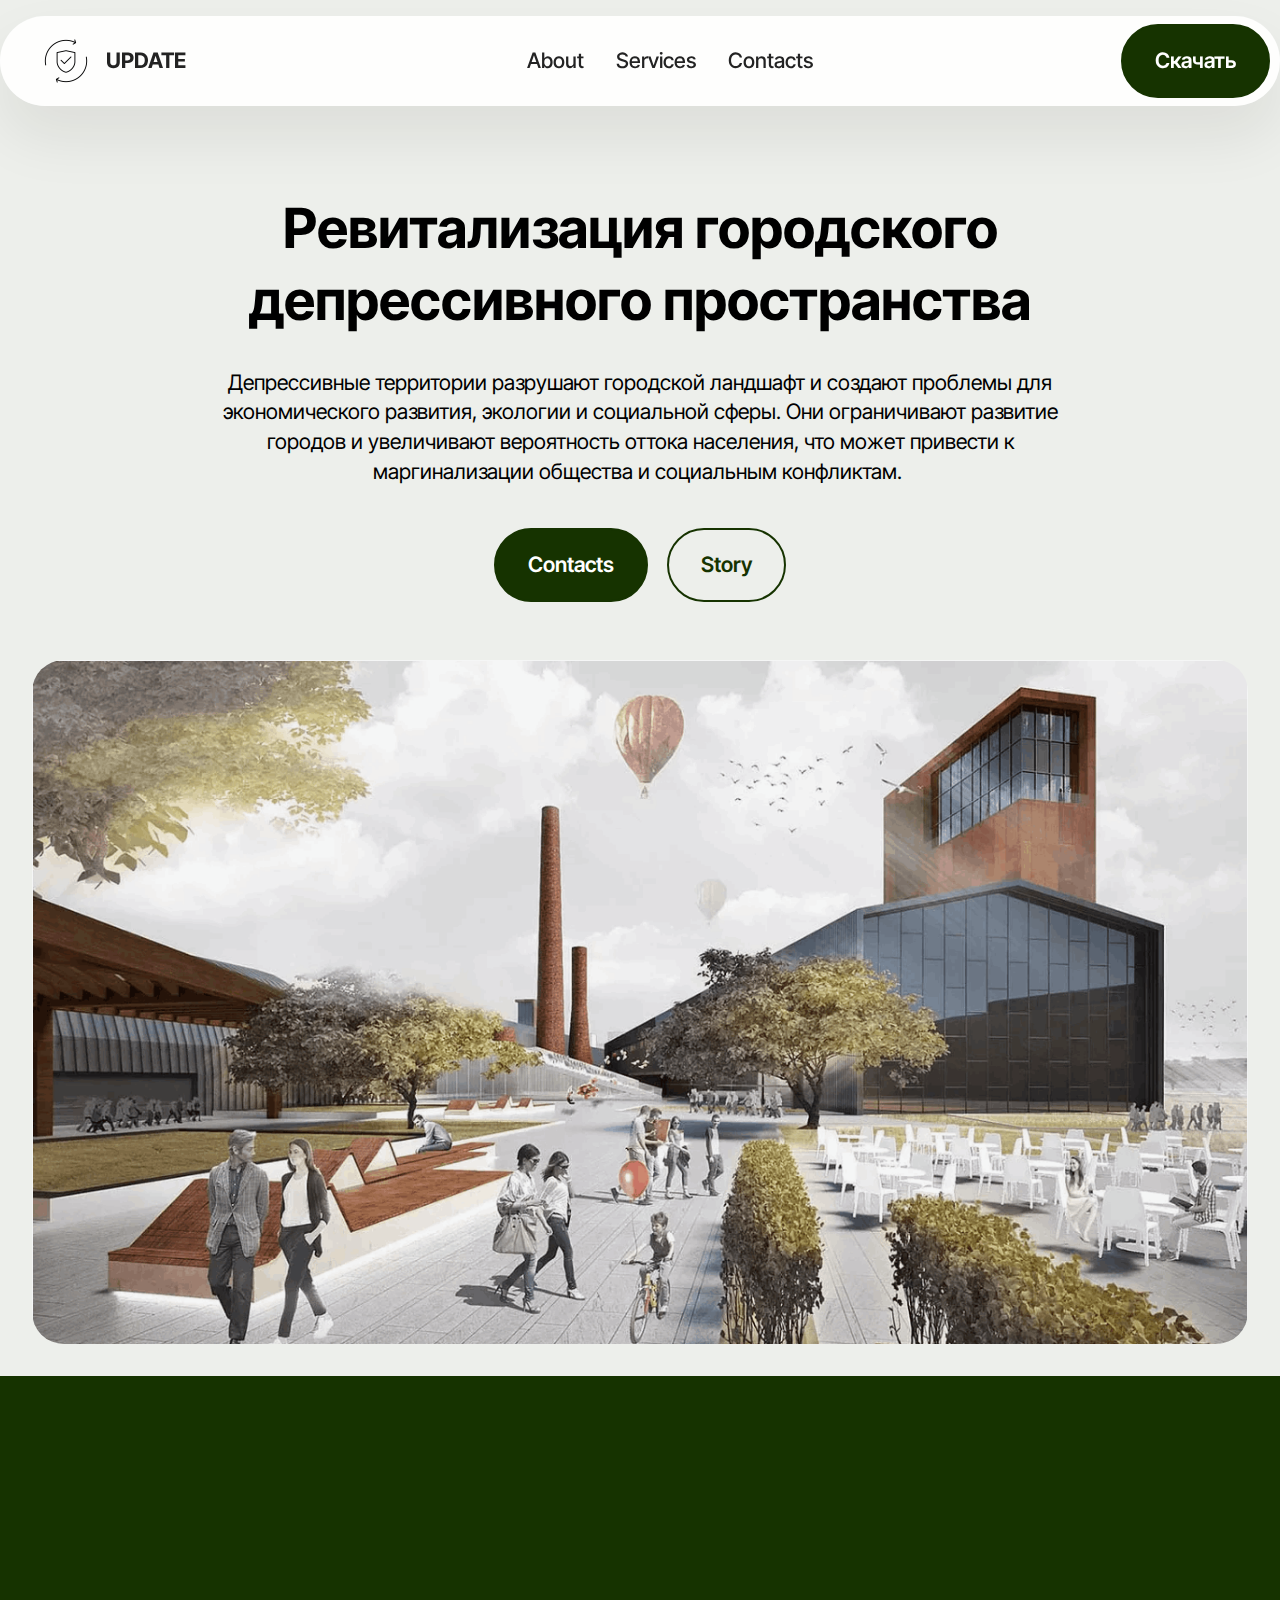
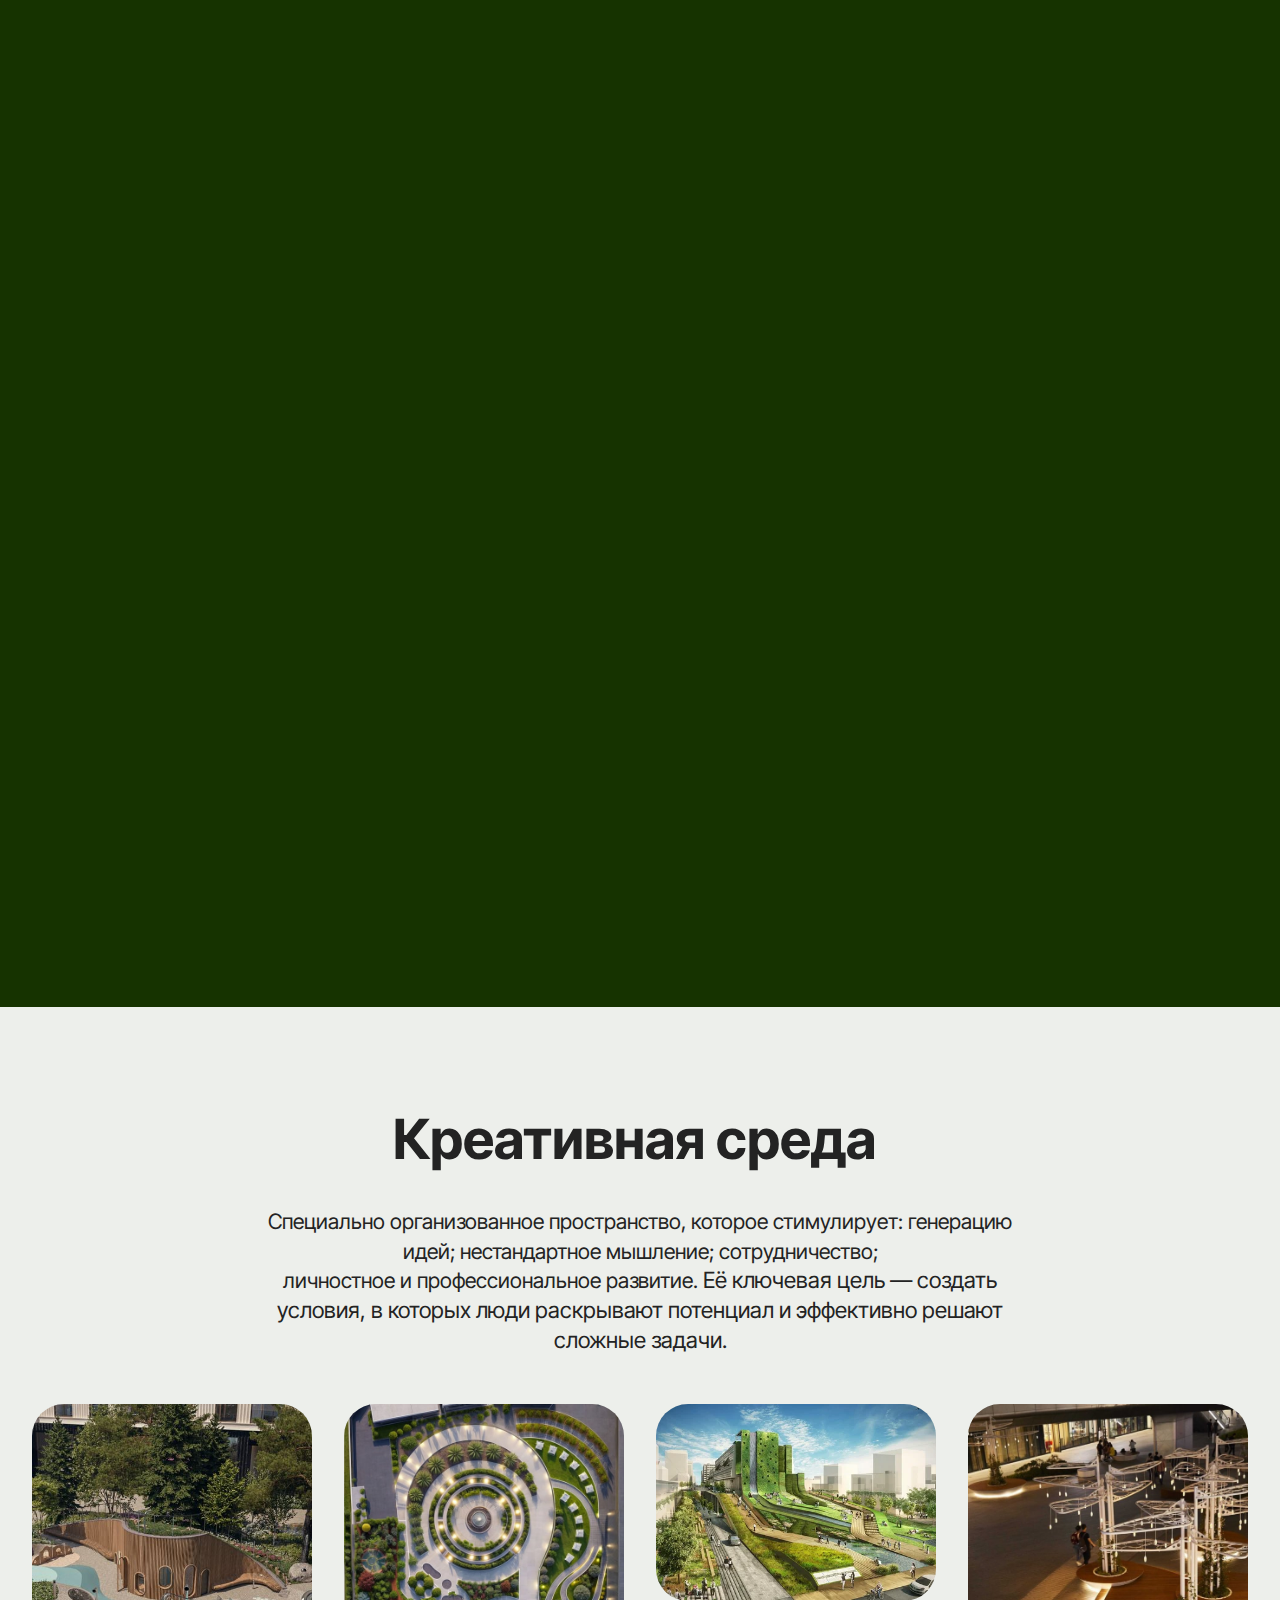
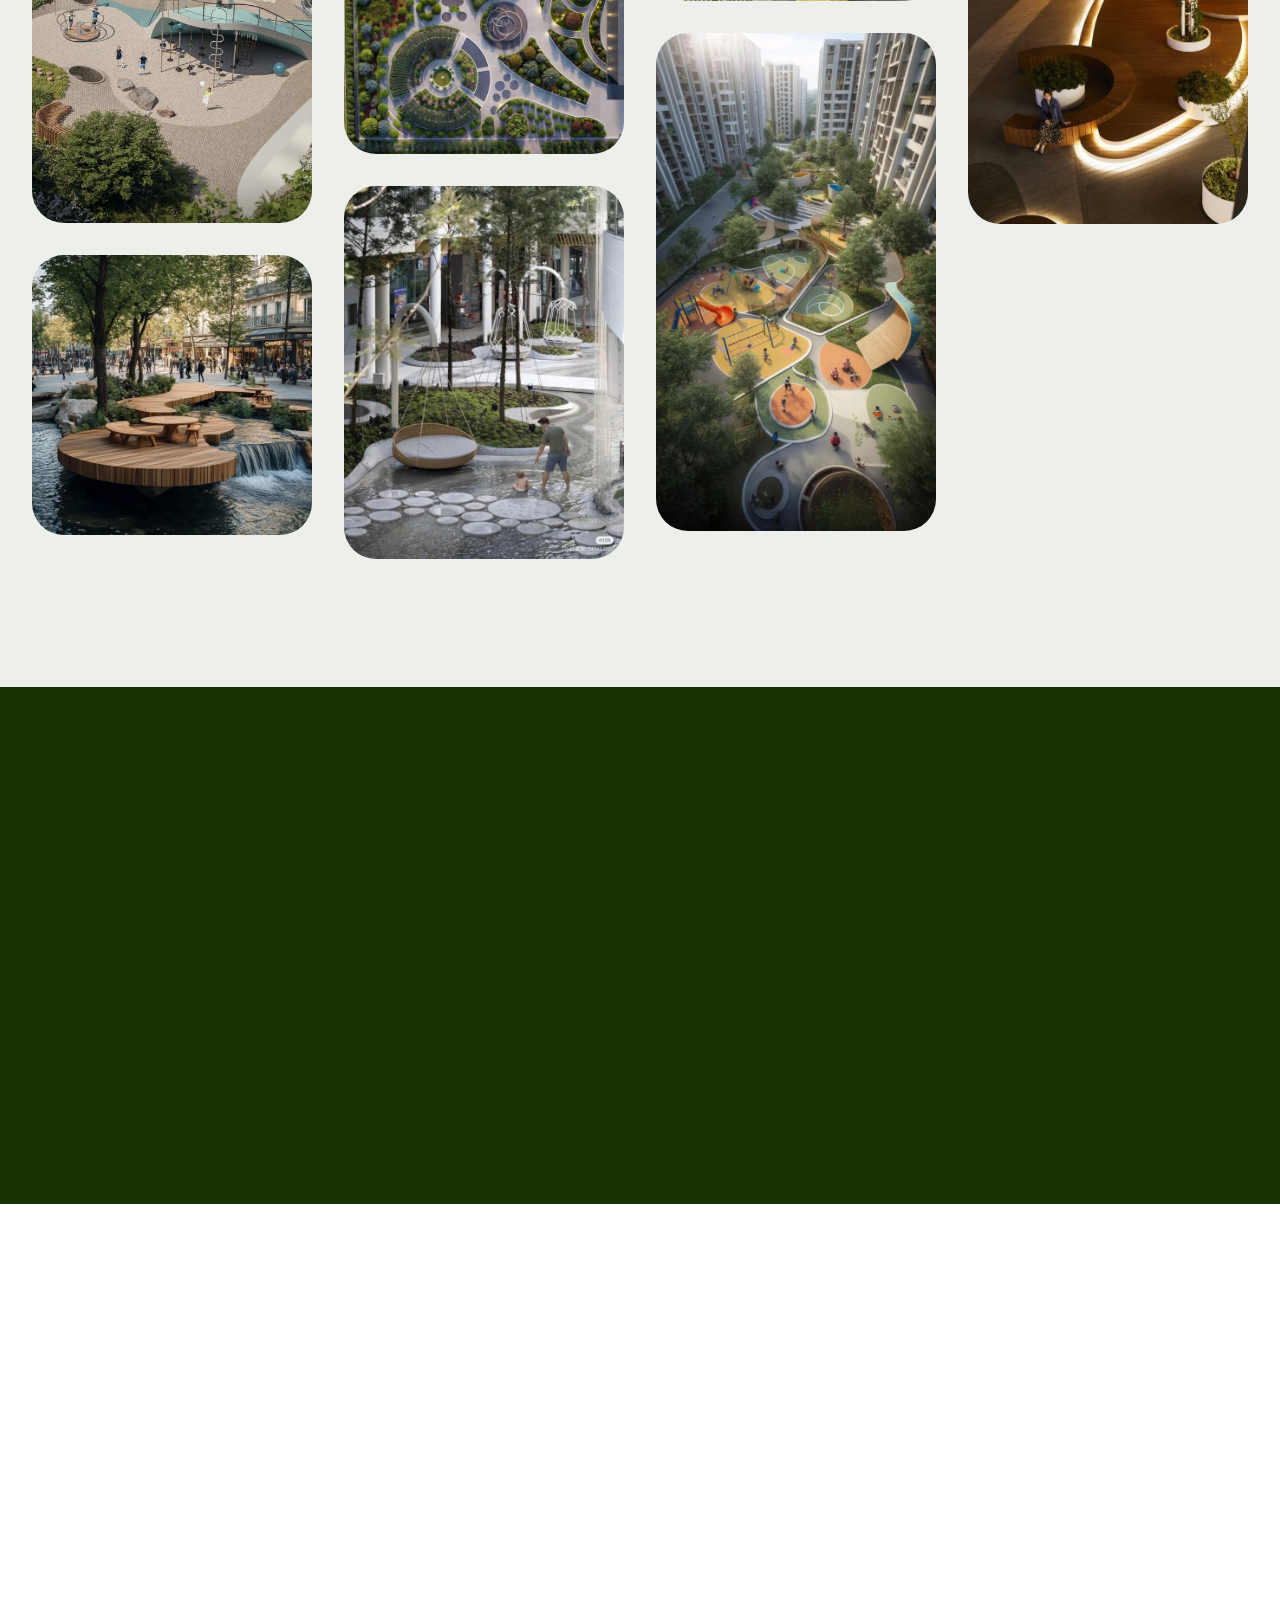
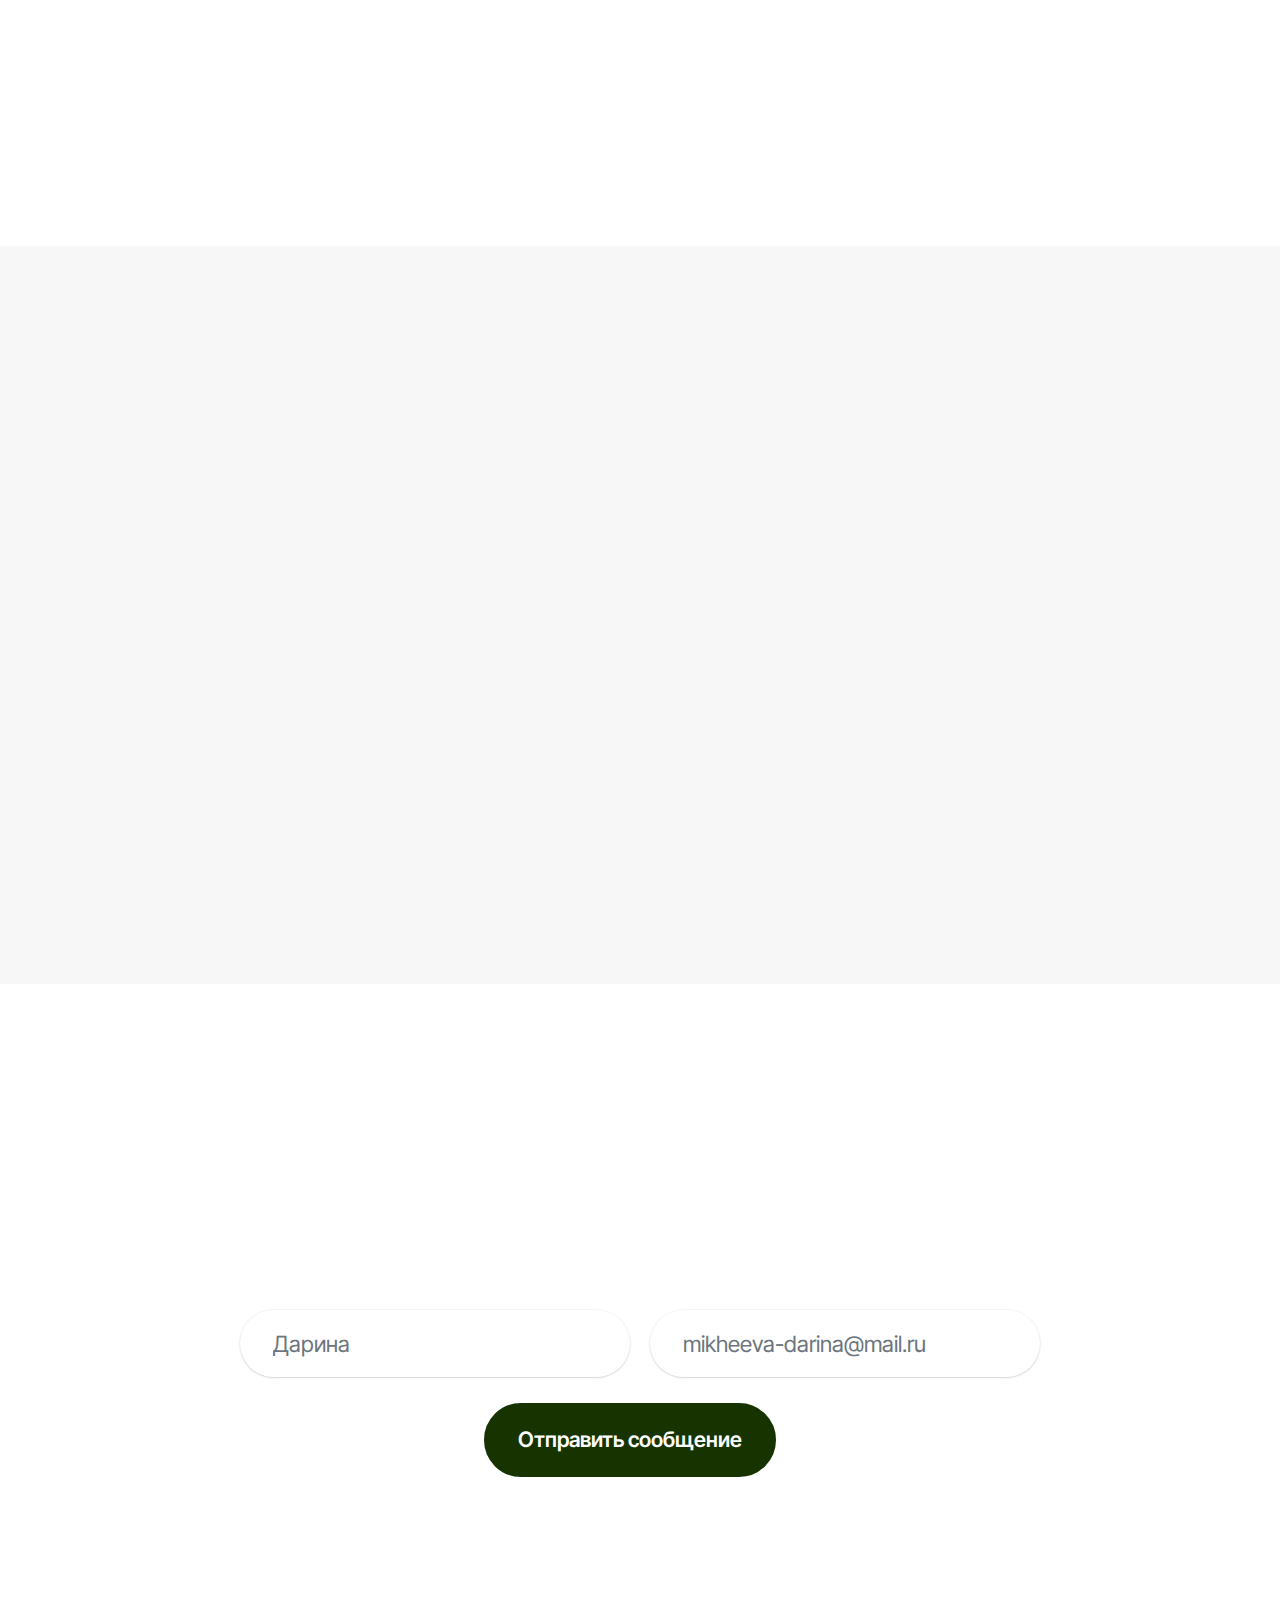
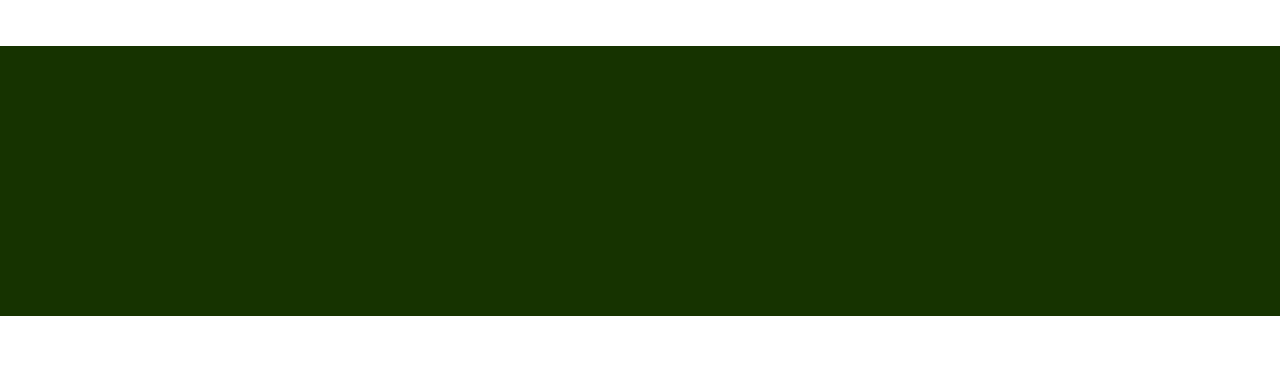
<file: index.html>
<!DOCTYPE html>
<html  >
<head>
  <!-- Site made with Mobirise Website Builder v6.1.4, https://mobirise.com -->
  <meta charset="UTF-8">
  <meta http-equiv="X-UA-Compatible" content="IE=edge">
  <meta name="generator" content="Mobirise v6.1.4, mobirise.com">
  <meta name="viewport" content="width=device-width, initial-scale=1, minimum-scale=1">
  <link rel="shortcut icon" href="assets/images/security-system-10692663-96x96.png" type="image/x-icon">
  <meta name="description" content="">
  
  
  <title>Home</title>
  <link rel="stylesheet" href="assets/web/assets/mobirise-icons2/mobirise2.css">
  <link rel="stylesheet" href="assets/bootstrap/css/bootstrap.min.css">
  <link rel="stylesheet" href="assets/animatecss/animate.css">
  <link rel="stylesheet" href="assets/dropdown/css/style.css">
  <link rel="stylesheet" href="assets/socicon/css/styles.css">
  <link rel="stylesheet" href="assets/theme/css/style.css">
  <link rel="stylesheet" href="assets/gallery/style.css">
  <link rel="preload" href="https://fonts.googleapis.com/css?family=Inter+Tight:100,200,300,400,500,600,700,800,900,100i,200i,300i,400i,500i,600i,700i,800i,900i&display=swap" as="style" onload="this.onload=null;this.rel='stylesheet'">
  <noscript><link rel="stylesheet" href="https://fonts.googleapis.com/css?family=Inter+Tight:100,200,300,400,500,600,700,800,900,100i,200i,300i,400i,500i,600i,700i,800i,900i&display=swap"></noscript>
  <link rel="preload" as="style" href="assets/mobirise/css/mbr-additional.css?v=z34BHp"><link rel="stylesheet" href="assets/mobirise/css/mbr-additional.css?v=z34BHp" type="text/css">

  
  
  
</head>
<body>
  
  <section data-bs-version="5.1" class="menu menu2 cid-tJS6tZXiPa" once="menu" id="menu02-0">
	

	<nav class="navbar navbar-dropdown navbar-fixed-top navbar-expand-lg">
		<div class="container">
			<div class="navbar-brand">
				<span class="navbar-logo">
					<a href="https://mobirise.com">
						<img src="assets/images/security-system-10692663-96x96.png" alt="Mobirise Website Builder" style="height: 3rem;">
					</a>
				</span>
				<span class="navbar-caption-wrap"><a class="navbar-caption text-black text-primary display-4" href="index.html#header05-1">UPDATE</a></span>
			</div>
			<button class="navbar-toggler" type="button" data-toggle="collapse" data-bs-toggle="collapse" data-target="#navbarSupportedContent" data-bs-target="#navbarSupportedContent" aria-controls="navbarNavAltMarkup" aria-expanded="false" aria-label="Toggle navigation">
				<div class="hamburger">
					<span></span>
					<span></span>
					<span></span>
					<span></span>
				</div>
			</button>
			<div class="collapse navbar-collapse" id="navbarSupportedContent">
				<ul class="navbar-nav nav-dropdown" data-app-modern-menu="true"><li class="nav-item">
						<a class="nav-link link text-black text-primary display-4" href="index.html#header01-7">About</a>
					</li>
					<li class="nav-item">
						<a class="nav-link link text-black text-primary display-4" href="index.html#features04-w" aria-expanded="false">Services</a>
					</li>
					<li class="nav-item">
						<a class="nav-link link text-black text-primary display-4" href="index.html#contacts02-9">Contacts</a>
					</li></ul>
				
				<div class="navbar-buttons mbr-section-btn"><a class="btn btn-primary display-4" href="assets/files/-....219-04.pdf">Скачать</a></div>
			</div>
		</div>
	</nav>
</section>

<section data-bs-version="5.1" class="header5 cid-tJS6uM4N87" id="header05-1">
	

	
	
	<div class="topbg"></div>
	<div class="align-center container">
		<div class="row justify-content-center">
			<div class="col-md-12 col-lg-9">
				<h1 class="mbr-section-title mbr-fonts-style mb-4 display-2"><strong>Ревитализация городского депрессивного пространства</strong></h1>
				<p class="mbr-text mbr-fonts-style mb-4 display-7">Депрессивные территории разрушают городской ландшафт и создают проблемы для экономического развития, экологии и социальной сферы. Они ограничивают развитие городов и увеличивают вероятность оттока населения, что может привести к маргинализации общества и социальным конфликтам.&nbsp;</p>
				<div class="mbr-section-btn mt-3"><a class="btn btn-primary display-7" href="index.html#form02-6">Contacts</a> <a class="btn btn-primary-outline display-7" href="index.html#gallery02-v">Story</a></div>
			</div>
		</div>
		<div class="row mt-5 justify-content-center">
			<div class="col-12 col-lg-12">
				<img src="assets/images/screenshot-1-1302x733.png" alt="Mobirise Website Builder" title="">
			</div>
		</div>
	</div>
</section>

<section data-bs-version="5.1" class="features4 cid-tMlEXTHLbS" id="features04-w">
	
	
	<div class="container">
		<div class="row justify-content-center">
			<div class="col-12 content-head">
				<div class="mbr-section-head mb-5">
					<h4 class="mbr-section-title mbr-fonts-style align-center mb-0 display-2"><strong>Создание креативной среды&nbsp; малых городах</strong></h4>
					<h5 class="mbr-section-subtitle mbr-fonts-style align-center mb-0 mt-4 display-7">Создание креативной среды в малых городах играет ключевую роль в их социально-экономическом развитии, улучшении качества жизни населения и сохранении культурного наследия. Это направление становится драйвером роста, позволяя преодолеть такие проблемы, как отток населения, слабую инфраструктуру и недостаток условий для самореализации.&nbsp;</h5>
					
				</div>
			</div>
		</div>
		<div class="row">
			<div class="item features-image col-12 col-md-6 col-lg-4">
				<div class="item-wrapper">
					<div class="item-img">
						<img src="assets/images/19595b786218926201d9a7af394b8558-815x544.jpg" alt="Mobirise Website Builder">
					</div>
					<div class="item-content">
						<h5 class="item-title mbr-fonts-style display-5"><strong>Проблемы&nbsp; деградирующей среды города</strong></h5>
						
						<p class="mbr-text mbr-fonts-style display-7">
							Основные проблемы деградации среды</p>
						<div class="mbr-section-btn item-footer"><a href="" class="btn item-btn btn-primary display-7">Читать</a></div>
					</div>

				</div>
			</div>
			<div class="item features-image col-12 col-md-6 col-lg-4">
				<div class="item-wrapper">
					<div class="item-img">
						<img src="assets/images/a98f88fb78ff76776d2c264c396da5a7-815x543.jpg" alt="Mobirise Website Builder">
					</div>
					<div class="item-content">
						<h5 class="item-title mbr-fonts-style display-5">
							<strong>Виновники</strong></h5>
						
						<p class="mbr-text mbr-fonts-style display-7">Бездействие жителей и городской администрации</p>
						<div class="mbr-section-btn item-footer"><a href="" class="btn item-btn btn-primary display-7">Читать</a></div>
					</div>
				</div>
			</div>
			<div class="item features-image col-12 col-md-6 col-lg-4">
				<div class="item-wrapper">
					<div class="item-img">
						<img src="assets/images/i.webp" alt="Mobirise Website Builder">
					</div>
					<div class="item-content">
						<h5 class="item-title mbr-fonts-style display-5">
							<strong>Жертвы</strong></h5>
						
						<p class="mbr-text mbr-fonts-style display-7">
							Жители города<br>
						</p>
						<div class="mbr-section-btn item-footer"><a href="page1.html" class="btn item-btn btn-primary display-7" target="_blank">Читать</a></div>
					</div>
				</div>
			</div>
		</div>
	</div>
</section>

<section data-bs-version="5.1" class="gallery1 mbr-gallery cid-tMlDYtQ5fF" id="gallery02-v">
    

    
    

    <div class="container-fluid">
        <div class="row justify-content-center">
            <div class="col-12 content-head">
                <div class="mbr-section-head mb-5">
                    <h3 class="mbr-section-title mbr-fonts-style align-center m-0 display-2"><strong>Креативная среда&nbsp;</strong></h3>
                    <h4 class="mbr-section-subtitle mbr-fonts-style align-center mb-0 mt-4 display-7">Специально организованное пространство, которое стимулирует: генерацию идей; нестандартное мышление; сотрудничество;<div>личностное и профессиональное развитие.&nbsp;<span style="font-size: 1.4rem;">Её ключевая цель — создать условия, в которых люди раскрывают потенциал и эффективно решают сложные задачи.</span></div><div>
</div><div>
</div><div>
</div><div>
</div></h4>
                </div>
            </div>
        </div>
        <div class="row mbr-gallery mbr-masonry" data-masonry="{&quot;percentPosition&quot;: true }">
            <div class="col-12 col-md-6 col-lg-3 item gallery-image">
                <div class="item-wrapper" data-toggle="modal" data-bs-toggle="modal" data-target="#v2LRuOi6Re-modal" data-bs-target="#v2LRuOi6Re-modal">
                    <img class="w-100" src="assets/images/4e91b4edb10927af55269f5c671b26c9-474x710.jpg" alt="Mobirise Website Builder" data-slide-to="0" data-bs-slide-to="0" data-target="#lb-v2LRuOi6Re" data-bs-target="#lb-v2LRuOi6Re">
                    <div class="icon-wrapper">
                        <span class="mobi-mbri mobi-mbri-search mbr-iconfont mbr-iconfont-btn"></span>
                    </div>
                </div>
                
            </div>
            <div class="col-12 col-md-6 col-lg-3 item gallery-image">
                <div class="item-wrapper" data-toggle="modal" data-bs-toggle="modal" data-target="#v2LRuOi6Re-modal" data-bs-target="#v2LRuOi6Re-modal">
                    <img class="w-100" src="assets/images/555d0a09bf047ba14460a81af3965af7-646x808.jpg" alt="Mobirise Website Builder" data-slide-to="1" data-bs-slide-to="1" data-target="#lb-v2LRuOi6Re" data-bs-target="#lb-v2LRuOi6Re">
                    <div class="icon-wrapper">
                        <span class="mobi-mbri mobi-mbri-search mbr-iconfont mbr-iconfont-btn"></span>
                    </div>
                </div>
                
            </div>
            <div class="col-12 col-md-6 col-lg-3 item gallery-image">
                <div class="item-wrapper" data-toggle="modal" data-bs-toggle="modal" data-target="#v2LRuOi6Re-modal" data-bs-target="#v2LRuOi6Re-modal">
                    <img class="w-100" src="assets/images/i-1.webp" alt="Mobirise Website Builder" data-slide-to="2" data-bs-slide-to="2" data-target="#lb-v2LRuOi6Re" data-bs-target="#lb-v2LRuOi6Re">
                    <div class="icon-wrapper">
                        <span class="mobi-mbri mobi-mbri-search mbr-iconfont mbr-iconfont-btn"></span>
                    </div>
                </div>
                
            </div>
            <div class="col-12 col-md-6 col-lg-3 item gallery-image">
                <div class="item-wrapper" data-toggle="modal" data-bs-toggle="modal" data-target="#v2LRuOi6Re-modal" data-bs-target="#v2LRuOi6Re-modal">
                    <img class="w-100" src="assets/images/0f9436bb54c86ec8f4fa2468411663f8-646x969.jpg" alt="Mobirise Website Builder" data-slide-to="3" data-bs-slide-to="3" data-target="#lb-v2LRuOi6Re" data-bs-target="#lb-v2LRuOi6Re">
                    <div class="icon-wrapper">
                        <span class="mobi-mbri mobi-mbri-search mbr-iconfont mbr-iconfont-btn"></span>
                    </div>
                </div>
                
            </div>
            <div class="col-12 col-md-6 col-lg-3 item gallery-image">
                <div class="item-wrapper" data-toggle="modal" data-bs-toggle="modal" data-target="#v2LRuOi6Re-modal" data-bs-target="#v2LRuOi6Re-modal">
                    <img class="w-100" src="assets/images/e6f746594a1bb5fff67242464c53c519-646x1148.jpg" alt="Mobirise Website Builder" data-slide-to="4" data-bs-slide-to="4" data-target="#lb-v2LRuOi6Re" data-bs-target="#lb-v2LRuOi6Re">
                    <div class="icon-wrapper">
                        <span class="mobi-mbri mobi-mbri-search mbr-iconfont mbr-iconfont-btn"></span>
                    </div>
                </div>
                
            </div>
            <div class="col-12 col-md-6 col-lg-3 item gallery-image">
                <div class="item-wrapper" data-toggle="modal" data-bs-toggle="modal" data-target="#v2LRuOi6Re-modal" data-bs-target="#v2LRuOi6Re-modal">
                    <img class="w-100" src="assets/images/3dee207e9e81c454b5b8af460e1ce940-646x861.jpg" alt="Mobirise Website Builder" data-slide-to="5" data-bs-slide-to="5" data-target="#lb-v2LRuOi6Re" data-bs-target="#lb-v2LRuOi6Re">
                    <div class="icon-wrapper">
                        <span class="mobi-mbri mobi-mbri-search mbr-iconfont mbr-iconfont-btn"></span>
                    </div>
                </div>
                
            </div>
            <div class="col-12 col-md-6 col-lg-3 item gallery-image">
                <div class="item-wrapper" data-toggle="modal" data-bs-toggle="modal" data-target="#v2LRuOi6Re-modal" data-bs-target="#v2LRuOi6Re-modal">
                    <img class="w-100" src="assets/images/5139c801e707056d4cfce8c11c20a9fa-646x646.jpg" alt="Mobirise Website Builder" data-slide-to="6" data-bs-slide-to="6" data-target="#lb-v2LRuOi6Re" data-bs-target="#lb-v2LRuOi6Re">
                    <div class="icon-wrapper">
                        <span class="mobi-mbri mobi-mbri-search mbr-iconfont mbr-iconfont-btn"></span>
                    </div>
                </div>
                
            </div>
        </div>

        <div class="modal mbr-slider" tabindex="-1" role="dialog" aria-hidden="true" id="v2LRuOi6Re-modal">
            <div class="modal-dialog" role="document">
                <div class="modal-content">
                    <div class="modal-body">
                        <div class="carousel slide" id="lb-v2LRuOi6Re" data-interval="5000" data-bs-interval="5000">
                            <div class="carousel-inner">
                                <div class="carousel-item active">
                                    <img class="d-block w-100" src="assets/images/4e91b4edb10927af55269f5c671b26c9-474x710.jpg" alt="Mobirise Website Builder">
                                </div>
                                <div class="carousel-item">
                                    <img class="d-block w-100" src="assets/images/555d0a09bf047ba14460a81af3965af7-646x808.jpg" alt="Mobirise Website Builder">
                                </div>
                                <div class="carousel-item">
                                    <img class="d-block w-100" src="assets/images/i-1.webp" alt="Mobirise Website Builder">
                                </div>
                                <div class="carousel-item">
                                    <img class="d-block w-100" src="assets/images/0f9436bb54c86ec8f4fa2468411663f8-646x969.jpg" alt="Mobirise Website Builder">
                                </div>
                                <div class="carousel-item">
                                    <img class="d-block w-100" src="assets/images/e6f746594a1bb5fff67242464c53c519-646x1148.jpg" alt="Mobirise Website Builder">
                                </div>
                                <div class="carousel-item">
                                    <img class="d-block w-100" src="assets/images/3dee207e9e81c454b5b8af460e1ce940-646x861.jpg" alt="Mobirise Website Builder">
                                </div>
                                <div class="carousel-item">
                                    <img class="d-block w-100" src="assets/images/5139c801e707056d4cfce8c11c20a9fa-646x646.jpg" alt="Mobirise Website Builder">
                                </div>
                            </div>
                            <ol class="carousel-indicators">
                                <li data-slide-to="0" data-bs-slide-to="0" class="active" data-target="#lb-v2LRuOi6Re" data-bs-target="#lb-v2LRuOi6Re"></li>
                                <li data-slide-to="1" data-bs-slide-to="1" data-target="#lb-v2LRuOi6Re" data-bs-target="#lb-v2LRuOi6Re"></li>
                                <li data-slide-to="2" data-bs-slide-to="2" data-target="#lb-v2LRuOi6Re" data-bs-target="#lb-v2LRuOi6Re"></li>
                                <li data-slide-to="3" data-bs-slide-to="3" data-target="#lb-v2LRuOi6Re" data-bs-target="#lb-v2LRuOi6Re"></li>
                                <li data-slide-to="4" data-bs-slide-to="4" data-target="#lb-v2LRuOi6Re" data-bs-target="#lb-v2LRuOi6Re"></li>
                                <li data-slide-to="5" data-bs-slide-to="5" data-target="#lb-v2LRuOi6Re" data-bs-target="#lb-v2LRuOi6Re"></li>
                                <li data-slide-to="6" data-bs-slide-to="6" data-target="#lb-v2LRuOi6Re" data-bs-target="#lb-v2LRuOi6Re"></li>
                            </ol>
                            <a role="button" href="" class="close" data-dismiss="modal" data-bs-dismiss="modal" aria-label="Close">
                            </a>
                            <a class="carousel-control-prev carousel-control" role="button" data-slide="prev" data-bs-slide="prev" href="#lb-v2LRuOi6Re">
                                <span class="mobi-mbri mobi-mbri-arrow-prev" aria-hidden="true"></span>
                                <span class="sr-only visually-hidden">Previous</span>
                            </a>
                            <a class="carousel-control-next carousel-control" role="button" data-slide="next" data-bs-slide="next" href="#lb-v2LRuOi6Re">
                                <span class="mobi-mbri mobi-mbri-arrow-next" aria-hidden="true"></span>
                                <span class="sr-only visually-hidden">Next</span>
                            </a>
                        </div>
                    </div>
                </div>
            </div>
        </div>
    </div>
</section>

<section data-bs-version="5.1" class="header09 cid-tLAX5BnXkJ" id="header09-q">
	
	
	<div class="container">
		<div class="row">
			<div class="content-wrap col-12 col-md-8">
				<h1 class="mbr-section-title mbr-fonts-style mbr-white mb-4 display-1"><strong>Сделай шаг, начни жить в городе мечты</strong></h1>
				
				<p class="mbr-fonts-style mbr-text mbr-white mb-4 display-7">Что мы можем сделать прямо сейчас?&nbsp;</p>
				<div class="mbr-section-btn"><a class="btn btn-white-outline display-7" href="https://mobiri.se">Читать</a></div>
			</div>
		</div>
	</div>
</section>

<section data-bs-version="5.1" class="header1 cid-tJS9vXDdRK" id="header01-7">
	

	
	

	<div class="container">
		<div class="row justify-content-center">
			<div class="col-12 col-md-12 col-lg-7 image-wrapper">
				<img class="w-100" src="assets/images/100088656-10159140519043274-9055853821091119104-n-1476x954.jpg" alt="Mobirise Website Builder">
			</div>
			<div class="col-12 col-lg col-md-12">
				<div class="text-wrapper align-left">
					<h1 class="mbr-section-title mbr-fonts-style mb-4 display-2"><strong>О проекте</strong></h1>
					<p class="mbr-text mbr-fonts-style mb-4 display-7">
						Миссия: изучить деградирующие территорий, выявить приемы ревитализации, которые помогут в создании устойчивых экосистем через интеграцию передовых технологий, научного подхода и общественного участия.</p>
					<div class="mbr-section-btn mt-3"><a class="btn btn-primary display-7" href="https://mobiri.se">Start now</a></div>
				</div>
			</div>
		</div>
	</div>
</section>

<section data-bs-version="5.1" class="features15 cid-tLek7gQhG7" id="features015-m">
	

	
	
	<div class="container">
		<div class="mbr-section-head mb-5">
			<h4 class="mbr-section-title mbr-fonts-style align-center mb-0 display-2"><strong>Средства ревитализации</strong></h4>
			
		  </div>
		<div class="row justify-content-center">
			<div class="item features-without-image col-12 col-lg-4">
				<div class="item-wrapper">
					<div class="img-wrapper">
						<img src="assets/images/eco-bulb-12652691-179x179.png" alt="Mobirise Website Builder">
					</div>
					<div class="card-box">
						<h4 class="card-title mbr-fonts-style mb-3 display-5">
							<strong>Код-города</strong></h4>
						<h5 class="card-text mbr-fonts-style display-7">Набор уникальных черт (история, архитектура, традиции), определяющих «характер» места.</h5>
					</div>
				</div>
			</div>
			<div class="item features-without-image col-12 col-lg-4">
				<div class="item-wrapper">
					<div class="img-wrapper">
						<img src="assets/images/city-8324273-179x179.png" alt="Mobirise Website Builder">
					</div>
					<div class="card-box">
						<h4 class="card-title mbr-fonts-style mb-3 display-5">
							<strong>Создание мест притяжения</strong></h4>
						<h5 class="card-text mbr-fonts-style display-7">Общественное пространство, которое регулярно собирает людей для досуга, работы, общения или культурного опыта. Такие локации формируют «лицо» города и повышают качество городской среды.<br><br></h5>
					</div>
				</div>
			</div>
			<div class="item features-without-image col-12 col-lg-4">
				<div class="item-wrapper">
					<div class="img-wrapper">
						<img src="assets/images/house-3107531-179x179.png" alt="Mobirise Website Builder">
					</div>
					<div class="card-box">
						<h4 class="card-title mbr-fonts-style mb-3 display-5">
							<strong>Нахождение новых функций у территории</strong></h4>
						<h5 class="card-text mbr-fonts-style display-7">Выявления скрытых возможностей пространства с целью повышения его ценности и полезности для горожан, бизнеса и города в целом.</h5>
					</div>
				</div>
			</div>
		</div>
	</div>
</section>

<section data-bs-version="5.1" class="form5 cid-tJS9pBcTSa" id="form02-6">
    
    
    <div class="container">
        <div class="mbr-section-head mb-5">
            <h3 class="mbr-section-title mbr-fonts-style align-center mb-0 display-2"><strong>Контактная форма</strong></h3>
            <h4 class="mbr-section-subtitle mbr-fonts-style align-center mb-0 mt-4 display-7">Вы можете поделится своими предложения и мыслями по поводу данной темы.</h4>
        </div>
        <div class="row justify-content-center mt-4">
            <div class="col-lg-8 mx-auto mbr-form" data-form-type="formoid">
                <form action="https://mobirise.eu/" method="POST" class="mbr-form form-with-styler" data-form-title="Form Name"><input type="hidden" name="email" data-form-email="true" value="NlXz4tbd8OalfLafjGABjT25ivg02KW5h3t0CDPgdeUtUFBGVBXqXqIr4I14rYDqlT7bMNx+B1uqO87ZjncrvZ4PAcLJ0+5/u6OeRhplSxGvM3rP/qW7Srq7RoPV7HwG">
                    <div class="row">
                        <div hidden="hidden" data-form-alert="" class="alert alert-success col-12">Thanks for filling out the form!</div>
                        <div hidden="hidden" data-form-alert-danger="" class="alert alert-danger col-12">
                            Oops...! some problem!
                        </div>
                    </div>
                    <div class="dragArea row">
                        <div class="col-md col-sm-12 form-group mb-3" data-for="name">
                            <input type="text" name="name" placeholder="Дарина" data-form-field="name" class="form-control" value="" id="name-form02-6">
                        </div>
                        <div class="col-md col-sm-12 form-group mb-3" data-for="email">
                            <input type="email" name="email" placeholder="mikheeva-darina@mail.ru" data-form-field="email" class="form-control" value="" id="email-form02-6">
                        </div>
                        
                        
                        <div class="col-lg-12 col-md-12 col-sm-12 align-center mbr-section-btn"><button type="submit" class="btn btn-primary display-7">Отправить сообщение</button></div>
                    </div>
                </form>
            </div>
        </div>
    </div>
</section>

<section data-bs-version="5.1" class="footer1 programm5 cid-tJS9NNcTLZ" once="footers" id="footer03-8">

        

    

    <div class="container">
        <div class="row">

            

            <div class="col-12">
                
            </div>
            <div class="col-12 mt-5">
                <p class="mbr-fonts-style copyright display-7">2025</p>
            </div>
        </div>
    </div>
</section><section class="display-7" style="padding: 0;align-items: center;justify-content: center;flex-wrap: wrap;    align-content: center;display: flex;position: relative;height: 4rem;"><a href="https://mobiri.se/" style="flex: 1 1;height: 4rem;position: absolute;width: 100%;z-index: 1;"><img alt="" style="height: 4rem;" src="[data-uri]"></a><p style="margin: 0;text-align: center;" class="display-7">&#8204;</p><a style="z-index:1" href="https://mobirise.com/builder/ai-website-builder.html">AI Website Builder</a></section><script src="assets/bootstrap/js/bootstrap.bundle.min.js"></script>  <script src="assets/smoothscroll/smooth-scroll.js"></script>  <script src="assets/ytplayer/index.js"></script>  <script src="assets/dropdown/js/navbar-dropdown.js"></script>  <script src="assets/masonry/masonry.pkgd.min.js"></script>  <script src="assets/imagesloaded/imagesloaded.pkgd.min.js"></script>  <script src="assets/theme/js/script.js"></script>  <script src="assets/gallery/player.min.js"></script>  <script src="assets/gallery/script.js"></script>  <script src="assets/formoid/formoid.min.js"></script>  
  
  
  <input name="animation" type="hidden">
  </body>
</html>
</file>
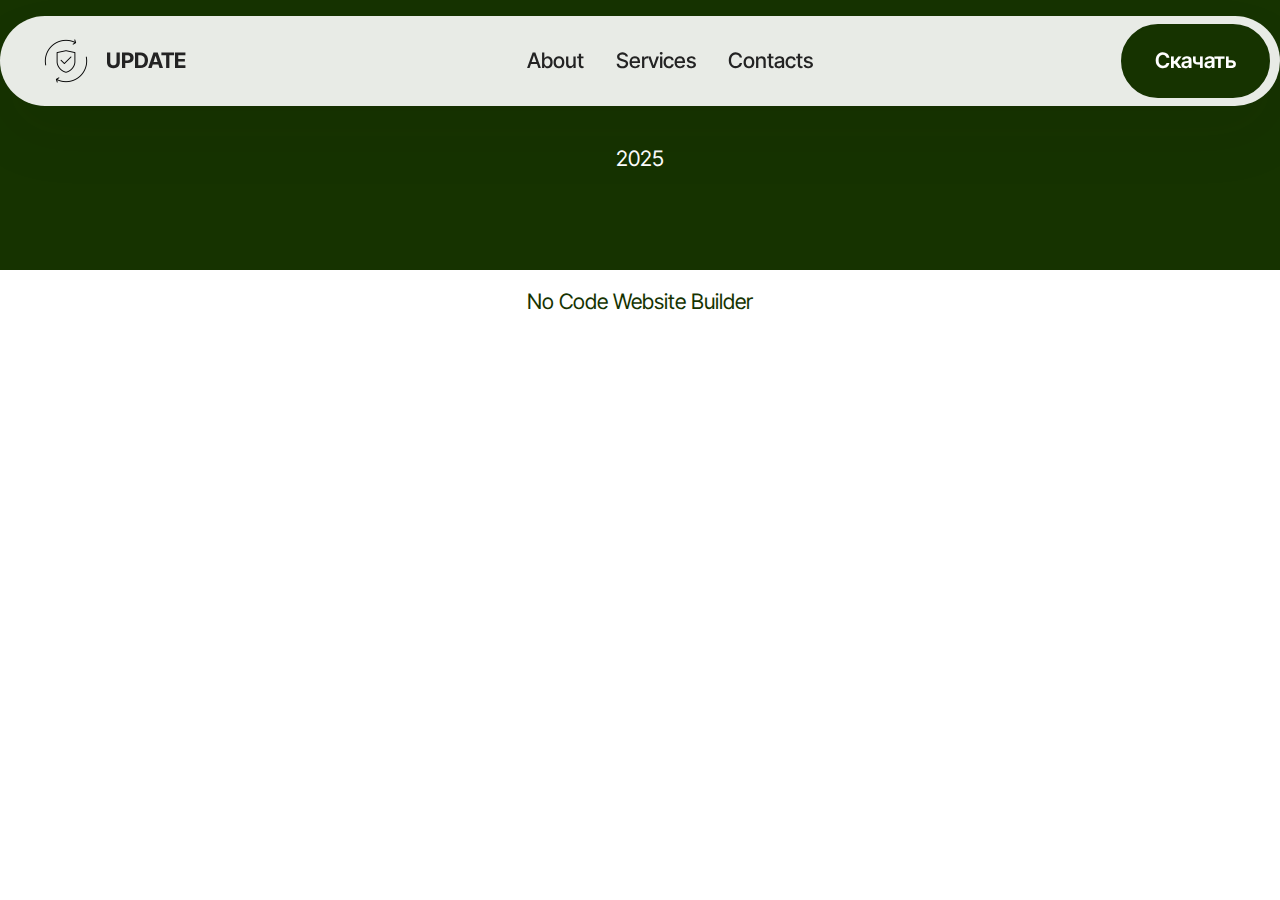
<file: page1.html>
<!DOCTYPE html>
<html  >
<head>
  <!-- Site made with Mobirise Website Builder v6.1.4, https://mobirise.com -->
  <meta charset="UTF-8">
  <meta http-equiv="X-UA-Compatible" content="IE=edge">
  <meta name="generator" content="Mobirise v6.1.4, mobirise.com">
  <meta name="viewport" content="width=device-width, initial-scale=1, minimum-scale=1">
  <link rel="shortcut icon" href="assets/images/security-system-10692663-96x96.png" type="image/x-icon">
  <meta name="description" content="">
  
  
  <title>Page 1</title>
  <link rel="stylesheet" href="assets/web/assets/mobirise-icons2/mobirise2.css">
  <link rel="stylesheet" href="assets/bootstrap/css/bootstrap.min.css">
  <link rel="stylesheet" href="assets/animatecss/animate.css">
  <link rel="stylesheet" href="assets/dropdown/css/style.css">
  <link rel="stylesheet" href="assets/socicon/css/styles.css">
  <link rel="stylesheet" href="assets/theme/css/style.css">
  <link rel="preload" href="https://fonts.googleapis.com/css?family=Inter+Tight:100,200,300,400,500,600,700,800,900,100i,200i,300i,400i,500i,600i,700i,800i,900i&display=swap" as="style" onload="this.onload=null;this.rel='stylesheet'">
  <noscript><link rel="stylesheet" href="https://fonts.googleapis.com/css?family=Inter+Tight:100,200,300,400,500,600,700,800,900,100i,200i,300i,400i,500i,600i,700i,800i,900i&display=swap"></noscript>
  <link rel="preload" as="style" href="assets/mobirise/css/mbr-additional.css?v=easWuV"><link rel="stylesheet" href="assets/mobirise/css/mbr-additional.css?v=easWuV" type="text/css">

  
  
  
</head>
<body>
  
  <section data-bs-version="5.1" class="menu menu2 cid-tJS6tZXiPa" once="menu" id="menu02-1j">
	

	<nav class="navbar navbar-dropdown navbar-fixed-top navbar-expand-lg">
		<div class="container">
			<div class="navbar-brand">
				<span class="navbar-logo">
					<a href="https://mobirise.com">
						<img src="assets/images/security-system-10692663-96x96.png" alt="Mobirise Website Builder" style="height: 3rem;">
					</a>
				</span>
				<span class="navbar-caption-wrap"><a class="navbar-caption text-black text-primary display-4" href="index.html#header05-1">UPDATE</a></span>
			</div>
			<button class="navbar-toggler" type="button" data-toggle="collapse" data-bs-toggle="collapse" data-target="#navbarSupportedContent" data-bs-target="#navbarSupportedContent" aria-controls="navbarNavAltMarkup" aria-expanded="false" aria-label="Toggle navigation">
				<div class="hamburger">
					<span></span>
					<span></span>
					<span></span>
					<span></span>
				</div>
			</button>
			<div class="collapse navbar-collapse" id="navbarSupportedContent">
				<ul class="navbar-nav nav-dropdown" data-app-modern-menu="true"><li class="nav-item">
						<a class="nav-link link text-black text-primary display-4" href="index.html#header01-7">About</a>
					</li>
					<li class="nav-item">
						<a class="nav-link link text-black text-primary display-4" href="index.html#features04-w" aria-expanded="false">Services</a>
					</li>
					<li class="nav-item">
						<a class="nav-link link text-black text-primary display-4" href="index.html#contacts02-9">Contacts</a>
					</li></ul>
				
				<div class="navbar-buttons mbr-section-btn"><a class="btn btn-primary display-4" href="assets/files/-....219-04.pdf">Скачать</a></div>
			</div>
		</div>
	</nav>
</section>

<section data-bs-version="5.1" class="footer1 programm5 cid-tJS9NNcTLZ" once="footers" id="footer03-1k">

        

    

    <div class="container">
        <div class="row">

            

            <div class="col-12">
                
            </div>
            <div class="col-12 mt-5">
                <p class="mbr-fonts-style copyright display-7">2025</p>
            </div>
        </div>
    </div>
</section><section class="display-7" style="padding: 0;align-items: center;justify-content: center;flex-wrap: wrap;    align-content: center;display: flex;position: relative;height: 4rem;"><a href="https://mobiri.se/" style="flex: 1 1;height: 4rem;position: absolute;width: 100%;z-index: 1;"><img alt="" style="height: 4rem;" src="[data-uri]"></a><p style="margin: 0;text-align: center;" class="display-7">&#8204;</p><a style="z-index:1" href="https://mobirise.com/builder/no-code-website-builder.html">No Code Website Builder</a></section><script src="assets/bootstrap/js/bootstrap.bundle.min.js"></script>  <script src="assets/smoothscroll/smooth-scroll.js"></script>  <script src="assets/ytplayer/index.js"></script>  <script src="assets/dropdown/js/navbar-dropdown.js"></script>  <script src="assets/theme/js/script.js"></script>  
  
  
  <input name="animation" type="hidden">
  </body>
</html>
</file>
<file: assets/web/assets/mobirise-icons2/mobirise2.css>
@font-face {
  font-family: 'Moririse2';
  font-display: swap;
  src:  url('mobirise2.eot?f2bix4');
  src:  url('mobirise2.eot?f2bix4#iefix') format('embedded-opentype'),
    url('mobirise2.ttf?f2bix4') format('truetype'),
    url('mobirise2.woff?f2bix4') format('woff'),
    url('mobirise2.svg?f2bix4#mobirise2') format('svg');
  font-weight: normal;
  font-style: normal;
}

[class^="mobi-"], [class*=" mobi-"] {
  /* use !important to prevent issues with browser extensions that change fonts */
  font-family: 'Moririse2' !important;
  speak: none;
  font-style: normal;
  font-weight: normal;
  font-variant: normal;
  text-transform: none;
  line-height: 1;

  /* Better Font Rendering =========== */
  -webkit-font-smoothing: antialiased;
  -moz-osx-font-smoothing: grayscale;
}

.mobi-mbri-add-submenu:before {
  content: "\e900";
}
.mobi-mbri-alert:before {
  content: "\e901";
}
.mobi-mbri-align-center:before {
  content: "\e902";
}
.mobi-mbri-align-justify:before {
  content: "\e903";
}
.mobi-mbri-align-left:before {
  content: "\e904";
}
.mobi-mbri-align-right:before {
  content: "\e905";
}
.mobi-mbri-android:before {
  content: "\e906";
}
.mobi-mbri-apple:before {
  content: "\e907";
}
.mobi-mbri-arrow-down:before {
  content: "\e908";
}
.mobi-mbri-arrow-next:before {
  content: "\e909";
}
.mobi-mbri-arrow-prev:before {
  content: "\e90a";
}
.mobi-mbri-arrow-up:before {
  content: "\e90b";
}
.mobi-mbri-bold:before {
  content: "\e90c";
}
.mobi-mbri-bookmark:before {
  content: "\e90d";
}
.mobi-mbri-bootstrap:before {
  content: "\e90e";
}
.mobi-mbri-briefcase:before {
  content: "\e90f";
}
.mobi-mbri-browse:before {
  content: "\e910";
}
.mobi-mbri-bulleted-list:before {
  content: "\e911";
}
.mobi-mbri-calendar:before {
  content: "\e912";
}
.mobi-mbri-camera:before {
  content: "\e913";
}
.mobi-mbri-cart-add:before {
  content: "\e914";
}
.mobi-mbri-cart-full:before {
  content: "\e915";
}
.mobi-mbri-cash:before {
  content: "\e916";
}
.mobi-mbri-change-style:before {
  content: "\e917";
}
.mobi-mbri-chat:before {
  content: "\e918";
}
.mobi-mbri-clock:before {
  content: "\e919";
}
.mobi-mbri-close:before {
  content: "\e91a";
}
.mobi-mbri-cloud:before {
  content: "\e91b";
}
.mobi-mbri-code:before {
  content: "\e91c";
}
.mobi-mbri-contact-form:before {
  content: "\e91d";
}
.mobi-mbri-credit-card:before {
  content: "\e91e";
}
.mobi-mbri-cursor-click:before {
  content: "\e91f";
}
.mobi-mbri-cust-feedback:before {
  content: "\e920";
}
.mobi-mbri-database:before {
  content: "\e921";
}
.mobi-mbri-delivery:before {
  content: "\e922";
}
.mobi-mbri-desktop:before {
  content: "\e923";
}
.mobi-mbri-devices:before {
  content: "\e924";
}
.mobi-mbri-down:before {
  content: "\e925";
}
.mobi-mbri-download-2:before {
  content: "\e926";
}
.mobi-mbri-download:before {
  content: "\e927";
}
.mobi-mbri-drag-n-drop-2:before {
  content: "\e928";
}
.mobi-mbri-drag-n-drop:before {
  content: "\e929";
}
.mobi-mbri-edit-2:before {
  content: "\e92a";
}
.mobi-mbri-edit:before {
  content: "\e92b";
}
.mobi-mbri-error:before {
  content: "\e92c";
}
.mobi-mbri-extension:before {
  content: "\e92d";
}
.mobi-mbri-features:before {
  content: "\e92e";
}
.mobi-mbri-file:before {
  content: "\e92f";
}
.mobi-mbri-flag:before {
  content: "\e930";
}
.mobi-mbri-folder:before {
  content: "\e931";
}
.mobi-mbri-gift:before {
  content: "\e932";
}
.mobi-mbri-github:before {
  content: "\e933";
}
.mobi-mbri-globe-2:before {
  content: "\e934";
}
.mobi-mbri-globe:before {
  content: "\e935";
}
.mobi-mbri-growing-chart:before {
  content: "\e936";
}
.mobi-mbri-hearth:before {
  content: "\e937";
}
.mobi-mbri-help:before {
  content: "\e938";
}
.mobi-mbri-home:before {
  content: "\e939";
}
.mobi-mbri-hot-cup:before {
  content: "\e93a";
}
.mobi-mbri-idea:before {
  content: "\e93b";
}
.mobi-mbri-image-gallery:before {
  content: "\e93c";
}
.mobi-mbri-image-slider:before {
  content: "\e93d";
}
.mobi-mbri-info:before {
  content: "\e93e";
}
.mobi-mbri-italic:before {
  content: "\e93f";
}
.mobi-mbri-key:before {
  content: "\e940";
}
.mobi-mbri-laptop:before {
  content: "\e941";
}
.mobi-mbri-layers:before {
  content: "\e942";
}
.mobi-mbri-left-right:before {
  content: "\e943";
}
.mobi-mbri-left:before {
  content: "\e944";
}
.mobi-mbri-letter:before {
  content: "\e945";
}
.mobi-mbri-like:before {
  content: "\e946";
}
.mobi-mbri-link:before {
  content: "\e947";
}
.mobi-mbri-lock:before {
  content: "\e948";
}
.mobi-mbri-login:before {
  content: "\e949";
}
.mobi-mbri-logout:before {
  content: "\e94a";
}
.mobi-mbri-magic-stick:before {
  content: "\e94b";
}
.mobi-mbri-map-pin:before {
  content: "\e94c";
}
.mobi-mbri-menu:before {
  content: "\e94d";
}
.mobi-mbri-mobile-2:before {
  content: "\e94e";
}
.mobi-mbri-mobile-horizontal:before {
  content: "\e94f";
}
.mobi-mbri-mobile:before {
  content: "\e950";
}
.mobi-mbri-mobirise:before {
  content: "\e951";
}
.mobi-mbri-more-horizontal:before {
  content: "\e952";
}
.mobi-mbri-more-vertical:before {
  content: "\e953";
}
.mobi-mbri-music:before {
  content: "\e954";
}
.mobi-mbri-new-file:before {
  content: "\e955";
}
.mobi-mbri-numbered-list:before {
  content: "\e956";
}
.mobi-mbri-opened-folder:before {
  content: "\e957";
}
.mobi-mbri-pages:before {
  content: "\e958";
}
.mobi-mbri-paper-plane:before {
  content: "\e959";
}
.mobi-mbri-paperclip:before {
  content: "\e95a";
}
.mobi-mbri-phone:before {
  content: "\e95b";
}
.mobi-mbri-photo:before {
  content: "\e95c";
}
.mobi-mbri-photos:before {
  content: "\e95d";
}
.mobi-mbri-pin:before {
  content: "\e95e";
}
.mobi-mbri-play:before {
  content: "\e95f";
}
.mobi-mbri-plus:before {
  content: "\e960";
}
.mobi-mbri-preview:before {
  content: "\e961";
}
.mobi-mbri-print:before {
  content: "\e962";
}
.mobi-mbri-protect:before {
  content: "\e963";
}
.mobi-mbri-question:before {
  content: "\e964";
}
.mobi-mbri-quote-left:before {
  content: "\e965";
}
.mobi-mbri-quote-right:before {
  content: "\e966";
}
.mobi-mbri-redo:before {
  content: "\e967";
}
.mobi-mbri-refresh:before {
  content: "\e968";
}
.mobi-mbri-responsive-2:before {
  content: "\e969";
}
.mobi-mbri-responsive:before {
  content: "\e96a";
}
.mobi-mbri-right:before {
  content: "\e96b";
}
.mobi-mbri-rocket:before {
  content: "\e96c";
}
.mobi-mbri-sad-face:before {
  content: "\e96d";
}
.mobi-mbri-sale:before {
  content: "\e96e";
}
.mobi-mbri-save:before {
  content: "\e96f";
}
.mobi-mbri-search:before {
  content: "\e970";
}
.mobi-mbri-setting-2:before {
  content: "\e971";
}
.mobi-mbri-setting-3:before {
  content: "\e972";
}
.mobi-mbri-setting:before {
  content: "\e973";
}
.mobi-mbri-share:before {
  content: "\e974";
}
.mobi-mbri-shopping-bag:before {
  content: "\e975";
}
.mobi-mbri-shopping-basket:before {
  content: "\e976";
}
.mobi-mbri-shopping-cart:before {
  content: "\e977";
}
.mobi-mbri-sites:before {
  content: "\e978";
}
.mobi-mbri-smile-face:before {
  content: "\e979";
}
.mobi-mbri-speed:before {
  content: "\e97a";
}
.mobi-mbri-star:before {
  content: "\e97b";
}
.mobi-mbri-success:before {
  content: "\e97c";
}
.mobi-mbri-sun:before {
  content: "\e97d";
}
.mobi-mbri-sun2:before {
  content: "\e97e";
}
.mobi-mbri-tablet-vertical:before {
  content: "\e97f";
}
.mobi-mbri-tablet:before {
  content: "\e980";
}
.mobi-mbri-target:before {
  content: "\e981";
}
.mobi-mbri-timer:before {
  content: "\e982";
}
.mobi-mbri-to-ftp:before {
  content: "\e983";
}
.mobi-mbri-to-local-drive:before {
  content: "\e984";
}
.mobi-mbri-touch-swipe:before {
  content: "\e985";
}
.mobi-mbri-touch:before {
  content: "\e986";
}
.mobi-mbri-trash:before {
  content: "\e987";
}
.mobi-mbri-underline:before {
  content: "\e988";
}
.mobi-mbri-undo:before {
  content: "\e989";
}
.mobi-mbri-unlink:before {
  content: "\e98a";
}
.mobi-mbri-unlock:before {
  content: "\e98b";
}
.mobi-mbri-up-down:before {
  content: "\e98c";
}
.mobi-mbri-up:before {
  content: "\e98d";
}
.mobi-mbri-update:before {
  content: "\e98e";
}
.mobi-mbri-upload-2:before {
  content: "\e98f";
}
.mobi-mbri-upload:before {
  content: "\e990";
}
.mobi-mbri-user-2:before {
  content: "\e991";
}
.mobi-mbri-user:before {
  content: "\e992";
}
.mobi-mbri-users:before {
  content: "\e993";
}
.mobi-mbri-video-play:before {
  content: "\e994";
}
.mobi-mbri-video:before {
  content: "\e995";
}
.mobi-mbri-watch:before {
  content: "\e996";
}
.mobi-mbri-website-theme-2:before {
  content: "\e997";
}
.mobi-mbri-website-theme:before {
  content: "\e998";
}
.mobi-mbri-wifi:before {
  content: "\e999";
}
.mobi-mbri-windows:before {
  content: "\e99a";
}
.mobi-mbri-zoom-in:before {
  content: "\e99b";
}
.mobi-mbri-zoom-out:before {
  content: "\e99c";
}
</file>
<file: assets/dropdown/css/style.css>
.navbar-dropdown {
  left: 0;
  padding: 0;
  position: absolute;
  right: 0;
  top: 0;
  transition: all 0.45s ease;
  z-index: 1030;
  background: #282828; }
  .navbar-dropdown .navbar-logo {
    margin-right: 0.8rem;
    transition: margin 0.3s ease-in-out;
    vertical-align: middle; }
    .navbar-dropdown .navbar-logo img {
      height: 3.125rem;
      transition: all 0.3s ease-in-out; }
    .navbar-dropdown .navbar-logo.mbr-iconfont {
      font-size: 3.125rem;
      line-height: 3.125rem; }
  .navbar-dropdown .navbar-caption {
    font-weight: 700;
    white-space: normal;
    vertical-align: -4px;
    line-height: 3.125rem !important; }
    .navbar-dropdown .navbar-caption, .navbar-dropdown .navbar-caption:hover {
      color: inherit;
      text-decoration: none; }
  .navbar-dropdown .mbr-iconfont + .navbar-caption {
    vertical-align: -1px; }
  .navbar-dropdown.navbar-fixed-top {
    position: fixed; }
  .navbar-dropdown .navbar-brand span {
    vertical-align: -4px; }
  .navbar-dropdown.bg-color.transparent {
    background: none; }
  .navbar-dropdown.navbar-short .navbar-brand {
    padding: 0.625rem 0; }
    .navbar-dropdown.navbar-short .navbar-brand span {
      vertical-align: -1px; }
  .navbar-dropdown.navbar-short .navbar-caption {
    line-height: 2.375rem !important;
    vertical-align: -2px; }
  .navbar-dropdown.navbar-short .navbar-logo {
    margin-right: 0.5rem; }
    .navbar-dropdown.navbar-short .navbar-logo img {
      height: 2.375rem; }
    .navbar-dropdown.navbar-short .navbar-logo.mbr-iconfont {
      font-size: 2.375rem;
      line-height: 2.375rem; }
  .navbar-dropdown.navbar-short .mbr-table-cell {
    height: 3.625rem; }
  .navbar-dropdown .navbar-close {
    left: 0.6875rem;
    position: fixed;
    top: 0.75rem;
    z-index: 1000; }
  .navbar-dropdown .hamburger-icon {
    content: "";
    display: inline-block;
    vertical-align: middle;
    width: 16px;
    -webkit-box-shadow: 0 -6px 0 1px #282828,0 0 0 1px #282828,0 6px 0 1px #282828;
    -moz-box-shadow: 0 -6px 0 1px #282828,0 0 0 1px #282828,0 6px 0 1px #282828;
    box-shadow: 0 -6px 0 1px #282828,0 0 0 1px #282828,0 6px 0 1px #282828; }

.dropdown-menu .dropdown-toggle[data-toggle="dropdown-submenu"]::after {
  border-bottom: 0.35em solid transparent;
  border-left: 0.35em solid;
  border-right: 0;
  border-top: 0.35em solid transparent;
  margin-left: 0.3rem; }

.dropdown-menu .dropdown-item:focus {
  outline: 0; }

.nav-dropdown {
  font-size: 0.75rem;
  font-weight: 500;
  height: auto !important; }
  .nav-dropdown .nav-btn {
    padding-left: 1rem; }
  .nav-dropdown .link {
    margin: .667em 1.667em;
    font-weight: 500;
    padding: 0;
    transition: color .2s ease-in-out; }
    .nav-dropdown .link.dropdown-toggle {
      margin-right: 2.583em; }
      .nav-dropdown .link.dropdown-toggle::after {
        margin-left: .25rem;
        border-top: 0.35em solid;
        border-right: 0.35em solid transparent;
        border-left: 0.35em solid transparent;
        border-bottom: 0; }
      .nav-dropdown .link.dropdown-toggle[aria-expanded="true"] {
        margin: 0;
        padding: 0.667em 3.263em  0.667em 1.667em; }
  .nav-dropdown .link::after,
  .nav-dropdown .dropdown-item::after {
    color: inherit; }
  .nav-dropdown .btn {
    font-size: 0.75rem;
    font-weight: 700;
    letter-spacing: 0;
    margin-bottom: 0;
    padding-left: 1.25rem;
    padding-right: 1.25rem; }
  .nav-dropdown .dropdown-menu {
    border-radius: 0;
    border: 0;
    left: 0;
    margin: 0;
    padding-bottom: 1.25rem;
    padding-top: 1.25rem;
    position: relative; }
  .nav-dropdown .dropdown-submenu {
    margin-left: 0.125rem;
    top: 0; }
  .nav-dropdown .dropdown-item {
    font-weight: 500;
    line-height: 2;
    padding: 0.3846em 4.615em 0.3846em 1.5385em;
    position: relative;
    transition: color .2s ease-in-out, background-color .2s ease-in-out; }
    .nav-dropdown .dropdown-item::after {
      margin-top: -0.3077em;
      position: absolute;
      right: 1.1538em;
      top: 50%; }
    .nav-dropdown .dropdown-item:focus, .nav-dropdown .dropdown-item:hover {
      background: none; }

@media (max-width: 767px) {
  .nav-dropdown.navbar-toggleable-sm {
    bottom: 0;
    display: none;
    left: 0;
    overflow-x: hidden;
    position: fixed;
    top: 0;
    transform: translateX(-100%);
    -ms-transform: translateX(-100%);
    -webkit-transform: translateX(-100%);
    width: 18.75rem;
    z-index: 999; } }
.nav-dropdown.navbar-toggleable-xl {
  bottom: 0;
  display: none;
  left: 0;
  overflow-x: hidden;
  position: fixed;
  top: 0;
  transform: translateX(-100%);
  -ms-transform: translateX(-100%);
  -webkit-transform: translateX(-100%);
  width: 18.75rem;
  z-index: 999; }

.nav-dropdown-sm {
  display: block !important;
  overflow-x: hidden;
  overflow: auto;
  padding-top: 3.875rem; }
  .nav-dropdown-sm::after {
    content: "";
    display: block;
    height: 3rem;
    width: 100%; }
  .nav-dropdown-sm.collapse.in ~ .navbar-close {
    display: block !important; }
  .nav-dropdown-sm.collapsing, .nav-dropdown-sm.collapse.in {
    transform: translateX(0);
    -ms-transform: translateX(0);
    -webkit-transform: translateX(0);
    transition: all 0.25s ease-out;
    -webkit-transition: all 0.25s ease-out;
    background: #282828; }
  .nav-dropdown-sm.collapsing[aria-expanded="false"] {
    transform: translateX(-100%);
    -ms-transform: translateX(-100%);
    -webkit-transform: translateX(-100%); }
  .nav-dropdown-sm .nav-item {
    display: block;
    margin-left: 0 !important;
    padding-left: 0; }
  .nav-dropdown-sm .link,
  .nav-dropdown-sm .dropdown-item {
    border-top: 1px dotted rgba(255, 255, 255, 0.1);
    font-size: 0.8125rem;
    line-height: 1.6;
    margin: 0 !important;
    padding: 0.875rem 2.4rem 0.875rem 1.5625rem !important;
    position: relative;
    white-space: normal; }
    .nav-dropdown-sm .link:focus, .nav-dropdown-sm .link:hover,
    .nav-dropdown-sm .dropdown-item:focus,
    .nav-dropdown-sm .dropdown-item:hover {
      background: rgba(0, 0, 0, 0.2) !important;
      color: #c0a375; }
  .nav-dropdown-sm .nav-btn {
    position: relative;
    padding: 1.5625rem 1.5625rem 0 1.5625rem; }
    .nav-dropdown-sm .nav-btn::before {
      border-top: 1px dotted rgba(255, 255, 255, 0.1);
      content: "";
      left: 0;
      position: absolute;
      top: 0;
      width: 100%; }
    .nav-dropdown-sm .nav-btn + .nav-btn {
      padding-top: 0.625rem; }
      .nav-dropdown-sm .nav-btn + .nav-btn::before {
        display: none; }
  .nav-dropdown-sm .btn {
    padding: 0.625rem 0; }
  .nav-dropdown-sm .dropdown-toggle[data-toggle="dropdown-submenu"]::after {
    margin-left: .25rem;
    border-top: 0.35em solid;
    border-right: 0.35em solid transparent;
    border-left: 0.35em solid transparent;
    border-bottom: 0; }
  .nav-dropdown-sm .dropdown-toggle[data-toggle="dropdown-submenu"][aria-expanded="true"]::after {
    border-top: 0;
    border-right: 0.35em solid transparent;
    border-left: 0.35em solid transparent;
    border-bottom: 0.35em solid; }
  .nav-dropdown-sm .dropdown-menu {
    margin: 0;
    padding: 0;
    position: relative;
    top: 0;
    left: 0;
    width: 100%;
    border: 0;
    float: none;
    border-radius: 0;
    background: none; }
  .nav-dropdown-sm .dropdown-submenu {
    left: 100%;
    margin-left: 0.125rem;
    margin-top: -1.25rem;
    top: 0; }

.navbar-toggleable-sm .nav-dropdown .dropdown-menu {
  position: absolute; }

.navbar-toggleable-sm .nav-dropdown .dropdown-submenu {
  left: 100%;
  margin-left: 0.125rem;
  margin-top: -1.25rem;
  top: 0; }

.navbar-toggleable-sm.opened .nav-dropdown .dropdown-menu {
  position: relative; }

.navbar-toggleable-sm.opened .nav-dropdown .dropdown-submenu {
  left: 0;
  margin-left: 00rem;
  margin-top: 0rem;
  top: 0; }

.is-builder .nav-dropdown.collapsing {
  transition: none !important; }
</file>
<file: assets/socicon/css/styles.css>
@charset "UTF-8";

@font-face {
  font-family: 'Socicon';
  src:  url('../fonts/socicon.eot');
  src:  url('../fonts/socicon.eot?#iefix') format('embedded-opentype'),
    url('../fonts/socicon.woff2') format('woff2'),
    url('../fonts/socicon.ttf') format('truetype'),
    url('../fonts/socicon.woff') format('woff'),
    url('../fonts/socicon.svg#socicon') format('svg');
  font-weight: normal;
  font-style: normal;
  font-display: swap;
}

[data-icon]:before {
  font-family: "socicon" !important;
  content: attr(data-icon);
  font-style: normal !important;
  font-weight: normal !important;
  font-variant: normal !important;
  text-transform: none !important;
  speak: none;
  line-height: 1;
  -webkit-font-smoothing: antialiased;
  -moz-osx-font-smoothing: grayscale;
}

[class^="socicon-"], [class*=" socicon-"] {
  /* use !important to prevent issues with browser extensions that change fonts */
  font-family: 'Socicon' !important;
  speak: none;
  font-style: normal;
  font-weight: normal;
  font-variant: normal;
  text-transform: none;
  line-height: 1;

  /* Better Font Rendering =========== */
  -webkit-font-smoothing: antialiased;
  -moz-osx-font-smoothing: grayscale;
}

.socicon-500px:before {
  content: "\e000";
}
.socicon-8tracks:before {
  content: "\e001";
}
.socicon-airbnb:before {
  content: "\e002";
}
.socicon-alliance:before {
  content: "\e003";
}
.socicon-amazon:before {
  content: "\e004";
}
.socicon-amplement:before {
  content: "\e005";
}
.socicon-android:before {
  content: "\e006";
}
.socicon-angellist:before {
  content: "\e007";
}
.socicon-apple:before {
  content: "\e008";
}
.socicon-appnet:before {
  content: "\e009";
}
.socicon-baidu:before {
  content: "\e00a";
}
.socicon-bandcamp:before {
  content: "\e00b";
}
.socicon-battlenet:before {
  content: "\e00c";
}
.socicon-mixer:before {
  content: "\e00d";
}
.socicon-bebee:before {
  content: "\e00e";
}
.socicon-bebo:before {
  content: "\e00f";
}
.socicon-behance:before {
  content: "\e010";
}
.socicon-blizzard:before {
  content: "\e011";
}
.socicon-blogger:before {
  content: "\e012";
}
.socicon-buffer:before {
  content: "\e013";
}
.socicon-chrome:before {
  content: "\e014";
}
.socicon-coderwall:before {
  content: "\e015";
}
.socicon-curse:before {
  content: "\e016";
}
.socicon-dailymotion:before {
  content: "\e017";
}
.socicon-deezer:before {
  content: "\e018";
}
.socicon-delicious:before {
  content: "\e019";
}
.socicon-deviantart:before {
  content: "\e01a";
}
.socicon-diablo:before {
  content: "\e01b";
}
.socicon-digg:before {
  content: "\e01c";
}
.socicon-discord:before {
  content: "\e01d";
}
.socicon-disqus:before {
  content: "\e01e";
}
.socicon-douban:before {
  content: "\e01f";
}
.socicon-draugiem:before {
  content: "\e020";
}
.socicon-dribbble:before {
  content: "\e021";
}
.socicon-drupal:before {
  content: "\e022";
}
.socicon-ebay:before {
  content: "\e023";
}
.socicon-ello:before {
  content: "\e024";
}
.socicon-endomodo:before {
  content: "\e025";
}
.socicon-envato:before {
  content: "\e026";
}
.socicon-etsy:before {
  content: "\e027";
}
.socicon-facebook:before {
  content: "\e028";
}
.socicon-feedburner:before {
  content: "\e029";
}
.socicon-filmweb:before {
  content: "\e02a";
}
.socicon-firefox:before {
  content: "\e02b";
}
.socicon-flattr:before {
  content: "\e02c";
}
.socicon-flickr:before {
  content: "\e02d";
}
.socicon-formulr:before {
  content: "\e02e";
}
.socicon-forrst:before {
  content: "\e02f";
}
.socicon-foursquare:before {
  content: "\e030";
}
.socicon-friendfeed:before {
  content: "\e031";
}
.socicon-github:before {
  content: "\e032";
}
.socicon-goodreads:before {
  content: "\e033";
}
.socicon-google:before {
  content: "\e034";
}
.socicon-googlescholar:before {
  content: "\e035";
}
.socicon-googlegroups:before {
  content: "\e036";
}
.socicon-googlephotos:before {
  content: "\e037";
}
.socicon-googleplus:before {
  content: "\e038";
}
.socicon-grooveshark:before {
  content: "\e039";
}
.socicon-hackerrank:before {
  content: "\e03a";
}
.socicon-hearthstone:before {
  content: "\e03b";
}
.socicon-hellocoton:before {
  content: "\e03c";
}
.socicon-heroes:before {
  content: "\e03d";
}
.socicon-smashcast:before {
  content: "\e03e";
}
.socicon-horde:before {
  content: "\e03f";
}
.socicon-houzz:before {
  content: "\e040";
}
.socicon-icq:before {
  content: "\e041";
}
.socicon-identica:before {
  content: "\e042";
}
.socicon-imdb:before {
  content: "\e043";
}
.socicon-instagram:before {
  content: "\e044";
}
.socicon-issuu:before {
  content: "\e045";
}
.socicon-istock:before {
  content: "\e046";
}
.socicon-itunes:before {
  content: "\e047";
}
.socicon-keybase:before {
  content: "\e048";
}
.socicon-lanyrd:before {
  content: "\e049";
}
.socicon-lastfm:before {
  content: "\e04a";
}
.socicon-line:before {
  content: "\e04b";
}
.socicon-linkedin:before {
  content: "\e04c";
}
.socicon-livejournal:before {
  content: "\e04d";
}
.socicon-lyft:before {
  content: "\e04e";
}
.socicon-macos:before {
  content: "\e04f";
}
.socicon-mail:before {
  content: "\e050";
}
.socicon-medium:before {
  content: "\e051";
}
.socicon-meetup:before {
  content: "\e052";
}
.socicon-mixcloud:before {
  content: "\e053";
}
.socicon-modelmayhem:before {
  content: "\e054";
}
.socicon-mumble:before {
  content: "\e055";
}
.socicon-myspace:before {
  content: "\e056";
}
.socicon-newsvine:before {
  content: "\e057";
}
.socicon-nintendo:before {
  content: "\e058";
}
.socicon-npm:before {
  content: "\e059";
}
.socicon-odnoklassniki:before {
  content: "\e05a";
}
.socicon-openid:before {
  content: "\e05b";
}
.socicon-opera:before {
  content: "\e05c";
}
.socicon-outlook:before {
  content: "\e05d";
}
.socicon-overwatch:before {
  content: "\e05e";
}
.socicon-patreon:before {
  content: "\e05f";
}
.socicon-paypal:before {
  content: "\e060";
}
.socicon-periscope:before {
  content: "\e061";
}
.socicon-persona:before {
  content: "\e062";
}
.socicon-pinterest:before {
  content: "\e063";
}
.socicon-play:before {
  content: "\e064";
}
.socicon-player:before {
  content: "\e065";
}
.socicon-playstation:before {
  content: "\e066";
}
.socicon-pocket:before {
  content: "\e067";
}
.socicon-qq:before {
  content: "\e068";
}
.socicon-quora:before {
  content: "\e069";
}
.socicon-raidcall:before {
  content: "\e06a";
}
.socicon-ravelry:before {
  content: "\e06b";
}
.socicon-reddit:before {
  content: "\e06c";
}
.socicon-renren:before {
  content: "\e06d";
}
.socicon-researchgate:before {
  content: "\e06e";
}
.socicon-residentadvisor:before {
  content: "\e06f";
}
.socicon-reverbnation:before {
  content: "\e070";
}
.socicon-rss:before {
  content: "\e071";
}
.socicon-sharethis:before {
  content: "\e072";
}
.socicon-skype:before {
  content: "\e073";
}
.socicon-slideshare:before {
  content: "\e074";
}
.socicon-smugmug:before {
  content: "\e075";
}
.socicon-snapchat:before {
  content: "\e076";
}
.socicon-songkick:before {
  content: "\e077";
}
.socicon-soundcloud:before {
  content: "\e078";
}
.socicon-spotify:before {
  content: "\e079";
}
.socicon-stackexchange:before {
  content: "\e07a";
}
.socicon-stackoverflow:before {
  content: "\e07b";
}
.socicon-starcraft:before {
  content: "\e07c";
}
.socicon-stayfriends:before {
  content: "\e07d";
}
.socicon-steam:before {
  content: "\e07e";
}
.socicon-storehouse:before {
  content: "\e07f";
}
.socicon-strava:before {
  content: "\e080";
}
.socicon-streamjar:before {
  content: "\e081";
}
.socicon-stumbleupon:before {
  content: "\e082";
}
.socicon-swarm:before {
  content: "\e083";
}
.socicon-teamspeak:before {
  content: "\e084";
}
.socicon-teamviewer:before {
  content: "\e085";
}
.socicon-technorati:before {
  content: "\e086";
}
.socicon-telegram:before {
  content: "\e087";
}
.socicon-tripadvisor:before {
  content: "\e088";
}
.socicon-tripit:before {
  content: "\e089";
}
.socicon-triplej:before {
  content: "\e08a";
}
.socicon-tumblr:before {
  content: "\e08b";
}
.socicon-twitch:before {
  content: "\e08c";
}
.socicon-twitter:before {
  content: "\e08d";
}
.socicon-uber:before {
  content: "\e08e";
}
.socicon-ventrilo:before {
  content: "\e08f";
}
.socicon-viadeo:before {
  content: "\e090";
}
.socicon-viber:before {
  content: "\e091";
}
.socicon-viewbug:before {
  content: "\e092";
}
.socicon-vimeo:before {
  content: "\e093";
}
.socicon-vine:before {
  content: "\e094";
}
.socicon-vkontakte:before {
  content: "\e095";
}
.socicon-warcraft:before {
  content: "\e096";
}
.socicon-wechat:before {
  content: "\e097";
}
.socicon-weibo:before {
  content: "\e098";
}
.socicon-whatsapp:before {
  content: "\e099";
}
.socicon-wikipedia:before {
  content: "\e09a";
}
.socicon-windows:before {
  content: "\e09b";
}
.socicon-wordpress:before {
  content: "\e09c";
}
.socicon-wykop:before {
  content: "\e09d";
}
.socicon-xbox:before {
  content: "\e09e";
}
.socicon-xing:before {
  content: "\e09f";
}
.socicon-yahoo:before {
  content: "\e0a0";
}
.socicon-yammer:before {
  content: "\e0a1";
}
.socicon-yandex:before {
  content: "\e0a2";
}
.socicon-yelp:before {
  content: "\e0a3";
}
.socicon-younow:before {
  content: "\e0a4";
}
.socicon-youtube:before {
  content: "\e0a5";
}
.socicon-zapier:before {
  content: "\e0a6";
}
.socicon-zerply:before {
  content: "\e0a7";
}
.socicon-zomato:before {
  content: "\e0a8";
}
.socicon-zynga:before {
  content: "\e0a9";
}
.socicon-bluesky:before {
  content: "\e0aa";
}
.socicon-threads:before {
  content: "\e0ab";
}
.socicon-spreadshirt:before {
  content: "\e901";
}
.socicon-gamejolt:before {
  content: "\e902";
}
.socicon-trello:before {
  content: "\e903";
}
.socicon-tunein:before {
  content: "\e904";
}
.socicon-bloglovin:before {
  content: "\e905";
}
.socicon-gamewisp:before {
  content: "\e906";
}
.socicon-messenger:before {
  content: "\e907";
}
.socicon-pandora:before {
  content: "\e908";
}
.socicon-augment:before {
  content: "\e909";
}
.socicon-bitbucket:before {
  content: "\e90a";
}
.socicon-fyuse:before {
  content: "\e90b";
}
.socicon-yt-gaming:before {
  content: "\e90c";
}
.socicon-sketchfab:before {
  content: "\e90d";
}
.socicon-mobcrush:before {
  content: "\e90e";
}
.socicon-microsoft:before {
  content: "\e90f";
}
.socicon-realtor:before {
  content: "\e910";
}
.socicon-tidal:before {
  content: "\e911";
}
.socicon-qobuz:before {
  content: "\e912";
}
.socicon-natgeo:before {
  content: "\e913";
}
.socicon-mastodon:before {
  content: "\e914";
}
.socicon-unsplash:before {
  content: "\e915";
}
.socicon-homeadvisor:before {
  content: "\e916";
}
.socicon-angieslist:before {
  content: "\e917";
}
.socicon-codepen:before {
  content: "\e918";
}
.socicon-slack:before {
  content: "\e919";
}
.socicon-openaigym:before {
  content: "\e91a";
}
.socicon-logmein:before {
  content: "\e91b";
}
.socicon-fiverr:before {
  content: "\e91c";
}
.socicon-gotomeeting:before {
  content: "\e91d";
}
.socicon-aliexpress:before {
  content: "\e91e";
}
.socicon-guru:before {
  content: "\e91f";
}
.socicon-appstore:before {
  content: "\e920";
}
.socicon-homes:before {
  content: "\e921";
}
.socicon-zoom:before {
  content: "\e922";
}
.socicon-alibaba:before {
  content: "\e923";
}
.socicon-craigslist:before {
  content: "\e924";
}
.socicon-wix:before {
  content: "\e925";
}
.socicon-redfin:before {
  content: "\e926";
}
.socicon-googlecalendar:before {
  content: "\e927";
}
.socicon-shopify:before {
  content: "\e928";
}
.socicon-freelancer:before {
  content: "\e929";
}
.socicon-seedrs:before {
  content: "\e92a";
}
.socicon-bing:before {
  content: "\e92b";
}
.socicon-doodle:before {
  content: "\e92c";
}
.socicon-bonanza:before {
  content: "\e92d";
}
.socicon-squarespace:before {
  content: "\e92e";
}
.socicon-toptal:before {
  content: "\e92f";
}
.socicon-gust:before {
  content: "\e930";
}
.socicon-ask:before {
  content: "\e931";
}
.socicon-trulia:before {
  content: "\e932";
}
.socicon-loomly:before {
  content: "\e933";
}
.socicon-ghost:before {
  content: "\e934";
}
.socicon-upwork:before {
  content: "\e935";
}
.socicon-fundable:before {
  content: "\e936";
}
.socicon-booking:before {
  content: "\e937";
}
.socicon-googlemaps:before {
  content: "\e938";
}
.socicon-zillow:before {
  content: "\e939";
}
.socicon-niconico:before {
  content: "\e93a";
}
.socicon-toneden:before {
  content: "\e93b";
}
.socicon-crunchbase:before {
  content: "\e93c";
}
.socicon-homefy:before {
  content: "\e93d";
}
.socicon-calendly:before {
  content: "\e93e";
}
.socicon-livemaster:before {
  content: "\e93f";
}
.socicon-udemy:before {
  content: "\e940";
}
.socicon-codered:before {
  content: "\e941";
}
.socicon-origin:before {
  content: "\e942";
}
.socicon-nextdoor:before {
  content: "\e943";
}
.socicon-portfolio:before {
  content: "\e944";
}
.socicon-instructables:before {
  content: "\e945";
}
.socicon-gitlab:before {
  content: "\e946";
}
.socicon-hackernews:before {
  content: "\e947";
}
.socicon-smashwords:before {
  content: "\e948";
}
.socicon-kobo:before {
  content: "\e949";
}
.socicon-bookbub:before {
  content: "\e94a";
}
.socicon-mailru:before {
  content: "\e94b";
}
.socicon-moddb:before {
  content: "\e94c";
}
.socicon-indiedb:before {
  content: "\e94d";
}
.socicon-traxsource:before {
  content: "\e94e";
}
.socicon-gamefor:before {
  content: "\e94f";
}
.socicon-pixiv:before {
  content: "\e950";
}
.socicon-myanimelist:before {
  content: "\e951";
}
.socicon-blackberry:before {
  content: "\e952";
}
.socicon-wickr:before {
  content: "\e953";
}
.socicon-spip:before {
  content: "\e954";
}
.socicon-napster:before {
  content: "\e955";
}
.socicon-beatport:before {
  content: "\e956";
}
.socicon-hackerone:before {
  content: "\e957";
}
.socicon-internet:before {
  content: "\e958";
}
.socicon-ubuntu:before {
  content: "\e959";
}
.socicon-artstation:before {
  content: "\e95a";
}
.socicon-invision:before {
  content: "\e95b";
}
.socicon-torial:before {
  content: "\e95c";
}
.socicon-collectorz:before {
  content: "\e95d";
}
.socicon-seenthis:before {
  content: "\e95e";
}
.socicon-googleplaymusic:before {
  content: "\e95f";
}
.socicon-debian:before {
  content: "\e960";
}
.socicon-filmfreeway:before {
  content: "\e961";
}
.socicon-gnome:before {
  content: "\e962";
}
.socicon-itchio:before {
  content: "\e963";
}
.socicon-jamendo:before {
  content: "\e964";
}
.socicon-mix:before {
  content: "\e965";
}
.socicon-sharepoint:before {
  content: "\e966";
}
.socicon-tinder:before {
  content: "\e967";
}
.socicon-windguru:before {
  content: "\e968";
}
.socicon-cdbaby:before {
  content: "\e969";
}
.socicon-elementaryos:before {
  content: "\e96a";
}
.socicon-stage32:before {
  content: "\e96b";
}
.socicon-tiktok:before {
  content: "\e96c";
}
.socicon-gitter:before {
  content: "\e96d";
}
.socicon-letterboxd:before {
  content: "\e96e";
}
.socicon-threema:before {
  content: "\e96f";
}
.socicon-splice:before {
  content: "\e970";
}
.socicon-metapop:before {
  content: "\e971";
}
.socicon-naver:before {
  content: "\e972";
}
.socicon-remote:before {
  content: "\e973";
}
.socicon-flipboard:before {
  content: "\e974";
}
.socicon-googlehangouts:before {
  content: "\e975";
}
.socicon-dlive:before {
  content: "\e976";
}
.socicon-vsco:before {
  content: "\e977";
}
.socicon-stitcher:before {
  content: "\e978";
}
.socicon-avvo:before {
  content: "\e979";
}
.socicon-redbubble:before {
  content: "\e97a";
}
.socicon-society6:before {
  content: "\e97b";
}
.socicon-zazzle:before {
  content: "\e97c";
}
.socicon-eitaa:before {
  content: "\e97d";
}
.socicon-soroush:before {
  content: "\e97e";
}
.socicon-bale:before {
  content: "\e97f";
}
</file>
<file: assets/theme/css/style.css>
@charset "UTF-8";
section {
  background-color: #ffffff;
}

body {
  font-style: normal;
  line-height: 1.5;
  font-weight: 400;
  color: #232323;
  position: relative;
}

button {
  background-color: transparent;
  border-color: transparent;
}

.embla__button,
.carousel-control {
  background-color: #edefea !important;
  opacity: 0.8 !important;
  color: #464845 !important;
  border-color: #edefea !important;
}

.carousel .close,
.modalWindow .close {
  background-color: #edefea !important;
  color: #464845 !important;
  border-color: #edefea !important;
  opacity: 0.8 !important;
}

.carousel .close:hover,
.modalWindow .close:hover {
  opacity: 1 !important;
}

.carousel-indicators li {
  background-color: #edefea !important;
  border: 2px solid #464845 !important;
}

.carousel-indicators li:hover,
.carousel-indicators li:active {
  opacity: 0.8 !important;
}

.embla__button:hover,
.carousel-control:hover {
  background-color: #edefea !important;
  opacity: 1 !important;
}

.modalWindow-video-container {
  height: 80%;
}

section,
.container,
.container-fluid {
  position: relative;
  word-wrap: break-word;
}

a.mbr-iconfont:hover {
  text-decoration: none;
}

.article .lead p,
.article .lead ul,
.article .lead ol,
.article .lead pre,
.article .lead blockquote {
  margin-bottom: 0;
}

a {
  font-style: normal;
  font-weight: 400;
  cursor: pointer;
}
a, a:hover {
  text-decoration: none;
}

.mbr-section-title {
  font-style: normal;
  line-height: 1.3;
}

.mbr-section-subtitle {
  line-height: 1.3;
}

.mbr-text {
  font-style: normal;
  line-height: 1.7;
}

h1,
h2,
h3,
h4,
h5,
h6,
.display-1,
.display-2,
.display-4,
.display-5,
.display-7,
span,
p,
a {
  line-height: 1;
  word-break: break-word;
  word-wrap: break-word;
  font-weight: 400;
}

b,
strong {
  font-weight: bold;
}

input:-webkit-autofill, input:-webkit-autofill:hover, input:-webkit-autofill:focus, input:-webkit-autofill:active {
  transition-delay: 9999s;
  -webkit-transition-property: background-color, color;
  transition-property: background-color, color;
}

textarea[type=hidden] {
  display: none;
}

section {
  background-position: 50% 50%;
  background-repeat: no-repeat;
  background-size: cover;
}
section .mbr-background-video,
section .mbr-background-video-preview {
  position: absolute;
  bottom: 0;
  left: 0;
  right: 0;
  top: 0;
}

.hidden {
  visibility: hidden;
}

.mbr-z-index20 {
  z-index: 20;
}

/*! Base colors */
.mbr-white {
  color: #ffffff;
}

.mbr-black {
  color: #111111;
}

.mbr-bg-white {
  background-color: #ffffff;
}

.mbr-bg-black {
  background-color: #000000;
}

/*! Text-aligns */
.align-left {
  text-align: left;
}

.align-center {
  text-align: center;
}

.align-right {
  text-align: right;
}

/*! Font-weight  */
.mbr-light {
  font-weight: 300;
}

.mbr-regular {
  font-weight: 400;
}

.mbr-semibold {
  font-weight: 500;
}

.mbr-bold {
  font-weight: 700;
}

/*! Media  */
.media-content {
  flex-basis: 100%;
}

.media-container-row {
  display: flex;
  flex-direction: row;
  flex-wrap: wrap;
  justify-content: center;
  align-content: center;
  align-items: start;
}
.media-container-row .media-size-item {
  width: 400px;
}

.media-container-column {
  display: flex;
  flex-direction: column;
  flex-wrap: wrap;
  justify-content: center;
  align-content: center;
  align-items: stretch;
}
.media-container-column > * {
  width: 100%;
}

@media (min-width: 992px) {
  .media-container-row {
    flex-wrap: nowrap;
  }
}
figure {
  margin-bottom: 0;
  overflow: hidden;
}

figure[mbr-media-size] {
  transition: width 0.1s;
}

img,
iframe {
  display: block;
  width: 100%;
}

.card {
  background-color: transparent;
  border: none;
}

.card-box {
  width: 100%;
}

.card-img {
  text-align: center;
  flex-shrink: 0;
  -webkit-flex-shrink: 0;
}

.media {
  max-width: 100%;
  margin: 0 auto;
}

.mbr-figure {
  align-self: center;
}

.media-container > div {
  max-width: 100%;
}

.mbr-figure img,
.card-img img {
  width: 100%;
}

@media (max-width: 991px) {
  .media-size-item {
    width: auto !important;
  }
  .media {
    width: auto;
  }
  .mbr-figure {
    width: 100% !important;
  }
}
/*! Buttons */
.mbr-section-btn {
  margin-left: -0.6rem;
  margin-right: -0.6rem;
  font-size: 0;
}

.btn {
  font-weight: 600;
  border-width: 1px;
  font-style: normal;
  margin: 0.6rem 0.6rem;
  white-space: normal;
  transition: all 0.2s ease-in-out;
  display: inline-flex;
  align-items: center;
  justify-content: center;
  word-break: break-word;
}

.btn-sm {
  font-weight: 600;
  letter-spacing: 0px;
  transition: all 0.3s ease-in-out;
}

.btn-md {
  font-weight: 600;
  letter-spacing: 0px;
  transition: all 0.3s ease-in-out;
}

.btn-lg {
  font-weight: 600;
  letter-spacing: 0px;
  transition: all 0.3s ease-in-out;
}

.btn-form {
  margin: 0;
}
.btn-form:hover {
  cursor: pointer;
}

nav .mbr-section-btn {
  margin-left: 0rem;
  margin-right: 0rem;
}

/*! Btn icon margin */
.btn .mbr-iconfont,
.btn.btn-sm .mbr-iconfont {
  order: 1;
  cursor: pointer;
  margin-left: 0.5rem;
  vertical-align: sub;
}

.btn.btn-md .mbr-iconfont,
.btn.btn-md .mbr-iconfont {
  margin-left: 0.8rem;
}

.mbr-regular {
  font-weight: 400;
}

.mbr-semibold {
  font-weight: 500;
}

.mbr-bold {
  font-weight: 700;
}

[type=submit] {
  -webkit-appearance: none;
}

/*! Full-screen */
.mbr-fullscreen .mbr-overlay {
  min-height: 100vh;
}

.mbr-fullscreen {
  display: flex;
  display: -moz-flex;
  display: -ms-flex;
  display: -o-flex;
  align-items: center;
  min-height: 100vh;
  padding-top: 3rem;
  padding-bottom: 3rem;
}

/*! Map */
.map {
  height: 25rem;
  position: relative;
}
.map iframe {
  width: 100%;
  height: 100%;
}

/*! Scroll to top arrow */
.mbr-arrow-up {
  bottom: 25px;
  right: 90px;
  position: fixed;
  text-align: right;
  z-index: 5000;
  color: #ffffff;
  font-size: 22px;
}

.mbr-arrow-up a {
  background: rgba(0, 0, 0, 0.2);
  border-radius: 50%;
  color: #fff;
  display: inline-block;
  height: 60px;
  width: 60px;
  border: 2px solid #fff;
  outline-style: none !important;
  position: relative;
  text-decoration: none;
  transition: all 0.3s ease-in-out;
  cursor: pointer;
  text-align: center;
}
.mbr-arrow-up a:hover {
  background-color: rgba(0, 0, 0, 0.4);
}
.mbr-arrow-up a i {
  line-height: 60px;
}

.mbr-arrow-up-icon {
  display: block;
  color: #fff;
}

.mbr-arrow-up-icon::before {
  content: "›";
  display: inline-block;
  font-family: serif;
  font-size: 22px;
  line-height: 1;
  font-style: normal;
  position: relative;
  top: 6px;
  left: -4px;
  transform: rotate(-90deg);
}

/*! Arrow Down */
.mbr-arrow {
  position: absolute;
  bottom: 45px;
  left: 50%;
  width: 60px;
  height: 60px;
  cursor: pointer;
  background-color: rgba(80, 80, 80, 0.5);
  border-radius: 50%;
  transform: translateX(-50%);
}
@media (max-width: 767px) {
  .mbr-arrow {
    display: none;
  }
}
.mbr-arrow > a {
  display: inline-block;
  text-decoration: none;
  outline-style: none;
  animation: arrowdown 1.7s ease-in-out infinite;
  color: #ffffff;
}
.mbr-arrow > a > i {
  position: absolute;
  top: -2px;
  left: 15px;
  font-size: 2rem;
}

#scrollToTop a i::before {
  content: "";
  position: absolute;
  display: block;
  border-bottom: 2.5px solid #fff;
  border-left: 2.5px solid #fff;
  width: 27.8%;
  height: 27.8%;
  left: 50%;
  top: 51%;
  transform: translateY(-30%) translateX(-50%) rotate(135deg);
}

@keyframes arrowdown {
  0% {
    transform: translateY(0px);
  }
  50% {
    transform: translateY(-5px);
  }
  100% {
    transform: translateY(0px);
  }
}
@media (max-width: 500px) {
  .mbr-arrow-up {
    left: 0;
    right: 0;
    text-align: center;
  }
}
/*Gradients animation*/
@keyframes gradient-animation {
  from {
    background-position: 0% 100%;
    animation-timing-function: ease-in-out;
  }
  to {
    background-position: 100% 0%;
    animation-timing-function: ease-in-out;
  }
}
.bg-gradient {
  background-size: 200% 200%;
  animation: gradient-animation 5s infinite alternate;
  -webkit-animation: gradient-animation 5s infinite alternate;
}

.menu .navbar-brand {
  display: -webkit-flex;
}
.menu .navbar-brand span {
  display: flex;
  display: -webkit-flex;
}
.menu .navbar-brand .navbar-caption-wrap {
  display: -webkit-flex;
}
.menu .navbar-brand .navbar-logo img {
  display: -webkit-flex;
  width: auto;
}
@media (min-width: 768px) and (max-width: 991px) {
  .menu .navbar-toggleable-sm .navbar-nav {
    display: -ms-flexbox;
  }
}
@media (max-width: 991px) {
  .menu .navbar-collapse {
    max-height: 93.5vh;
  }
  .menu .navbar-collapse.show {
    overflow: auto;
  }
}
@media (min-width: 992px) {
  .menu .navbar-nav.nav-dropdown {
    display: -webkit-flex;
  }
  .menu .navbar-toggleable-sm .navbar-collapse {
    display: -webkit-flex !important;
  }
  .menu .collapsed .navbar-collapse {
    max-height: 93.5vh;
  }
  .menu .collapsed .navbar-collapse.show {
    overflow: auto;
  }
}
@media (max-width: 767px) {
  .menu .navbar-collapse {
    max-height: 80vh;
  }
}

.nav-link .mbr-iconfont {
  margin-right: 0.5rem;
}

.navbar {
  display: -webkit-flex;
  -webkit-flex-wrap: wrap;
  -webkit-align-items: center;
  -webkit-justify-content: space-between;
}

.navbar-collapse {
  -webkit-flex-basis: 100%;
  -webkit-flex-grow: 1;
  -webkit-align-items: center;
}

.nav-dropdown .link {
  padding: 0.667em 1.667em !important;
  margin: 0 !important;
}

.nav {
  display: -webkit-flex;
  -webkit-flex-wrap: wrap;
}

.row {
  display: -webkit-flex;
  -webkit-flex-wrap: wrap;
}

.justify-content-center {
  -webkit-justify-content: center;
}

.form-inline {
  display: -webkit-flex;
}

.card-wrapper {
  -webkit-flex: 1;
}

.carousel-control {
  z-index: 10;
  display: -webkit-flex;
}

.carousel-controls {
  display: -webkit-flex;
}

.media {
  display: -webkit-flex;
}

.form-group:focus {
  outline: none;
}

.jq-selectbox__select {
  padding: 7px 0;
  position: relative;
}

.jq-selectbox__dropdown {
  overflow: hidden;
  border-radius: 10px;
  position: absolute;
  top: 100%;
  left: 0 !important;
  width: 100% !important;
}

.jq-selectbox__trigger-arrow {
  right: 0;
  transform: translateY(-50%);
}

.jq-selectbox li {
  padding: 1.07em 0.5em;
}

input[type=range] {
  padding-left: 0 !important;
  padding-right: 0 !important;
}

.modal-dialog,
.modal-content {
  height: 100%;
}

.modal-dialog .carousel-inner {
  height: calc(100vh - 1.75rem);
}
@media (max-width: 575px) {
  .modal-dialog .carousel-inner {
    height: calc(100vh - 1rem);
  }
}

.carousel-item {
  text-align: center;
}

.carousel-item img {
  margin: auto;
}

.navbar-toggler {
  align-self: flex-start;
  padding: 0.25rem 0.75rem;
  font-size: 1.25rem;
  line-height: 1;
  background: transparent;
  border: 1px solid transparent;
  border-radius: 0.25rem;
}

.navbar-toggler:focus,
.navbar-toggler:hover {
  text-decoration: none;
  box-shadow: none;
}

.navbar-toggler-icon {
  display: inline-block;
  width: 1.5em;
  height: 1.5em;
  vertical-align: middle;
  content: "";
  background: no-repeat center center;
  background-size: 100% 100%;
}

.navbar-toggler-left {
  position: absolute;
  left: 1rem;
}

.navbar-toggler-right {
  position: absolute;
  right: 1rem;
}

.card-img {
  width: auto;
}

.menu .navbar.collapsed:not(.beta-menu) {
  flex-direction: column;
}

.carousel-item.active,
.carousel-item-next,
.carousel-item-prev {
  display: flex;
}

.note-air-layout .dropup .dropdown-menu,
.note-air-layout .navbar-fixed-bottom .dropdown .dropdown-menu {
  bottom: initial !important;
}

html,
body {
  height: auto;
  min-height: 100vh;
}

.dropup .dropdown-toggle::after {
  display: none;
}

.form-asterisk {
  font-family: initial;
  position: absolute;
  top: -2px;
  font-weight: normal;
}

.form-control-label {
  position: relative;
  cursor: pointer;
  margin-bottom: 0.357em;
  padding: 0;
}

.alert {
  color: #ffffff;
  border-radius: 0;
  border: 0;
  font-size: 1.1rem;
  line-height: 1.5;
  margin-bottom: 1.875rem;
  padding: 1.25rem;
  position: relative;
  text-align: center;
}
.alert.alert-form::after {
  background-color: inherit;
  bottom: -7px;
  content: "";
  display: block;
  height: 14px;
  left: 50%;
  margin-left: -7px;
  position: absolute;
  transform: rotate(45deg);
  width: 14px;
}

.form-control {
  background-color: #ffffff;
  background-clip: border-box;
  color: #232323;
  line-height: 1rem !important;
  height: auto;
  padding: 1.2rem 2rem;
  transition: border-color 0.25s ease 0s;
  border: 1px solid transparent !important;
  border-radius: 4px;
  box-shadow: rgba(0, 0, 0, 0.07) 0px 1px 1px 0px, rgba(0, 0, 0, 0.07) 0px 1px 3px 0px, rgba(0, 0, 0, 0.03) 0px 0px 0px 1px;
}
.form-active .form-control:invalid {
  border-color: red;
}

.row > * {
  padding-right: 1rem;
  padding-left: 1rem;
}

form .row {
  margin-left: -0.6rem;
  margin-right: -0.6rem;
}
form .row [class*=col] {
  padding-left: 0.6rem;
  padding-right: 0.6rem;
}

form .mbr-section-btn {
  padding-left: 0.6rem;
  padding-right: 0.6rem;
}

form .form-check-input {
  margin-top: 0.5;
}

textarea.form-control {
  line-height: 1.5rem !important;
}

.form-group {
  margin-bottom: 1.2rem;
}

.form-control,
form .btn {
  min-height: 48px;
}

.gdpr-block label span.textGDPR input[name=gdpr] {
  top: 7px;
}

.form-control:focus {
  box-shadow: none;
}

:focus {
  outline: none;
}

.mbr-overlay {
  background-color: #000;
  bottom: 0;
  left: 0;
  opacity: 0.5;
  position: absolute;
  right: 0;
  top: 0;
  z-index: 0;
  pointer-events: none;
}

blockquote {
  font-style: italic;
  padding: 3rem;
  font-size: 1.09rem;
  position: relative;
  border-left: 3px solid;
}

ul,
ol,
pre,
blockquote {
  margin-bottom: 2.3125rem;
}

.mt-4 {
  margin-top: 2rem !important;
}

.mb-4 {
  margin-bottom: 2rem !important;
}

.container,
.container-fluid {
  padding-left: 16px;
  padding-right: 16px;
}

.row {
  margin-left: -16px;
  margin-right: -16px;
}
.row > [class*=col] {
  padding-left: 16px;
  padding-right: 16px;
}

@media (min-width: 992px) {
  .container-fluid {
    padding-left: 32px;
    padding-right: 32px;
  }
}
@media (max-width: 991px) {
  .mbr-container {
    padding-left: 16px;
    padding-right: 16px;
  }
}
.app-video-wrapper > img {
  opacity: 1;
}

.app-video-wrapper {
  background: transparent;
}

.item {
  position: relative;
}

.dropdown-menu .dropdown-menu {
  left: 100%;
}

.dropdown-item + .dropdown-menu {
  display: none;
}

.dropdown-item:hover + .dropdown-menu,
.dropdown-menu:hover {
  display: block;
}

@media (min-aspect-ratio: 16/9) {
  .mbr-video-foreground {
    height: 300% !important;
    top: -100% !important;
  }
}
@media (max-aspect-ratio: 16/9) {
  .mbr-video-foreground {
    width: 300% !important;
    left: -100% !important;
  }
}.engine {
	position: absolute;
	text-indent: -2400px;
	text-align: center;
	padding: 0;
	top: 0;
	left: -2400px;
}
</file>
<file: assets/gallery/style.css>
/*-------

   Gallery

-------*/
.mbr-gallery .mbr-gallery-item {
  position: relative;
  display: inline-block;
  width: 25%;
  cursor: pointer; }

@media (max-width: 768px) {
  .mbr-gallery .mbr-gallery-item {
    width: 50%; } }
@media (max-width: 400px) {
  .mbr-gallery .mbr-gallery-item {
    width: 100%; } }
.mbr-gallery .icon-focus,
.mbr-gallery .icon-video {
  position: absolute;
  top: calc(50% - 32px);
  left: calc(50% - 24px);
  font-family: 'Moririse2' !important;
  font-size: 3rem !important;
  color: #fff;
  opacity: 0;
  transition: .2s opacity ease-in-out;
  z-index: 5; }

.mbr-gallery .icon-focus::before {
  content: '\e970'; }

.mbr-gallery .icon-video::before {
  content: '\e95f'; }

.mbr-gallery .mbr-gallery-item > div:hover .icon-focus,
.mbr-gallery .mbr-gallery-item > div:hover .icon-video {
  opacity: 1; }

.mbr-gallery .mbr-gallery-item img {
  width: 100%;
  opacity: 1;
  -webkit-transition: .2s opacity ease-in-out;
  transition: .2s opacity ease-in-out; }

.mbr-gallery .mbr-gallery-item > div:hover img {
  opacity: 1; }

.mbr-gallery .mbr-gallery-item > div {
  background: #fff;
  display: block;
  outline: none;
  position: relative; }

.mbr-gallery .mbr-gallery-item .icon {
  -webkit-transform: translateX(-50%) translateY(-50%);
  -webkit-transition: .2s opacity ease-in-out;
  color: #000;
  font-size: 30px;
  height: 69px;
  left: 50%;
  opacity: 0;
  position: absolute;
  top: 50%;
  transform: translateX(-50%) translateY(-50%);
  transition: .2s opacity ease-in-out;
  width: 69px; }

.mbr-gallery .mbr-gallery-item .icon::after,
.mbr-gallery .mbr-gallery-item .icon::before {
  content: '';
  display: block;
  position: absolute;
  height: 69px;
  width: 1px;
  margin-left: 34.5px;
  background-color: #fff; }

.mbr-gallery .mbr-gallery-item .icon::after {
  width: 69px;
  height: 1px;
  margin-left: 0;
  margin-top: 34.5px; }

.mbr-gallery .mbr-gallery-item > div:hover .icon {
  opacity: 1; }

.mbr-gallery .mbr-gallery-item > div:hover::before {
  opacity: .9; }

.mbr-gallery .mbr-gallery-item > div:hover .mbr-gallery-title {
  background: transparent !important; }

/* remove spacing */
.mbr-gallery .mbr-gallery-row.no-gutter {
  margin: 0; }

.mbr-gallery .mbr-gallery-row.no-gutter .mbr-gallery-item {
  padding: 0; }

/* container */
.mbr-gallery .container.mbr-gallery-layout-default {
  padding: 93px 0; }

/* fix horizontal scrollbar */
.mbr-gallery .mbr-gallery-layout-article,
.mbr-gallery .mbr-gallery-layout-default {
  overflow: hidden; }

/* lightbox */
.mbr-gallery .modal {
  position: fixed;
  overflow: hidden;
  padding-right: 0 !important; }

.mbr-gallery .modal-content {
  border-radius: 0;
  border: none;
  background: transparent; }

.mbr-gallery .modal-body {
  padding: 0; }

.mbr-gallery .modal-body img {
  width: 100%; }

.mbr-gallery .modal .close {
  position: fixed;
  background: #1b1b1b;
  opacity: .5;
  font-size: 35px;
  font-weight: 300;
  width: 70px;
  height: 70px;
  border-radius: 50%;
  color: #fff;
  top: 2.5rem;
  right: 2.5rem;
  line-height: 70px;
  border: none;
  text-align: center;
  text-shadow: none;
  z-index: 5;
  -webkit-transition: opacity .3s ease;
  -moz-transition: opacity .3s ease;
  -o-transition: opacity .3s ease;
  transition: opacity .3s ease;
  font-family: 'Moririse2'; }
  .mbr-gallery .modal .close::before {
    content: '\e91a'; }

.mbr-gallery .modal .close:hover {
  opacity: 1;
  background: #000;
  color: #fff; }

.mbr-gallery .modal-dialog {
  max-width: 100% !important; }

.mbr-gallery .modal.in .modal-dialog {
  margin: 0 auto; }

/* modal back color opacity */
.modal-backdrop.in {
  opacity: .8;
  filter: alpha(opacity=80); }

@media (max-width: 768px) {
  .mbr-gallery .carousel-control,
  .mbr-gallery .carousel-indicators,
  .mbr-gallery .modal .close {
    position: fixed; } }
/* fix fade in effect */
.mbr-gallery .modal.fade .modal-dialog {
  -webkit-transition: margin-top .3s ease-out;
  -moz-transition: margin-top .3s ease-out;
  -o-transition: margin-top .3s ease-out;
  transition: margin-top .3s ease-out; }

.mbr-gallery .modal.fade .modal-dialog,
.mbr-gallery .modal.in .modal-dialog {
  -webkit-transform: none;
  -ms-transform: none;
  -o-transform: none;
  transform: none; }

/*-------

   Slider

-------*/
.mbr-slider .carousel-inner > .active,
.mbr-slider .carousel-inner > .next,
.mbr-slider .carousel-inner > .prev {
  display: table; }

.mbr-slider .carousel-control {
  position: absolute;
  width: 70px;
  height: 70px;
  top: 50%;
  margin-top: -35px;
  line-height: 70px;
  border-radius: 50%;
  font-size: 35px;
  border: 0;
  opacity: .5;
  text-shadow: none;
  z-index: 5;
  color: #fff;
  -webkit-transition: all .2s ease-in-out 0s;
  -o-transition: all .2s ease-in-out 0s;
  transition: all .2s ease-in-out 0s; }

.mbr-gallery .mbr-slider .carousel-control {
  position: fixed; }

@media (max-width: 991px) {
  .mbr-gallery .mbr-slider .carousel-control {
    bottom: 2.5rem;
    margin-top: 0;
    top: auto;
    z-index: 17; } }
.mbr-gallery .mbr-slider .carousel-inner > .active {
  display: block; }

.mbr-slider .carousel-control.left {
  left: 0;
  margin-left: 2.5rem; }

.mbr-slider .carousel-control.right {
  right: 0;
  margin-right: 2.5rem; }

.mbr-slider .carousel-control .icon-next,
.mbr-slider .carousel-control .icon-prev {
  margin-top: -18px;
  font-size: 40px;
  line-height: 27px; }

.mbr-slider .carousel-control:hover {
  background: #1b1b1b;
  color: #fff;
  opacity: 1; }

.mbr-slider .carousel-indicators {
  position: absolute;
  bottom: 0;
  margin-bottom: 1.5rem !important; }

@media (max-width: 543px) {
  .mbr-slider .carousel-indicators {
    display: none; } }
.carousel-indicators .active,
.carousel-indicators li {
  width: 15px;
  height: 15px;
  margin: 3px;
  background: #1b1b1b;
  opacity: .5; }

.carousel-indicators .active {
  background: #fff; }

.carousel-indicators li {
  max-width: 15px;
  max-height: 15px;
  border-radius: 50%; }

.container .carousel-indicators {
  margin-bottom: 3px; }

.mbr-gallery .mbr-slider .carousel-indicators {
  position: fixed;
  margin-bottom: 2.5rem !important; }

@media (max-width: 991px) {
  .mbr-gallery .mbr-slider .carousel-indicators {
    margin-bottom: 3.625rem !important;
    padding-left: 2.5rem;
    padding-right: 2.5rem; } }
.mbr-slider .carousel-indicators .active,
.mbr-slider .carousel-indicators li {
  width: 7px;
  height: 7px;
  margin: 3px;
  background: #1b1b1b;
  border: 4px solid #1b1b1b;
  opacity: .5; }

.mbr-slider .carousel-indicators .active {
  background: #fff; }

@media (max-width: 767px) {
  .mbr-slider .carousel-control {
    top: auto;
    bottom: 20px; }

  .mbr-slider > .container .carousel-control {
    margin-bottom: 0; } }
/* boxed slider */
.mbr-slider > .boxed-slider {
  position: relative;
  padding: 93px 0; }

.mbr-slider > .boxed-slider > div {
  position: relative; }

.mbr-slider > .container img {
  width: 100%; }

.mbr-slider > .container img + .row {
  position: absolute;
  top: 50%;
  left: 0;
  right: 0;
  -webkit-transform: translateY(-50%);
  -moz-transform: translateY(-50%);
  transform: translateY(-50%);
  z-index: 2; }

.mbr-slider .mbr-section {
  padding: 0;
  background-attachment: scroll; }

.mbr-slider .mbr-table-cell {
  padding: 0; }

.mbr-slider > .container .carousel-indicators {
  margin-bottom: 3px; }

/* article slider */
.mbr-slider > .article-slider .mbr-section,
.mbr-slider > .article-slider .mbr-section .mbr-table-cell {
  padding-top: 0;
  padding-bottom: 0; }

.modal-backdrop.show {
  opacity: .7; }

.video-container .mbr-background-video iframe {
  width: 100%;
  height: 100%; }

.mbr-gallery-item__hided {
  position: absolute !important;
  left: 0 !important;
  width: 0 !important;
  height: 0;
  padding: 0 !important; }

.mbr-gallery-item__hided img {
  display: none !important; }

.mbr-gallery-item__hided span {
  display: none !important; }

.mbr-gallery-filter {
  padding-top: 30px;
  padding-bottom: 30px;
  text-align: center; }
  .mbr-gallery-filter li {
    display: inline-block;
    padding: 5px 0;
    transition: all .3s ease-out; }
    .mbr-gallery-filter li .btn {
      cursor: pointer; }
  .mbr-gallery-filter.gallery-filter__bg li {
    color: #fff; }
  .mbr-gallery-filter.gallery-filter__bg .active {
    color: #000;
    background-color: #fff; }
  .mbr-gallery-filter ul {
    display: inline-block;
    width: 100%;
    padding-left: 0;
    margin-bottom: 0;
    list-style: none; }

.mbr-gallery-item > div {
  position: relative; }

.mbr-gallery-item--p1 {
  padding: 0.5rem; }

.mbr-gallery-item--p2 {
  padding: 1rem; }

.mbr-gallery-item--p3 {
  padding: 1.5rem; }

.mbr-gallery-item--p4 {
  padding: 2rem; }

.mbr-gallery-item--p5 {
  padding: 2.5rem; }

.mbr-gallery-item--p6 {
  padding: 3rem; }

.mbr-gallery .mbr-gallery-item--p4 {
  width: 33.333%; }

.mbr-gallery .mbr-gallery-item--p6, .mbr-gallery .mbr-gallery-item--p5 {
  width: 50%; }

@media (max-width: 992px) {
  .mbr-gallery-item--p1 {
    padding: 0.5rem; }

  .mbr-gallery-item--p2 {
    padding: 0.8rem; }

  .mbr-gallery-item--p3 {
    padding: 1rem; }

  .mbr-gallery-item--p4 {
    padding: 1.5rem; }

  .mbr-gallery-item--p5 {
    padding: 1.8rem; }

  .mbr-gallery-item--p6 {
    padding: 2rem; }

  .mbr-gallery .mbr-gallery-item--p2,
  .mbr-gallery .mbr-gallery-item--p3 {
    width: 50%; }

  .mbr-gallery .mbr-gallery-item--p6,
  .mbr-gallery .mbr-gallery-item--p5,
  .mbr-gallery .mbr-gallery-item--p4 {
    width: 100%; } }
@media (max-width: 400px) {
  .mbr-gallery .mbr-gallery-item--p3,
  .mbr-gallery .mbr-gallery-item--p2,
  .mbr-gallery .mbr-gallery-item--p1 {
    width: 100%; } }
</file>
<file: assets/mobirise/css/mbr-additional.css>
.btn {
  border-width: 2px;
}
img,
.card-wrap,
.card-wrapper,
.video-wrapper,
.mbr-figure iframe,
.google-map iframe,
.slide-content,
.plan,
.card,
.item-wrapper {
  border-radius: 2rem !important;
}
.video-wrapper {
  overflow: hidden;
}
body {
  font-family: Inter Tight;
}
.display-1 {
  font-family: 'Inter Tight', sans-serif;
  font-size: 5rem;
  line-height: 1;
}
.display-1 > .mbr-iconfont {
  font-size: 6.25rem;
}
.display-2 {
  font-family: 'Inter Tight', sans-serif;
  font-size: 4rem;
  line-height: 1;
}
.display-2 > .mbr-iconfont {
  font-size: 5rem;
}
.display-4 {
  font-family: 'Inter Tight', sans-serif;
  font-size: 1.4rem;
  line-height: 1.5;
}
.display-4 > .mbr-iconfont {
  font-size: 1.75rem;
}
.display-5 {
  font-family: 'Inter Tight', sans-serif;
  font-size: 2rem;
  line-height: 1.5;
}
.display-5 > .mbr-iconfont {
  font-size: 2.5rem;
}
.display-7 {
  font-family: 'Inter Tight', sans-serif;
  font-size: 1.4rem;
  line-height: 1.3;
}
.display-7 > .mbr-iconfont {
  font-size: 1.75rem;
}
/* ---- Fluid typography for mobile devices ---- */
/* 1.4 - font scale ratio ( bootstrap == 1.42857 ) */
/* 100vw - current viewport width */
/* (48 - 20)  48 == 48rem == 768px, 20 == 20rem == 320px(minimal supported viewport) */
/* 0.65 - min scale variable, may vary */
@media (max-width: 992px) {
  .display-1 {
    font-size: 4rem;
  }
}
@media (max-width: 768px) {
  .display-1 {
    font-size: 3.5rem;
    font-size: calc( 2.4rem + (5 - 2.4) * ((100vw - 20rem) / (48 - 20)));
    line-height: calc( 1.1 * (2.4rem + (5 - 2.4) * ((100vw - 20rem) / (48 - 20))));
  }
  .display-2 {
    font-size: 3.2rem;
    font-size: calc( 2.05rem + (4 - 2.05) * ((100vw - 20rem) / (48 - 20)));
    line-height: calc( 1.3 * (2.05rem + (4 - 2.05) * ((100vw - 20rem) / (48 - 20))));
  }
  .display-4 {
    font-size: 1.12rem;
    font-size: calc( 1.14rem + (1.4 - 1.14) * ((100vw - 20rem) / (48 - 20)));
    line-height: calc( 1.4 * (1.14rem + (1.4 - 1.14) * ((100vw - 20rem) / (48 - 20))));
  }
  .display-5 {
    font-size: 1.6rem;
    font-size: calc( 1.35rem + (2 - 1.35) * ((100vw - 20rem) / (48 - 20)));
    line-height: calc( 1.4 * (1.35rem + (2 - 1.35) * ((100vw - 20rem) / (48 - 20))));
  }
  .display-7 {
    font-size: 1.12rem;
    font-size: calc( 1.14rem + (1.4 - 1.14) * ((100vw - 20rem) / (48 - 20)));
    line-height: calc( 1.4 * (1.14rem + (1.4 - 1.14) * ((100vw - 20rem) / (48 - 20))));
  }
}
@media (min-width: 992px) and (max-width: 1400px) {
  .display-1 {
    font-size: 3.5rem;
    font-size: calc( 2.4rem + (5 - 2.4) * ((100vw - 62rem) / (87 - 62)));
    line-height: calc( 1.1 * (2.4rem + (5 - 2.4) * ((100vw - 62rem) / (87 - 62))));
  }
  .display-2 {
    font-size: 3.2rem;
    font-size: calc( 2.05rem + (4 - 2.05) * ((100vw - 62rem) / (87 - 62)));
    line-height: calc( 1.3 * (2.05rem + (4 - 2.05) * ((100vw - 62rem) / (87 - 62))));
  }
  .display-4 {
    font-size: 1.12rem;
    font-size: calc( 1.14rem + (1.4 - 1.14) * ((100vw - 62rem) / (87 - 62)));
    line-height: calc( 1.4 * (1.14rem + (1.4 - 1.14) * ((100vw - 62rem) / (87 - 62))));
  }
  .display-5 {
    font-size: 1.6rem;
    font-size: calc( 1.35rem + (2 - 1.35) * ((100vw - 62rem) / (87 - 62)));
    line-height: calc( 1.4 * (1.35rem + (2 - 1.35) * ((100vw - 62rem) / (87 - 62))));
  }
  .display-7 {
    font-size: 1.12rem;
    font-size: calc( 1.14rem + (1.4 - 1.14) * ((100vw - 62rem) / (87 - 62)));
    line-height: calc( 1.4 * (1.14rem + (1.4 - 1.14) * ((100vw - 62rem) / (87 - 62))));
  }
}
/* Buttons */
.btn {
  padding: 1.25rem 2rem;
  border-radius: 4px;
}
@media (max-width: 767px) {
  .btn {
    padding: 0.75rem 1.5rem;
  }
}
.btn-sm {
  padding: 0.6rem 1.2rem;
  border-radius: 4px;
}
.btn-md {
  padding: 0.6rem 1.2rem;
  border-radius: 4px;
}
.btn-lg {
  padding: 1.25rem 2rem;
  border-radius: 4px;
}
.bg-primary {
  background-color: #163300 !important;
}
.bg-success {
  background-color: #3a341c !important;
}
.bg-info {
  background-color: #320707 !important;
}
.bg-warning {
  background-color: #a0e2e1 !important;
}
.bg-danger {
  background-color: #ffeb69 !important;
}
.btn-primary,
.btn-primary:active {
  background-color: #163300 !important;
  border-color: #163300 !important;
  color: #ffffff !important;
  box-shadow: none;
}
.btn-primary:hover,
.btn-primary:focus,
.btn-primary.focus,
.btn-primary.active {
  color: inherit;
  background-color: #2c6600 !important;
  border-color: #2c6600 !important;
  box-shadow: none;
}
.btn-primary.disabled,
.btn-primary:disabled {
  color: #ffffff !important;
  background-color: #2c6600 !important;
  border-color: #2c6600 !important;
}
.btn-secondary,
.btn-secondary:active {
  background-color: #ffd7ef !important;
  border-color: #ffd7ef !important;
  color: #d70081 !important;
  box-shadow: none;
}
.btn-secondary:hover,
.btn-secondary:focus,
.btn-secondary.focus,
.btn-secondary.active {
  color: inherit;
  background-color: #ffffff !important;
  border-color: #ffffff !important;
  box-shadow: none;
}
.btn-secondary.disabled,
.btn-secondary:disabled {
  color: #d70081 !important;
  background-color: #ffffff !important;
  border-color: #ffffff !important;
}
.btn-info,
.btn-info:active {
  background-color: #320707 !important;
  border-color: #320707 !important;
  color: #ffffff !important;
  box-shadow: none;
}
.btn-info:hover,
.btn-info:focus,
.btn-info.focus,
.btn-info.active {
  color: inherit;
  background-color: #5f0d0d !important;
  border-color: #5f0d0d !important;
  box-shadow: none;
}
.btn-info.disabled,
.btn-info:disabled {
  color: #ffffff !important;
  background-color: #5f0d0d !important;
  border-color: #5f0d0d !important;
}
.btn-success,
.btn-success:active {
  background-color: #3a341c !important;
  border-color: #3a341c !important;
  color: #ffffff !important;
  box-shadow: none;
}
.btn-success:hover,
.btn-success:focus,
.btn-success.focus,
.btn-success.active {
  color: inherit;
  background-color: #5c532d !important;
  border-color: #5c532d !important;
  box-shadow: none;
}
.btn-success.disabled,
.btn-success:disabled {
  color: #ffffff !important;
  background-color: #5c532d !important;
  border-color: #5c532d !important;
}
.btn-warning,
.btn-warning:active {
  background-color: #a0e2e1 !important;
  border-color: #a0e2e1 !important;
  color: #1f6463 !important;
  box-shadow: none;
}
.btn-warning:hover,
.btn-warning:focus,
.btn-warning.focus,
.btn-warning.active {
  color: inherit;
  background-color: #c7eeed !important;
  border-color: #c7eeed !important;
  box-shadow: none;
}
.btn-warning.disabled,
.btn-warning:disabled {
  color: #1f6463 !important;
  background-color: #c7eeed !important;
  border-color: #c7eeed !important;
}
.btn-danger,
.btn-danger:active {
  background-color: #ffeb69 !important;
  border-color: #ffeb69 !important;
  color: #695b00 !important;
  box-shadow: none;
}
.btn-danger:hover,
.btn-danger:focus,
.btn-danger.focus,
.btn-danger.active {
  color: inherit;
  background-color: #fff29c !important;
  border-color: #fff29c !important;
  box-shadow: none;
}
.btn-danger.disabled,
.btn-danger:disabled {
  color: #695b00 !important;
  background-color: #fff29c !important;
  border-color: #fff29c !important;
}
.btn-white,
.btn-white:active {
  background-color: #eff0ec !important;
  border-color: #eff0ec !important;
  color: #757b62 !important;
  box-shadow: none;
}
.btn-white:hover,
.btn-white:focus,
.btn-white.focus,
.btn-white.active {
  color: inherit;
  background-color: #ffffff !important;
  border-color: #ffffff !important;
  box-shadow: none;
}
.btn-white.disabled,
.btn-white:disabled {
  color: #757b62 !important;
  background-color: #ffffff !important;
  border-color: #ffffff !important;
}
.btn-black,
.btn-black:active {
  background-color: #232323 !important;
  border-color: #232323 !important;
  color: #ffffff !important;
  box-shadow: none;
}
.btn-black:hover,
.btn-black:focus,
.btn-black.focus,
.btn-black.active {
  color: inherit;
  background-color: #3d3d3d !important;
  border-color: #3d3d3d !important;
  box-shadow: none;
}
.btn-black.disabled,
.btn-black:disabled {
  color: #ffffff !important;
  background-color: #3d3d3d !important;
  border-color: #3d3d3d !important;
}
.btn-primary-outline,
.btn-primary-outline:active {
  background-color: transparent !important;
  border-color: #163300;
  color: #163300;
}
.btn-primary-outline:hover,
.btn-primary-outline:focus,
.btn-primary-outline.focus,
.btn-primary-outline.active {
  color: #000000 !important;
  background-color: transparent !important;
  border-color: #000000 !important;
  box-shadow: none !important;
}
.btn-primary-outline.disabled,
.btn-primary-outline:disabled {
  color: #ffffff !important;
  background-color: #163300 !important;
  border-color: #163300 !important;
}
.btn-secondary-outline,
.btn-secondary-outline:active {
  background-color: transparent !important;
  border-color: #ffd7ef;
  color: #ffd7ef;
}
.btn-secondary-outline:hover,
.btn-secondary-outline:focus,
.btn-secondary-outline.focus,
.btn-secondary-outline.active {
  color: #ff80cc !important;
  background-color: transparent !important;
  border-color: #ff80cc !important;
  box-shadow: none !important;
}
.btn-secondary-outline.disabled,
.btn-secondary-outline:disabled {
  color: #d70081 !important;
  background-color: #ffd7ef !important;
  border-color: #ffd7ef !important;
}
.btn-info-outline,
.btn-info-outline:active {
  background-color: transparent !important;
  border-color: #320707;
  color: #320707;
}
.btn-info-outline:hover,
.btn-info-outline:focus,
.btn-info-outline.focus,
.btn-info-outline.active {
  color: #000000 !important;
  background-color: transparent !important;
  border-color: #000000 !important;
  box-shadow: none !important;
}
.btn-info-outline.disabled,
.btn-info-outline:disabled {
  color: #ffffff !important;
  background-color: #320707 !important;
  border-color: #320707 !important;
}
.btn-success-outline,
.btn-success-outline:active {
  background-color: transparent !important;
  border-color: #3a341c;
  color: #3a341c;
}
.btn-success-outline:hover,
.btn-success-outline:focus,
.btn-success-outline.focus,
.btn-success-outline.active {
  color: #000000 !important;
  background-color: transparent !important;
  border-color: #000000 !important;
  box-shadow: none !important;
}
.btn-success-outline.disabled,
.btn-success-outline:disabled {
  color: #ffffff !important;
  background-color: #3a341c !important;
  border-color: #3a341c !important;
}
.btn-warning-outline,
.btn-warning-outline:active {
  background-color: transparent !important;
  border-color: #a0e2e1;
  color: #a0e2e1;
}
.btn-warning-outline:hover,
.btn-warning-outline:focus,
.btn-warning-outline.focus,
.btn-warning-outline.active {
  color: #5ececc !important;
  background-color: transparent !important;
  border-color: #5ececc !important;
  box-shadow: none !important;
}
.btn-warning-outline.disabled,
.btn-warning-outline:disabled {
  color: #1f6463 !important;
  background-color: #a0e2e1 !important;
  border-color: #a0e2e1 !important;
}
.btn-danger-outline,
.btn-danger-outline:active {
  background-color: transparent !important;
  border-color: #ffeb69;
  color: #ffeb69;
}
.btn-danger-outline:hover,
.btn-danger-outline:focus,
.btn-danger-outline.focus,
.btn-danger-outline.active {
  color: #ffdf12 !important;
  background-color: transparent !important;
  border-color: #ffdf12 !important;
  box-shadow: none !important;
}
.btn-danger-outline.disabled,
.btn-danger-outline:disabled {
  color: #695b00 !important;
  background-color: #ffeb69 !important;
  border-color: #ffeb69 !important;
}
.btn-black-outline,
.btn-black-outline:active {
  background-color: transparent !important;
  border-color: #232323;
  color: #232323;
}
.btn-black-outline:hover,
.btn-black-outline:focus,
.btn-black-outline.focus,
.btn-black-outline.active {
  color: #000000 !important;
  background-color: transparent !important;
  border-color: #000000 !important;
  box-shadow: none !important;
}
.btn-black-outline.disabled,
.btn-black-outline:disabled {
  color: #ffffff !important;
  background-color: #232323 !important;
  border-color: #232323 !important;
}
.btn-white-outline,
.btn-white-outline:active {
  background-color: transparent !important;
  border-color: #fafafa;
  color: #fafafa;
}
.btn-white-outline:hover,
.btn-white-outline:focus,
.btn-white-outline.focus,
.btn-white-outline.active {
  color: #cfcfcf !important;
  background-color: transparent !important;
  border-color: #cfcfcf !important;
  box-shadow: none !important;
}
.btn-white-outline.disabled,
.btn-white-outline:disabled {
  color: #7a7a7a !important;
  background-color: #fafafa !important;
  border-color: #fafafa !important;
}
.text-primary {
  color: #163300 !important;
}
.text-secondary {
  color: #ffd7ef !important;
}
.text-success {
  color: #3a341c !important;
}
.text-info {
  color: #320707 !important;
}
.text-warning {
  color: #a0e2e1 !important;
}
.text-danger {
  color: #ffeb69 !important;
}
.text-white {
  color: #fafafa !important;
}
.text-black {
  color: #232323 !important;
}
a.text-primary:hover,
a.text-primary:focus,
a.text-primary.active {
  color: #000000 !important;
}
a.text-secondary:hover,
a.text-secondary:focus,
a.text-secondary.active {
  color: #ff71c6 !important;
}
a.text-success:hover,
a.text-success:focus,
a.text-success.active {
  color: #000000 !important;
}
a.text-info:hover,
a.text-info:focus,
a.text-info.active {
  color: #000000 !important;
}
a.text-warning:hover,
a.text-warning:focus,
a.text-warning.active {
  color: #52cac8 !important;
}
a.text-danger:hover,
a.text-danger:focus,
a.text-danger.active {
  color: #ffdd03 !important;
}
a.text-white:hover,
a.text-white:focus,
a.text-white.active {
  color: #c7c7c7 !important;
}
a.text-black:hover,
a.text-black:focus,
a.text-black.active {
  color: #000000 !important;
}
a[class*="text-"]:not(.nav-link):not(.dropdown-item):not([role]):not(.navbar-caption) {
  transition: 0.2s;
  position: relative;
  background-image: linear-gradient(currentColor 50%, currentColor 50%);
  background-size: 10000px 2px;
  background-repeat: no-repeat;
  background-position: 0 1.2em;
}
.nav-tabs .nav-link.active {
  color: #163300;
}
.nav-tabs .nav-link:not(.active) {
  color: #232323;
}
.alert-success {
  background-color: #70c770;
}
.alert-info {
  background-color: #320707;
}
.alert-warning {
  background-color: #a0e2e1;
}
.alert-danger {
  background-color: #ffeb69;
}
.mbr-section-btn .btn:not(.btn-form) {
  border-radius: 100px;
}
.mbr-gallery-filter li a {
  border-radius: 100px !important;
}
.mbr-gallery-filter li.active .btn {
  background-color: #163300;
  border-color: #163300;
  color: #ffffff;
}
.mbr-gallery-filter li.active .btn:focus {
  box-shadow: none;
}
.nav-tabs .nav-link {
  border-radius: 100px !important;
}
a,
a:hover {
  color: #163300;
}
.mbr-plan-header.bg-primary .mbr-plan-subtitle,
.mbr-plan-header.bg-primary .mbr-plan-price-desc {
  color: #7cff1a;
}
.mbr-plan-header.bg-success .mbr-plan-subtitle,
.mbr-plan-header.bg-success .mbr-plan-price-desc {
  color: #c0b27c;
}
.mbr-plan-header.bg-info .mbr-plan-subtitle,
.mbr-plan-header.bg-info .mbr-plan-price-desc {
  color: #f3abab;
}
.mbr-plan-header.bg-warning .mbr-plan-subtitle,
.mbr-plan-header.bg-warning .mbr-plan-price-desc {
  color: #ffffff;
}
.mbr-plan-header.bg-danger .mbr-plan-subtitle,
.mbr-plan-header.bg-danger .mbr-plan-price-desc {
  color: #ffffff;
}
/* Scroll to top button*/
.scrollToTop_wraper {
  display: none;
}
.form-control {
  font-family: 'Inter Tight', sans-serif;
  font-size: 1.4rem;
  line-height: 1.3;
  font-weight: 400;
  border-radius: 40px !important;
}
.form-control > .mbr-iconfont {
  font-size: 1.75rem;
}
.form-control:hover,
.form-control:focus {
  box-shadow: rgba(0, 0, 0, 0.07) 0px 1px 1px 0px, rgba(0, 0, 0, 0.07) 0px 1px 3px 0px, rgba(0, 0, 0, 0.03) 0px 0px 0px 1px;
  border-color: #163300 !important;
}
.form-control:-webkit-input-placeholder {
  font-family: 'Inter Tight', sans-serif;
  font-size: 1.4rem;
  line-height: 1.3;
  font-weight: 400;
}
.form-control:-webkit-input-placeholder > .mbr-iconfont {
  font-size: 1.75rem;
}
blockquote {
  border-color: #163300;
}
/* Forms */
.mbr-form .input-group-btn .btn {
  border-radius: 100px !important;
}
.mbr-form .input-group-btn .btn:hover {
  box-shadow: 0 10px 40px 0 rgba(0, 0, 0, 0.2);
}
.mbr-form .input-group-btn button[type="submit"] {
  border-radius: 100px !important;
  padding: 1rem 3rem;
}
.mbr-form .input-group-btn button[type="submit"]:hover {
  box-shadow: 0 10px 40px 0 rgba(0, 0, 0, 0.2);
}
.jq-selectbox li:hover,
.jq-selectbox li.selected {
  background-color: #163300;
  color: #ffffff;
}
.jq-number__spin {
  transition: 0.25s ease;
}
.jq-number__spin:hover {
  border-color: #163300;
}
.jq-selectbox .jq-selectbox__trigger-arrow,
.jq-number__spin.minus:after,
.jq-number__spin.plus:after {
  transition: 0.4s;
  border-top-color: #232323;
  border-bottom-color: #232323;
}
.jq-selectbox:hover .jq-selectbox__trigger-arrow,
.jq-number__spin.minus:hover:after,
.jq-number__spin.plus:hover:after {
  border-top-color: #163300;
  border-bottom-color: #163300;
}
.xdsoft_datetimepicker .xdsoft_calendar td.xdsoft_default,
.xdsoft_datetimepicker .xdsoft_calendar td.xdsoft_current,
.xdsoft_datetimepicker .xdsoft_timepicker .xdsoft_time_box > div > div.xdsoft_current {
  color: #ffffff !important;
  background-color: #163300 !important;
  box-shadow: none !important;
}
.xdsoft_datetimepicker .xdsoft_calendar td:hover,
.xdsoft_datetimepicker .xdsoft_timepicker .xdsoft_time_box > div > div:hover {
  color: #000000 !important;
  background: #ffd7ef !important;
  box-shadow: none !important;
}
.lazy-bg {
  background-image: none !important;
}
.lazy-placeholder:not(section),
.lazy-none {
  display: block;
  position: relative;
  padding-bottom: 56.25%;
  width: 100%;
  height: auto;
}
iframe.lazy-placeholder,
.lazy-placeholder:after {
  content: '';
  position: absolute;
  width: 200px;
  height: 200px;
  background: transparent no-repeat center;
  background-size: contain;
  top: 50%;
  left: 50%;
  transform: translateX(-50%) translateY(-50%);
  background-image: url("data:image/svg+xml;charset=UTF-8,%3csvg width='32' height='32' viewBox='0 0 64 64' xmlns='http://www.w3.org/2000/svg' stroke='%23163300' %3e%3cg fill='none' fill-rule='evenodd'%3e%3cg transform='translate(16 16)' stroke-width='2'%3e%3ccircle stroke-opacity='.5' cx='16' cy='16' r='16'/%3e%3cpath d='M32 16c0-9.94-8.06-16-16-16'%3e%3canimateTransform attributeName='transform' type='rotate' from='0 16 16' to='360 16 16' dur='1s' repeatCount='indefinite'/%3e%3c/path%3e%3c/g%3e%3c/g%3e%3c/svg%3e");
}
section.lazy-placeholder:after {
  opacity: 0.5;
}
body {
  overflow-x: hidden;
}
a {
  transition: color 0.6s;
}
@media (max-width: 1400px) {
  .container {
    max-width: 100%;
  }
}
@media (max-width: 1400px) and (min-width: 768px) {
  .container {
    padding-left: 32px;
    padding-right: 32px;
  }
}
@media (max-width: 1400px) and (min-width: 768px) {
  .container-fluid {
    padding-left: 32px;
    padding-right: 32px;
  }
}
@media (max-width: 767px) {
  .container-fluid {
    padding-left: 16px;
    padding-right: 16px;
  }
}
*:focus-visible {
  outline: red solid 2px !important;
  outline-offset: 2px !important;
  transition: outline 0.2s ease-in-out;
}
.cid-tJS6tZXiPa {
  z-index: 1000;
  width: 100%;
  position: relative;
}
.cid-tJS6tZXiPa .dropdown-item:before {
  font-family: Moririse2 !important;
  content: "\e966";
  display: inline-block;
  width: 0;
  position: absolute;
  left: 1rem;
  top: 0.5rem;
  margin-right: 0.5rem;
  line-height: 1;
  font-size: inherit;
  vertical-align: middle;
  text-align: center;
  overflow: hidden;
  transform: scale(0, 1);
  transition: all 0.25s ease-in-out;
}
@media (max-width: 767px) {
  .cid-tJS6tZXiPa .navbar-toggler {
    transform: scale(0.8);
  }
}
.cid-tJS6tZXiPa .navbar-brand {
  flex-shrink: 0;
  align-items: center;
  margin-right: 0;
  padding: 10px 0;
  transition: all 0.3s;
  word-break: break-word;
  z-index: 1;
}
.cid-tJS6tZXiPa .navbar-brand img {
  max-width: 100%;
  max-height: 100%;
  border-radius: 0px !important;
}
.cid-tJS6tZXiPa .navbar-brand .navbar-caption {
  line-height: inherit !important;
}
.cid-tJS6tZXiPa .navbar-brand .navbar-logo a {
  outline: none;
}
.cid-tJS6tZXiPa .navbar-nav {
  margin: auto;
  margin-left: 0;
  margin-left: auto;
}
.cid-tJS6tZXiPa .navbar-nav .nav-item {
  padding: 0 !important;
  transition: .3s all !important;
}
.cid-tJS6tZXiPa .navbar-nav .nav-item .nav-link {
  padding: 16px !important;
  margin: 0 !important;
  border-radius: 1rem !important;
  transition: .3s all !important;
}
.cid-tJS6tZXiPa .navbar-nav .nav-item .nav-link:hover {
  background-color: rgba(27, 31, 10, 0.06);
}
.cid-tJS6tZXiPa .navbar-nav .open .nav-link::after {
  transform: rotate(180deg);
}
@media (min-width: 992px) {
  .cid-tJS6tZXiPa .navbar-nav .open .nav-link::before {
    content: "";
    width: 100%;
    height: 20px;
    top: 100%;
    background: transparent;
    position: absolute;
  }
}
.cid-tJS6tZXiPa .navbar-nav .dropdown-item {
  padding: 12px !important;
  border-radius: 0.5rem !important;
  margin: 0 8px !important;
  transition: .3s all !important;
}
.cid-tJS6tZXiPa .navbar-nav .dropdown-item:hover {
  background-color: rgba(27, 31, 10, 0.06);
}
@media (min-width: 992px) {
  .cid-tJS6tZXiPa .navbar-nav {
    padding-left: 1.5rem;
  }
}
.cid-tJS6tZXiPa .nav-link {
  width: fit-content;
  position: relative;
}
.cid-tJS6tZXiPa .navbar-logo {
  padding-left: 2rem;
  margin: 0 !important;
}
@media (max-width: 767px) {
  .cid-tJS6tZXiPa .navbar-logo {
    padding-left: 1rem;
  }
}
.cid-tJS6tZXiPa .navbar-caption {
  padding-left: 1rem;
  padding-right: .5rem;
}
@media (max-width: 767px) {
  .cid-tJS6tZXiPa .nav-dropdown {
    padding-bottom: 0.5rem;
  }
}
.cid-tJS6tZXiPa .nav-dropdown .link.dropdown-toggle::after {
  margin-left: 0.5rem;
  margin-top: 0.2rem;
  transition: .3s all;
}
.cid-tJS6tZXiPa .container {
  display: flex;
  height: 90px;
  padding: 0.5rem 0.6rem;
  flex-wrap: nowrap;
  background: rgba(255, 255, 255, 0.9) !important;
  left: 0;
  right: 0;
  -webkit-box-pack: justify;
  -ms-flex-pack: justify;
  justify-content: flex-end;
  -webkit-box-align: center;
  -webkit-align-items: center;
  -ms-flex-align: center;
  align-items: center;
  border-radius: 100vw;
  margin-top: 1rem;
  background-color: #ffffff;
  box-shadow: 0 30px 60px 0 rgba(27, 31, 10, 0.08);
}
@media (max-width: 992px) {
  .cid-tJS6tZXiPa .container {
    padding-right: 2rem;
  }
}
@media (max-width: 767px) {
  .cid-tJS6tZXiPa .container {
    width: 95%;
    height: 56px !important;
    padding-right: 1rem;
    margin-top: 0rem;
  }
}
.cid-tJS6tZXiPa .iconfont-wrapper {
  color: #000000 !important;
  font-size: 1.5rem;
  padding-right: 0.5rem;
}
.cid-tJS6tZXiPa .dropdown-menu {
  flex-wrap: wrap;
  flex-direction: column;
  max-width: 100%;
  padding: 12px 4px !important;
  border-radius: 1.5rem;
  transition: .3s all !important;
  min-width: auto;
  background: #ffffff;
  background: rgba(255, 255, 255, 0.9) !important;
}
.cid-tJS6tZXiPa .nav-item:focus,
.cid-tJS6tZXiPa .nav-link:focus {
  outline: none;
}
.cid-tJS6tZXiPa .dropdown .dropdown-menu .dropdown-item {
  width: auto;
  transition: all 0.25s ease-in-out;
}
.cid-tJS6tZXiPa .dropdown .dropdown-menu .dropdown-item::after {
  right: 0.5rem;
}
.cid-tJS6tZXiPa .dropdown .dropdown-menu .dropdown-item .mbr-iconfont {
  margin-right: 0.5rem;
  vertical-align: sub;
}
.cid-tJS6tZXiPa .dropdown .dropdown-menu .dropdown-item .mbr-iconfont:before {
  display: inline-block;
  transform: scale(1, 1);
  transition: all 0.25s ease-in-out;
}
.cid-tJS6tZXiPa .collapsed .dropdown-menu .dropdown-item:before {
  display: none;
}
.cid-tJS6tZXiPa .collapsed .dropdown .dropdown-menu .dropdown-item {
  padding: 0.235em 1.5em 0.235em 1.5em !important;
  transition: none;
  margin: 0 !important;
}
.cid-tJS6tZXiPa .navbar {
  min-height: 90px;
  transition: all 0.3s;
  border-bottom: 1px solid transparent;
  background: transparent !important;
  padding: 0 !important;
  border: none !important;
  box-shadow: none !important;
  border-radius: 0 !important;
}
.cid-tJS6tZXiPa .navbar.opened {
  transition: all 0.3s;
}
.cid-tJS6tZXiPa .navbar .dropdown-item {
  padding: 0.5rem 1.8rem;
}
.cid-tJS6tZXiPa .navbar .navbar-logo img {
  width: auto;
}
.cid-tJS6tZXiPa .navbar .navbar-collapse {
  z-index: 1;
  justify-content: flex-end;
}
.cid-tJS6tZXiPa .navbar.collapsed {
  justify-content: center;
}
.cid-tJS6tZXiPa .navbar.collapsed .nav-item .nav-link::before {
  display: none;
}
.cid-tJS6tZXiPa .navbar.collapsed.opened .dropdown-menu {
  top: 0;
}
@media (min-width: 992px) {
  .cid-tJS6tZXiPa .navbar.collapsed.opened:not(.navbar-short) .navbar-collapse {
    max-height: calc(98.5vh - 3rem);
  }
}
.cid-tJS6tZXiPa .navbar.collapsed .dropdown-menu .dropdown-submenu {
  left: 0 !important;
}
.cid-tJS6tZXiPa .navbar.collapsed .dropdown-menu .dropdown-item:after {
  right: auto;
}
.cid-tJS6tZXiPa .navbar.collapsed .dropdown-menu .dropdown-toggle[data-toggle="dropdown-submenu"]:after {
  margin-left: 0.5rem;
  margin-top: 0.2rem;
  border-top: 0.35em solid;
  border-right: 0.35em solid transparent;
  border-left: 0.35em solid transparent;
  border-bottom: 0;
  top: 41%;
}
.cid-tJS6tZXiPa .navbar.collapsed ul.navbar-nav li {
  margin: auto;
}
.cid-tJS6tZXiPa .navbar.collapsed .dropdown-menu .dropdown-item {
  padding: 0.25rem 1.5rem;
  text-align: center;
}
.cid-tJS6tZXiPa .navbar.collapsed .icons-menu {
  padding-left: 0;
  padding-right: 0;
  padding-top: 0.5rem;
  padding-bottom: 0.5rem;
}
@media (max-width: 767px) {
  .cid-tJS6tZXiPa .navbar {
    min-height: 72px;
  }
  .cid-tJS6tZXiPa .navbar .navbar-logo img {
    height: 2rem !important;
  }
}
@media (max-width: 991px) {
  .cid-tJS6tZXiPa .navbar .nav-item .nav-link::before {
    display: none;
  }
  .cid-tJS6tZXiPa .navbar.opened .dropdown-menu {
    top: 0;
  }
  .cid-tJS6tZXiPa .navbar .dropdown-menu .dropdown-submenu {
    left: 0 !important;
  }
  .cid-tJS6tZXiPa .navbar .dropdown-menu .dropdown-item:after {
    right: auto;
  }
  .cid-tJS6tZXiPa .navbar .dropdown-menu .dropdown-toggle[data-toggle="dropdown-submenu"]:after {
    margin-left: 0.5rem;
    margin-top: 0.2rem;
    border-top: 0.35em solid;
    border-right: 0.35em solid transparent;
    border-left: 0.35em solid transparent;
    border-bottom: 0;
    top: 40%;
  }
  .cid-tJS6tZXiPa .navbar .dropdown-menu .dropdown-item {
    padding: 0.25rem 1.5rem !important;
    text-align: center;
  }
  .cid-tJS6tZXiPa .navbar .navbar-brand {
    flex-shrink: initial;
    flex-basis: auto;
    word-break: break-word;
    padding-right: 10px;
  }
  .cid-tJS6tZXiPa .navbar .navbar-toggler {
    flex-basis: auto;
  }
  .cid-tJS6tZXiPa .navbar .icons-menu {
    padding-left: 0;
    padding-top: 0.5rem;
    padding-bottom: 0.5rem;
  }
}
.cid-tJS6tZXiPa .navbar.navbar-short .navbar-logo img {
  height: 2rem;
}
.cid-tJS6tZXiPa .dropdown-item.active,
.cid-tJS6tZXiPa .dropdown-item:active {
  background-color: transparent;
}
.cid-tJS6tZXiPa .navbar-expand-lg .navbar-nav .nav-link {
  padding: 0;
}
.cid-tJS6tZXiPa .nav-dropdown .link.dropdown-toggle {
  margin-right: 1.667em;
}
.cid-tJS6tZXiPa .nav-dropdown .link.dropdown-toggle[aria-expanded="true"] {
  margin-right: 0;
  padding: 0.667em 1.667em;
}
.cid-tJS6tZXiPa .navbar.navbar-expand-lg .dropdown .dropdown-menu {
  background: #ffffff;
}
.cid-tJS6tZXiPa .navbar.navbar-expand-lg .dropdown .dropdown-menu .dropdown-submenu {
  margin: 0;
  left: 105%;
  transform: none;
  top: -12px;
}
.cid-tJS6tZXiPa .navbar .dropdown.open > .dropdown-menu {
  display: flex;
}
.cid-tJS6tZXiPa ul.navbar-nav {
  flex-wrap: wrap;
}
.cid-tJS6tZXiPa .navbar-buttons {
  text-align: center;
  min-width: 140px;
}
@media (max-width: 992px) {
  .cid-tJS6tZXiPa .navbar-buttons {
    text-align: left;
  }
}
.cid-tJS6tZXiPa button.navbar-toggler {
  outline: none;
  width: 31px;
  height: 20px;
  cursor: pointer;
  transition: all 0.2s;
  position: relative;
  align-self: center;
}
.cid-tJS6tZXiPa button.navbar-toggler .hamburger span {
  position: absolute;
  right: 0;
  width: 30px;
  height: 2px;
  border-right: 5px;
  background-color: #000000;
}
.cid-tJS6tZXiPa button.navbar-toggler .hamburger span:nth-child(1) {
  top: 0;
  transition: all 0.2s;
}
.cid-tJS6tZXiPa button.navbar-toggler .hamburger span:nth-child(2) {
  top: 8px;
  transition: all 0.15s;
}
.cid-tJS6tZXiPa button.navbar-toggler .hamburger span:nth-child(3) {
  top: 8px;
  transition: all 0.15s;
}
.cid-tJS6tZXiPa button.navbar-toggler .hamburger span:nth-child(4) {
  top: 16px;
  transition: all 0.2s;
}
.cid-tJS6tZXiPa nav.opened .hamburger span:nth-child(1) {
  top: 8px;
  width: 0;
  opacity: 0;
  right: 50%;
  transition: all 0.2s;
}
.cid-tJS6tZXiPa nav.opened .hamburger span:nth-child(2) {
  transform: rotate(45deg);
  transition: all 0.25s;
}
.cid-tJS6tZXiPa nav.opened .hamburger span:nth-child(3) {
  transform: rotate(-45deg);
  transition: all 0.25s;
}
.cid-tJS6tZXiPa nav.opened .hamburger span:nth-child(4) {
  top: 8px;
  width: 0;
  opacity: 0;
  right: 50%;
  transition: all 0.2s;
}
.cid-tJS6tZXiPa .navbar-dropdown {
  padding: 0 1rem;
}
.cid-tJS6tZXiPa a.nav-link {
  display: flex;
  align-items: center;
  justify-content: center;
}
.cid-tJS6tZXiPa .icons-menu {
  flex-wrap: nowrap;
  display: flex;
  justify-content: center;
  padding-left: 1rem;
  padding-right: 1rem;
  padding-top: 0.3rem;
  text-align: center;
}
@media (max-width: 992px) {
  .cid-tJS6tZXiPa .icons-menu {
    justify-content: flex-start;
    margin-bottom: .5rem;
  }
}
@media screen and (-ms-high-contrast: active), (-ms-high-contrast: none) {
  .cid-tJS6tZXiPa .navbar {
    height: 70px;
  }
  .cid-tJS6tZXiPa .navbar.opened {
    height: auto;
  }
  .cid-tJS6tZXiPa .nav-item .nav-link:hover::before {
    width: 175%;
    max-width: calc(100% + 2rem);
    left: -1rem;
  }
}
.cid-tJS6tZXiPa .navbar .dropdown > .dropdown-menu {
  display: none;
  width: max-content;
  max-width: 500px !important;
  transform: translateX(-50%);
  top: calc(100% + 20px);
  left: 50%;
}
.cid-tJS6tZXiPa .navbar .dropdown > .dropdown-menu .dropdown-item {
  line-height: 1 !important;
}
.cid-tJS6tZXiPa .navbar .dropdown > .dropdown-menu .dropdown .dropdown-item {
  align-items: center;
  display: flex;
  height: max-content !important;
  min-height: max-content !important;
}
.cid-tJS6tZXiPa .navbar .dropdown > .dropdown-menu .dropdown .dropdown-item::after {
  display: inline-block;
  position: static;
  margin-left: 0.5rem;
  margin-top: 0;
  margin-right: 0;
  margin-bottom: 0;
  transition: .3s all;
  transform: rotate(-90deg);
}
.cid-tJS6tZXiPa .navbar .dropdown > .dropdown-menu .dropdown.open .dropdown-item::after {
  transform: rotate(0deg);
}
.cid-tJS6tZXiPa .mbr-section-btn {
  margin: -0.6rem -0.6rem;
}
.cid-tJS6tZXiPa .navbar-toggler {
  margin-left: 12px;
  margin-right: 8px;
  order: 1000;
}
@media (max-width: 991px) {
  .cid-tJS6tZXiPa .navbar-brand {
    margin-right: auto;
  }
  .cid-tJS6tZXiPa .navbar-collapse {
    z-index: -1 !important;
    position: absolute;
    top: 110%;
    left: 0;
    width: 100%;
    padding: 1rem;
    border-radius: 1.5rem;
    background: #ffffff;
    opacity: 1;
    border-color: rgba(255, 255, 255, 0.9) !important;
    background: rgba(255, 255, 255, 0.9) !important;
    backdrop-filter: blur(8px);
  }
  .cid-tJS6tZXiPa .navbar-nav .nav-item .nav-link::after {
    margin-left: 10px;
  }
  .cid-tJS6tZXiPa .navbar-nav .dropdown-item:hover {
    background-color: rgba(27, 31, 10, 0.06);
  }
  .cid-tJS6tZXiPa .navbar .dropdown > .dropdown-menu {
    max-width: 100% !important;
    transform: translateX(0);
    top: 10px;
    left: 0;
    padding: 8px !important;
    border-radius: 1rem;
    background-color: rgba(27, 31, 10, 0.04) !important;
  }
  .cid-tJS6tZXiPa .navbar .dropdown > .dropdown-menu .dropdown-item {
    padding: 8px !important;
    line-height: 1 !important;
    margin-bottom: 4px !important;
  }
  .cid-tJS6tZXiPa .navbar .dropdown > .dropdown-menu .dropdown .dropdown-item {
    align-items: center;
    display: flex;
    height: max-content !important;
    min-height: max-content !important;
  }
  .cid-tJS6tZXiPa .navbar .dropdown > .dropdown-menu .dropdown .dropdown-item::after {
    display: inline-block;
    position: static;
    margin-left: 0.5rem;
    margin-top: 0;
    margin-right: 0;
    margin-bottom: 0;
    transition: .3s all;
    transform: rotate(0deg);
  }
  .cid-tJS6tZXiPa .navbar .dropdown > .dropdown-menu .dropdown.open .dropdown-item::after {
    transform: rotate(180deg);
  }
  .cid-tJS6tZXiPa .navbar .dropdown > .dropdown-menu .dropdown-submenu {
    position: static;
    width: 100%;
    max-width: 100% !important;
    transform: translateX(0) !important;
    top: 0;
    left: 0;
    padding: 8px !important;
    border-radius: 1rem;
    background-color: rgba(27, 31, 10, 0.04) !important;
  }
  .cid-tJS6tZXiPa .navbar .dropdown.open > .dropdown-menu {
    display: flex !important;
    flex-direction: column;
    align-items: flex-start;
  }
}
@media (max-width: 575px) {
  .cid-tJS6tZXiPa .navbar-collapse {
    padding: 1rem;
  }
}
.cid-tJS6uM4N87 {
  padding-top: 12rem;
  padding-bottom: 2rem;
  background-color: #edefeb;
}
.cid-tJS6uM4N87 .mbr-fallback-image.disabled {
  display: none;
}
.cid-tJS6uM4N87 .mbr-fallback-image {
  display: block;
  background-size: cover;
  background-position: center center;
  width: 100%;
  height: 100%;
  position: absolute;
  bottom: 0;
}
.cid-tJS6uM4N87 .topbg {
  position: absolute;
  bottom: 0;
  left: 0;
  width: 100%;
  height: 30%;
  background: #edefeb;
}
.cid-tJS6uM4N87 .mbr-section-title {
  color: #000000;
}
.cid-tJS6uM4N87 .mbr-text,
.cid-tJS6uM4N87 .mbr-section-btn {
  color: #000000;
}
.cid-tMlEXTHLbS {
  padding-top: 4rem;
  padding-bottom: 6rem;
  background-color: #163300;
}
.cid-tMlEXTHLbS img,
.cid-tMlEXTHLbS .item-img {
  width: 100%;
  height: 100%;
  height: 300px;
  object-fit: cover;
}
.cid-tMlEXTHLbS .item:focus,
.cid-tMlEXTHLbS span:focus {
  outline: none;
}
.cid-tMlEXTHLbS .item {
  margin-bottom: 2rem;
}
@media (max-width: 767px) {
  .cid-tMlEXTHLbS .item {
    margin-bottom: 1rem;
  }
}
.cid-tMlEXTHLbS .item-content {
  margin-top: 2rem;
  padding: 0 2.25rem 2.25rem;
  display: flex;
  flex-direction: column;
  height: 100%;
}
@media (max-width: 767px) {
  .cid-tMlEXTHLbS .item-content {
    padding: 0 2rem 1.5rem;
    margin-top: 1rem;
  }
}
.cid-tMlEXTHLbS .item-wrapper {
  position: relative;
  background: #ffffff;
  height: 100%;
  display: flex;
  flex-flow: column nowrap;
}
.cid-tMlEXTHLbS .item-wrapper .item-footer {
  margin-top: auto;
}
.cid-tMlEXTHLbS .mbr-section-title {
  color: #ffffff;
  text-align: center;
}
.cid-tMlEXTHLbS .item-title {
  text-align: left;
}
.cid-tMlEXTHLbS .item-subtitle {
  text-align: left;
}
.cid-tMlEXTHLbS .mbr-text,
.cid-tMlEXTHLbS .item .mbr-section-btn {
  text-align: left;
}
.cid-tMlEXTHLbS .content-head {
  max-width: 800px;
}
.cid-tMlEXTHLbS .mbr-section-subtitle,
.cid-tMlEXTHLbS .mbr-section-head .mbr-section-btn {
  color: #ffffff;
  text-align: center;
}
.cid-tMlDYtQ5fF {
  padding-top: 6rem;
  padding-bottom: 6rem;
  background-color: #edefeb;
}
.cid-tMlDYtQ5fF .mbr-fallback-image.disabled {
  display: none;
}
.cid-tMlDYtQ5fF .mbr-fallback-image {
  display: block;
  background-size: cover;
  background-position: center center;
  width: 100%;
  height: 100%;
  position: absolute;
  top: 0;
}
.cid-tMlDYtQ5fF .item {
  margin-bottom: 2rem;
}
@media (max-width: 767px) {
  .cid-tMlDYtQ5fF .item {
    margin-bottom: 1rem;
  }
}
.cid-tMlDYtQ5fF .item-wrapper {
  position: relative;
}
.cid-tMlDYtQ5fF .item-wrapper .icon-wrapper {
  pointer-events: none;
  position: absolute;
  width: 60px;
  height: 60px;
  font-size: 22px;
  left: 50%;
  top: 50%;
  display: flex;
  align-items: center;
  justify-content: center;
  border: 2px solid transparent;
  border-radius: 50%;
  opacity: 0;
  color: #464845 !important;
  transform: translateX(-50%) translateY(-50%);
  background-color: #edefea !important;
  transition: 0.2s;
}
.cid-tMlDYtQ5fF .item-wrapper:hover .icon-wrapper {
  opacity: 1;
}
.cid-tMlDYtQ5fF .carousel-control,
.cid-tMlDYtQ5fF .close {
  background: #1b1b1b;
}
.cid-tMlDYtQ5fF .carousel-control-prev {
  margin-left: 2.5rem;
}
.cid-tMlDYtQ5fF .carousel-control-prev span {
  margin-right: 5px;
}
.cid-tMlDYtQ5fF .carousel-control-next {
  margin-right: 2.5rem;
}
.cid-tMlDYtQ5fF .carousel-control-next span {
  margin-left: 5px;
}
.cid-tMlDYtQ5fF .close {
  position: fixed;
  opacity: 0.5;
  font-size: 22px;
  font-weight: 300;
  width: 60px;
  height: 60px;
  border-radius: 50%;
  color: #fff;
  top: 2.5rem;
  right: 2.5rem;
  border: 2px solid #fff;
  text-shadow: none;
  z-index: 5;
  transition: opacity 0.3s ease;
  font-family: 'Moririse2';
  align-items: center;
  justify-content: center;
  display: flex;
}
.cid-tMlDYtQ5fF .close::before {
  content: '\e91a';
}
.cid-tMlDYtQ5fF .close:hover {
  opacity: 1;
  background: #000;
  color: #fff;
}
.cid-tMlDYtQ5fF .carousel-control {
  display: flex;
  top: 50%;
  width: 60px;
  height: 60px;
  margin-top: -1.5rem;
  font-size: 22px;
  background-color: rgba(0, 0, 0, 0.5);
  border: 2px solid #fff;
  border-radius: 50%;
  transition: all 0.3s;
}
.cid-tMlDYtQ5fF .carousel-control.carousel-control-prev {
  left: 0;
  margin-left: 2.5rem;
}
.cid-tMlDYtQ5fF .carousel-control.carousel-control-next {
  right: 0;
  margin-right: 2.5rem;
}
@media (max-width: 767px) {
  .cid-tMlDYtQ5fF .carousel-control {
    top: auto;
    bottom: 1rem;
  }
}
.cid-tMlDYtQ5fF .carousel-indicators {
  position: absolute;
  bottom: 0;
  margin-bottom: 3px;
}
.cid-tMlDYtQ5fF .carousel-indicators li {
  max-width: 15px;
  height: 15px;
  width: 15px;
  max-height: 15px;
  margin: 3px;
  background-color: rgba(0, 0, 0, 0.5);
  border: 2px solid #fff;
  border-radius: 50%;
  opacity: 0.5;
  transition: all 0.3s;
}
.cid-tMlDYtQ5fF .carousel-indicators li.active,
.cid-tMlDYtQ5fF .carousel-indicators li:hover {
  opacity: 0.9;
}
.cid-tMlDYtQ5fF .carousel-indicators li::after,
.cid-tMlDYtQ5fF .carousel-indicators li::before {
  content: none;
}
.cid-tMlDYtQ5fF .carousel-indicators.ie-fix {
  left: 50%;
  display: block;
  width: 60%;
  margin-left: -30%;
  text-align: center;
}
@media (max-width: 768px) {
  .cid-tMlDYtQ5fF .carousel-indicators {
    display: none !important;
  }
}
@media (max-width: 991px) {
  .cid-tMlDYtQ5fF .carousel-indicators {
    margin-bottom: 3.625rem !important;
    padding-left: 2.5rem;
    padding-right: 2.5rem;
  }
}
@media (max-width: 767px) {
  .cid-tMlDYtQ5fF .carousel-indicators {
    display: none;
  }
}
.cid-tMlDYtQ5fF .carousel-inner {
  display: flex;
  align-items: center;
}
.cid-tMlDYtQ5fF .carousel-inner > .active {
  display: block;
}
.cid-tMlDYtQ5fF .carousel-control.left {
  left: 0;
  margin-left: 2.5rem;
}
.cid-tMlDYtQ5fF .carousel-control.right {
  right: 0;
  margin-right: 2.5rem;
}
.cid-tMlDYtQ5fF .carousel-control:hover {
  background: #1b1b1b;
  color: #fff;
  opacity: 1;
}
@media (max-width: 768px) {
  .cid-tMlDYtQ5fF .carousel-control,
  .cid-tMlDYtQ5fF .carousel-indicators,
  .cid-tMlDYtQ5fF .modal .close {
    position: fixed;
  }
}
@media (max-width: 767px) {
  .cid-tMlDYtQ5fF .mbr-slider .carousel-control {
    top: auto;
    bottom: 20px;
  }
  .cid-tMlDYtQ5fF .mbr-slider > .container .carousel-control {
    margin-bottom: 0;
  }
}
.cid-tMlDYtQ5fF .carousel-indicators .active,
.cid-tMlDYtQ5fF .carousel-indicators li {
  width: 7px;
  height: 7px;
  margin: 3px;
  background: #000000;
  opacity: 0.5;
  border: 4px solid #000000;
}
.cid-tMlDYtQ5fF .carousel-indicators .active {
  background: #fff;
}
.cid-tMlDYtQ5fF .carousel-indicators li {
  max-width: 15px;
  max-height: 15px;
  border-radius: 50%;
}
.cid-tMlDYtQ5fF .modal {
  padding-left: 0 !important;
  position: fixed;
  overflow: hidden;
  padding-right: 0 !important;
}
.cid-tMlDYtQ5fF .modal-dialog {
  margin: 0 auto;
  max-width: 100%;
  padding-left: 1rem;
  padding-right: 1rem;
}
.cid-tMlDYtQ5fF .modal-content {
  border-radius: 0;
  border: none;
  background: transparent;
}
.cid-tMlDYtQ5fF .modal-body {
  padding: 0;
  display: flex;
  align-items: center;
}
.cid-tMlDYtQ5fF .modal-body img {
  width: 100%;
  object-fit: contain;
  max-height: calc(100vh - 1.75rem);
}
.cid-tMlDYtQ5fF .carousel {
  width: 100%;
}
.cid-tMlDYtQ5fF .modal-backdrop.in {
  opacity: 0.8;
}
.cid-tMlDYtQ5fF .modal.fade .modal-dialog {
  transition: margin-top 0.3s ease-out;
}
.cid-tMlDYtQ5fF .modal.fade .modal-dialog,
.cid-tMlDYtQ5fF .modal.in .modal-dialog {
  transform: none;
}
.cid-tMlDYtQ5fF .mbr-gallery .item-wrapper {
  cursor: pointer;
}
.cid-tMlDYtQ5fF .content-head {
  max-width: 800px;
}
.cid-tMlDYtQ5fF H3 {
  text-align: center;
}
.cid-tMlDYtQ5fF H4 {
  text-align: center;
}
.cid-tLAX5BnXkJ {
  display: flex;
  padding-top: 90px;
  padding-bottom: 90px;
  background-color: #163300;
}
@media (min-width: 768px) {
  .cid-tLAX5BnXkJ {
    align-items: center;
  }
  .cid-tLAX5BnXkJ .row {
    justify-content: center;
  }
}
@media (max-width: 991px) and (min-width: 768px) {
  .cid-tLAX5BnXkJ .content-wrap {
    min-width: 50%;
  }
}
@media (max-width: 767px) {
  .cid-tLAX5BnXkJ {
    -webkit-align-items: center;
    align-items: center;
  }
  .cid-tLAX5BnXkJ .mbr-row {
    -webkit-justify-content: center;
    justify-content: center;
  }
  .cid-tLAX5BnXkJ .content-wrap {
    width: 100%;
  }
}
.cid-tLAX5BnXkJ .mbr-section-title {
  text-align: center;
}
.cid-tLAX5BnXkJ .mbr-text,
.cid-tLAX5BnXkJ .mbr-section-btn {
  text-align: center;
}
.cid-tJS9vXDdRK {
  padding-top: 6rem;
  padding-bottom: 6rem;
  background-color: #ffffff;
}
.cid-tJS9vXDdRK .mbr-fallback-image.disabled {
  display: none;
}
.cid-tJS9vXDdRK .mbr-fallback-image {
  display: block;
  background-size: cover;
  background-position: center center;
  width: 100%;
  height: 100%;
  position: absolute;
  top: 0;
}
@media (max-width: 991px) {
  .cid-tJS9vXDdRK .image-wrapper {
    margin-bottom: 1rem;
  }
}
.cid-tJS9vXDdRK .row {
  flex-direction: row-reverse;
}
.cid-tJS9vXDdRK .row {
  align-items: center;
}
@media (max-width: 991px) {
  .cid-tJS9vXDdRK .image-wrapper {
    padding: 1rem;
  }
}
@media (min-width: 992px) {
  .cid-tJS9vXDdRK .text-wrapper {
    padding: 0 2rem;
  }
}
.cid-tJS9vXDdRK .mbr-section-title {
  color: #000000;
}
.cid-tJS9vXDdRK .mbr-text,
.cid-tJS9vXDdRK .mbr-section-btn {
  color: #232323;
}
.cid-tLek7gQhG7 {
  padding-top: 6rem;
  padding-bottom: 6rem;
  background-color: #f7f7f7;
}
.cid-tLek7gQhG7 .mbr-fallback-image.disabled {
  display: none;
}
.cid-tLek7gQhG7 .mbr-fallback-image {
  display: block;
  background-size: cover;
  background-position: center center;
  width: 100%;
  height: 100%;
  position: absolute;
  top: 0;
}
.cid-tLek7gQhG7 .item-wrapper {
  display: flex;
  margin-bottom: 2rem;
}
@media (max-width: 767px) {
  .cid-tLek7gQhG7 .item-wrapper {
    margin-bottom: 1rem;
  }
}
.cid-tLek7gQhG7 .img-wrapper {
  width: 10rem;
  padding-right: 2rem;
}
.cid-tLek7gQhG7 .card-text {
  color: #232323;
}
.cid-tJS9pBcTSa {
  padding-top: 9rem;
  padding-bottom: 10rem;
  background-color: #ffffff;
}
.cid-tJS9pBcTSa .mbr-overlay {
  background-color: #ffffff;
  opacity: 0.4;
}
.cid-tJS9pBcTSa form .mbr-section-btn {
  text-align: center;
  width: 100%;
}
.cid-tJS9pBcTSa form .mbr-section-btn .btn {
  display: inline-flex;
}
@media (max-width: 991px) {
  .cid-tJS9pBcTSa form .mbr-section-btn .btn {
    width: 100%;
  }
}
.cid-tJS9NNcTLZ {
  padding-top: 6rem;
  padding-bottom: 6rem;
  background-color: #163300;
}
@media (max-width: 991px) {
  .cid-tJS9NNcTLZ .container {
    padding: 0 16px;
  }
}
@media (max-width: 767px) {
  .cid-tJS9NNcTLZ .container {
    padding: 0 12px;
  }
}
.cid-tJS9NNcTLZ .social-row {
  display: flex;
  justify-content: center;
  align-items: center;
  flex-wrap: wrap;
}
.cid-tJS9NNcTLZ .social-row .soc-item {
  margin: 8px;
}
.cid-tJS9NNcTLZ .social-row .soc-item a:hover .mbr-iconfont,
.cid-tJS9NNcTLZ .social-row .soc-item a:focus .mbr-iconfont {
  background-color: #f7f7f7;
}
.cid-tJS9NNcTLZ .social-row .soc-item a .mbr-iconfont {
  width: 72px;
  height: 72px;
  display: flex;
  align-items: center;
  justify-content: center;
  border-radius: 100%;
  font-size: 32px;
  background-color: #f7f7f7;
  color: #2e481a;
  transition: all 0.3s ease-in-out;
}
.cid-tJS9NNcTLZ .row-links {
  width: 100%;
  justify-content: center;
}
.cid-tJS9NNcTLZ .header-menu {
  list-style: none;
  display: flex;
  justify-content: center;
  flex-wrap: wrap;
  padding: 0;
  margin-bottom: 0;
}
.cid-tJS9NNcTLZ .header-menu li {
  padding: 0 1rem 1rem 1rem;
}
.cid-tJS9NNcTLZ .header-menu li p {
  margin: 0;
}
.cid-tJS9NNcTLZ .copyright {
  margin-bottom: 0;
  color: #ffffff;
  text-align: center;
}
.cid-tJS9NNcTLZ .mbr-section-title {
  color: #ffffff;
}
.cid-tJS6tZXiPa {
  z-index: 1000;
  width: 100%;
  position: relative;
}
.cid-tJS6tZXiPa .dropdown-item:before {
  font-family: Moririse2 !important;
  content: "\e966";
  display: inline-block;
  width: 0;
  position: absolute;
  left: 1rem;
  top: 0.5rem;
  margin-right: 0.5rem;
  line-height: 1;
  font-size: inherit;
  vertical-align: middle;
  text-align: center;
  overflow: hidden;
  transform: scale(0, 1);
  transition: all 0.25s ease-in-out;
}
@media (max-width: 767px) {
  .cid-tJS6tZXiPa .navbar-toggler {
    transform: scale(0.8);
  }
}
.cid-tJS6tZXiPa .navbar-brand {
  flex-shrink: 0;
  align-items: center;
  margin-right: 0;
  padding: 10px 0;
  transition: all 0.3s;
  word-break: break-word;
  z-index: 1;
}
.cid-tJS6tZXiPa .navbar-brand img {
  max-width: 100%;
  max-height: 100%;
  border-radius: 0px !important;
}
.cid-tJS6tZXiPa .navbar-brand .navbar-caption {
  line-height: inherit !important;
}
.cid-tJS6tZXiPa .navbar-brand .navbar-logo a {
  outline: none;
}
.cid-tJS6tZXiPa .navbar-nav {
  margin: auto;
  margin-left: 0;
  margin-left: auto;
}
.cid-tJS6tZXiPa .navbar-nav .nav-item {
  padding: 0 !important;
  transition: .3s all !important;
}
.cid-tJS6tZXiPa .navbar-nav .nav-item .nav-link {
  padding: 16px !important;
  margin: 0 !important;
  border-radius: 1rem !important;
  transition: .3s all !important;
}
.cid-tJS6tZXiPa .navbar-nav .nav-item .nav-link:hover {
  background-color: rgba(27, 31, 10, 0.06);
}
.cid-tJS6tZXiPa .navbar-nav .open .nav-link::after {
  transform: rotate(180deg);
}
@media (min-width: 992px) {
  .cid-tJS6tZXiPa .navbar-nav .open .nav-link::before {
    content: "";
    width: 100%;
    height: 20px;
    top: 100%;
    background: transparent;
    position: absolute;
  }
}
.cid-tJS6tZXiPa .navbar-nav .dropdown-item {
  padding: 12px !important;
  border-radius: 0.5rem !important;
  margin: 0 8px !important;
  transition: .3s all !important;
}
.cid-tJS6tZXiPa .navbar-nav .dropdown-item:hover {
  background-color: rgba(27, 31, 10, 0.06);
}
@media (min-width: 992px) {
  .cid-tJS6tZXiPa .navbar-nav {
    padding-left: 1.5rem;
  }
}
.cid-tJS6tZXiPa .nav-link {
  width: fit-content;
  position: relative;
}
.cid-tJS6tZXiPa .navbar-logo {
  padding-left: 2rem;
  margin: 0 !important;
}
@media (max-width: 767px) {
  .cid-tJS6tZXiPa .navbar-logo {
    padding-left: 1rem;
  }
}
.cid-tJS6tZXiPa .navbar-caption {
  padding-left: 1rem;
  padding-right: .5rem;
}
@media (max-width: 767px) {
  .cid-tJS6tZXiPa .nav-dropdown {
    padding-bottom: 0.5rem;
  }
}
.cid-tJS6tZXiPa .nav-dropdown .link.dropdown-toggle::after {
  margin-left: 0.5rem;
  margin-top: 0.2rem;
  transition: .3s all;
}
.cid-tJS6tZXiPa .container {
  display: flex;
  height: 90px;
  padding: 0.5rem 0.6rem;
  flex-wrap: nowrap;
  background: rgba(255, 255, 255, 0.9) !important;
  left: 0;
  right: 0;
  -webkit-box-pack: justify;
  -ms-flex-pack: justify;
  justify-content: flex-end;
  -webkit-box-align: center;
  -webkit-align-items: center;
  -ms-flex-align: center;
  align-items: center;
  border-radius: 100vw;
  margin-top: 1rem;
  background-color: #ffffff;
  box-shadow: 0 30px 60px 0 rgba(27, 31, 10, 0.08);
}
@media (max-width: 992px) {
  .cid-tJS6tZXiPa .container {
    padding-right: 2rem;
  }
}
@media (max-width: 767px) {
  .cid-tJS6tZXiPa .container {
    width: 95%;
    height: 56px !important;
    padding-right: 1rem;
    margin-top: 0rem;
  }
}
.cid-tJS6tZXiPa .iconfont-wrapper {
  color: #000000 !important;
  font-size: 1.5rem;
  padding-right: 0.5rem;
}
.cid-tJS6tZXiPa .dropdown-menu {
  flex-wrap: wrap;
  flex-direction: column;
  max-width: 100%;
  padding: 12px 4px !important;
  border-radius: 1.5rem;
  transition: .3s all !important;
  min-width: auto;
  background: #ffffff;
  background: rgba(255, 255, 255, 0.9) !important;
}
.cid-tJS6tZXiPa .nav-item:focus,
.cid-tJS6tZXiPa .nav-link:focus {
  outline: none;
}
.cid-tJS6tZXiPa .dropdown .dropdown-menu .dropdown-item {
  width: auto;
  transition: all 0.25s ease-in-out;
}
.cid-tJS6tZXiPa .dropdown .dropdown-menu .dropdown-item::after {
  right: 0.5rem;
}
.cid-tJS6tZXiPa .dropdown .dropdown-menu .dropdown-item .mbr-iconfont {
  margin-right: 0.5rem;
  vertical-align: sub;
}
.cid-tJS6tZXiPa .dropdown .dropdown-menu .dropdown-item .mbr-iconfont:before {
  display: inline-block;
  transform: scale(1, 1);
  transition: all 0.25s ease-in-out;
}
.cid-tJS6tZXiPa .collapsed .dropdown-menu .dropdown-item:before {
  display: none;
}
.cid-tJS6tZXiPa .collapsed .dropdown .dropdown-menu .dropdown-item {
  padding: 0.235em 1.5em 0.235em 1.5em !important;
  transition: none;
  margin: 0 !important;
}
.cid-tJS6tZXiPa .navbar {
  min-height: 90px;
  transition: all 0.3s;
  border-bottom: 1px solid transparent;
  background: transparent !important;
  padding: 0 !important;
  border: none !important;
  box-shadow: none !important;
  border-radius: 0 !important;
}
.cid-tJS6tZXiPa .navbar.opened {
  transition: all 0.3s;
}
.cid-tJS6tZXiPa .navbar .dropdown-item {
  padding: 0.5rem 1.8rem;
}
.cid-tJS6tZXiPa .navbar .navbar-logo img {
  width: auto;
}
.cid-tJS6tZXiPa .navbar .navbar-collapse {
  z-index: 1;
  justify-content: flex-end;
}
.cid-tJS6tZXiPa .navbar.collapsed {
  justify-content: center;
}
.cid-tJS6tZXiPa .navbar.collapsed .nav-item .nav-link::before {
  display: none;
}
.cid-tJS6tZXiPa .navbar.collapsed.opened .dropdown-menu {
  top: 0;
}
@media (min-width: 992px) {
  .cid-tJS6tZXiPa .navbar.collapsed.opened:not(.navbar-short) .navbar-collapse {
    max-height: calc(98.5vh - 3rem);
  }
}
.cid-tJS6tZXiPa .navbar.collapsed .dropdown-menu .dropdown-submenu {
  left: 0 !important;
}
.cid-tJS6tZXiPa .navbar.collapsed .dropdown-menu .dropdown-item:after {
  right: auto;
}
.cid-tJS6tZXiPa .navbar.collapsed .dropdown-menu .dropdown-toggle[data-toggle="dropdown-submenu"]:after {
  margin-left: 0.5rem;
  margin-top: 0.2rem;
  border-top: 0.35em solid;
  border-right: 0.35em solid transparent;
  border-left: 0.35em solid transparent;
  border-bottom: 0;
  top: 41%;
}
.cid-tJS6tZXiPa .navbar.collapsed ul.navbar-nav li {
  margin: auto;
}
.cid-tJS6tZXiPa .navbar.collapsed .dropdown-menu .dropdown-item {
  padding: 0.25rem 1.5rem;
  text-align: center;
}
.cid-tJS6tZXiPa .navbar.collapsed .icons-menu {
  padding-left: 0;
  padding-right: 0;
  padding-top: 0.5rem;
  padding-bottom: 0.5rem;
}
@media (max-width: 767px) {
  .cid-tJS6tZXiPa .navbar {
    min-height: 72px;
  }
  .cid-tJS6tZXiPa .navbar .navbar-logo img {
    height: 2rem !important;
  }
}
@media (max-width: 991px) {
  .cid-tJS6tZXiPa .navbar .nav-item .nav-link::before {
    display: none;
  }
  .cid-tJS6tZXiPa .navbar.opened .dropdown-menu {
    top: 0;
  }
  .cid-tJS6tZXiPa .navbar .dropdown-menu .dropdown-submenu {
    left: 0 !important;
  }
  .cid-tJS6tZXiPa .navbar .dropdown-menu .dropdown-item:after {
    right: auto;
  }
  .cid-tJS6tZXiPa .navbar .dropdown-menu .dropdown-toggle[data-toggle="dropdown-submenu"]:after {
    margin-left: 0.5rem;
    margin-top: 0.2rem;
    border-top: 0.35em solid;
    border-right: 0.35em solid transparent;
    border-left: 0.35em solid transparent;
    border-bottom: 0;
    top: 40%;
  }
  .cid-tJS6tZXiPa .navbar .dropdown-menu .dropdown-item {
    padding: 0.25rem 1.5rem !important;
    text-align: center;
  }
  .cid-tJS6tZXiPa .navbar .navbar-brand {
    flex-shrink: initial;
    flex-basis: auto;
    word-break: break-word;
    padding-right: 10px;
  }
  .cid-tJS6tZXiPa .navbar .navbar-toggler {
    flex-basis: auto;
  }
  .cid-tJS6tZXiPa .navbar .icons-menu {
    padding-left: 0;
    padding-top: 0.5rem;
    padding-bottom: 0.5rem;
  }
}
.cid-tJS6tZXiPa .navbar.navbar-short .navbar-logo img {
  height: 2rem;
}
.cid-tJS6tZXiPa .dropdown-item.active,
.cid-tJS6tZXiPa .dropdown-item:active {
  background-color: transparent;
}
.cid-tJS6tZXiPa .navbar-expand-lg .navbar-nav .nav-link {
  padding: 0;
}
.cid-tJS6tZXiPa .nav-dropdown .link.dropdown-toggle {
  margin-right: 1.667em;
}
.cid-tJS6tZXiPa .nav-dropdown .link.dropdown-toggle[aria-expanded="true"] {
  margin-right: 0;
  padding: 0.667em 1.667em;
}
.cid-tJS6tZXiPa .navbar.navbar-expand-lg .dropdown .dropdown-menu {
  background: #ffffff;
}
.cid-tJS6tZXiPa .navbar.navbar-expand-lg .dropdown .dropdown-menu .dropdown-submenu {
  margin: 0;
  left: 105%;
  transform: none;
  top: -12px;
}
.cid-tJS6tZXiPa .navbar .dropdown.open > .dropdown-menu {
  display: flex;
}
.cid-tJS6tZXiPa ul.navbar-nav {
  flex-wrap: wrap;
}
.cid-tJS6tZXiPa .navbar-buttons {
  text-align: center;
  min-width: 140px;
}
@media (max-width: 992px) {
  .cid-tJS6tZXiPa .navbar-buttons {
    text-align: left;
  }
}
.cid-tJS6tZXiPa button.navbar-toggler {
  outline: none;
  width: 31px;
  height: 20px;
  cursor: pointer;
  transition: all 0.2s;
  position: relative;
  align-self: center;
}
.cid-tJS6tZXiPa button.navbar-toggler .hamburger span {
  position: absolute;
  right: 0;
  width: 30px;
  height: 2px;
  border-right: 5px;
  background-color: #000000;
}
.cid-tJS6tZXiPa button.navbar-toggler .hamburger span:nth-child(1) {
  top: 0;
  transition: all 0.2s;
}
.cid-tJS6tZXiPa button.navbar-toggler .hamburger span:nth-child(2) {
  top: 8px;
  transition: all 0.15s;
}
.cid-tJS6tZXiPa button.navbar-toggler .hamburger span:nth-child(3) {
  top: 8px;
  transition: all 0.15s;
}
.cid-tJS6tZXiPa button.navbar-toggler .hamburger span:nth-child(4) {
  top: 16px;
  transition: all 0.2s;
}
.cid-tJS6tZXiPa nav.opened .hamburger span:nth-child(1) {
  top: 8px;
  width: 0;
  opacity: 0;
  right: 50%;
  transition: all 0.2s;
}
.cid-tJS6tZXiPa nav.opened .hamburger span:nth-child(2) {
  transform: rotate(45deg);
  transition: all 0.25s;
}
.cid-tJS6tZXiPa nav.opened .hamburger span:nth-child(3) {
  transform: rotate(-45deg);
  transition: all 0.25s;
}
.cid-tJS6tZXiPa nav.opened .hamburger span:nth-child(4) {
  top: 8px;
  width: 0;
  opacity: 0;
  right: 50%;
  transition: all 0.2s;
}
.cid-tJS6tZXiPa .navbar-dropdown {
  padding: 0 1rem;
}
.cid-tJS6tZXiPa a.nav-link {
  display: flex;
  align-items: center;
  justify-content: center;
}
.cid-tJS6tZXiPa .icons-menu {
  flex-wrap: nowrap;
  display: flex;
  justify-content: center;
  padding-left: 1rem;
  padding-right: 1rem;
  padding-top: 0.3rem;
  text-align: center;
}
@media (max-width: 992px) {
  .cid-tJS6tZXiPa .icons-menu {
    justify-content: flex-start;
    margin-bottom: .5rem;
  }
}
@media screen and (-ms-high-contrast: active), (-ms-high-contrast: none) {
  .cid-tJS6tZXiPa .navbar {
    height: 70px;
  }
  .cid-tJS6tZXiPa .navbar.opened {
    height: auto;
  }
  .cid-tJS6tZXiPa .nav-item .nav-link:hover::before {
    width: 175%;
    max-width: calc(100% + 2rem);
    left: -1rem;
  }
}
.cid-tJS6tZXiPa .navbar .dropdown > .dropdown-menu {
  display: none;
  width: max-content;
  max-width: 500px !important;
  transform: translateX(-50%);
  top: calc(100% + 20px);
  left: 50%;
}
.cid-tJS6tZXiPa .navbar .dropdown > .dropdown-menu .dropdown-item {
  line-height: 1 !important;
}
.cid-tJS6tZXiPa .navbar .dropdown > .dropdown-menu .dropdown .dropdown-item {
  align-items: center;
  display: flex;
  height: max-content !important;
  min-height: max-content !important;
}
.cid-tJS6tZXiPa .navbar .dropdown > .dropdown-menu .dropdown .dropdown-item::after {
  display: inline-block;
  position: static;
  margin-left: 0.5rem;
  margin-top: 0;
  margin-right: 0;
  margin-bottom: 0;
  transition: .3s all;
  transform: rotate(-90deg);
}
.cid-tJS6tZXiPa .navbar .dropdown > .dropdown-menu .dropdown.open .dropdown-item::after {
  transform: rotate(0deg);
}
.cid-tJS6tZXiPa .mbr-section-btn {
  margin: -0.6rem -0.6rem;
}
.cid-tJS6tZXiPa .navbar-toggler {
  margin-left: 12px;
  margin-right: 8px;
  order: 1000;
}
@media (max-width: 991px) {
  .cid-tJS6tZXiPa .navbar-brand {
    margin-right: auto;
  }
  .cid-tJS6tZXiPa .navbar-collapse {
    z-index: -1 !important;
    position: absolute;
    top: 110%;
    left: 0;
    width: 100%;
    padding: 1rem;
    border-radius: 1.5rem;
    background: #ffffff;
    opacity: 1;
    border-color: rgba(255, 255, 255, 0.9) !important;
    background: rgba(255, 255, 255, 0.9) !important;
    backdrop-filter: blur(8px);
  }
  .cid-tJS6tZXiPa .navbar-nav .nav-item .nav-link::after {
    margin-left: 10px;
  }
  .cid-tJS6tZXiPa .navbar-nav .dropdown-item:hover {
    background-color: rgba(27, 31, 10, 0.06);
  }
  .cid-tJS6tZXiPa .navbar .dropdown > .dropdown-menu {
    max-width: 100% !important;
    transform: translateX(0);
    top: 10px;
    left: 0;
    padding: 8px !important;
    border-radius: 1rem;
    background-color: rgba(27, 31, 10, 0.04) !important;
  }
  .cid-tJS6tZXiPa .navbar .dropdown > .dropdown-menu .dropdown-item {
    padding: 8px !important;
    line-height: 1 !important;
    margin-bottom: 4px !important;
  }
  .cid-tJS6tZXiPa .navbar .dropdown > .dropdown-menu .dropdown .dropdown-item {
    align-items: center;
    display: flex;
    height: max-content !important;
    min-height: max-content !important;
  }
  .cid-tJS6tZXiPa .navbar .dropdown > .dropdown-menu .dropdown .dropdown-item::after {
    display: inline-block;
    position: static;
    margin-left: 0.5rem;
    margin-top: 0;
    margin-right: 0;
    margin-bottom: 0;
    transition: .3s all;
    transform: rotate(0deg);
  }
  .cid-tJS6tZXiPa .navbar .dropdown > .dropdown-menu .dropdown.open .dropdown-item::after {
    transform: rotate(180deg);
  }
  .cid-tJS6tZXiPa .navbar .dropdown > .dropdown-menu .dropdown-submenu {
    position: static;
    width: 100%;
    max-width: 100% !important;
    transform: translateX(0) !important;
    top: 0;
    left: 0;
    padding: 8px !important;
    border-radius: 1rem;
    background-color: rgba(27, 31, 10, 0.04) !important;
  }
  .cid-tJS6tZXiPa .navbar .dropdown.open > .dropdown-menu {
    display: flex !important;
    flex-direction: column;
    align-items: flex-start;
  }
}
@media (max-width: 575px) {
  .cid-tJS6tZXiPa .navbar-collapse {
    padding: 1rem;
  }
}
.cid-tJS9NNcTLZ {
  padding-top: 6rem;
  padding-bottom: 6rem;
  background-color: #163300;
}
@media (max-width: 991px) {
  .cid-tJS9NNcTLZ .container {
    padding: 0 16px;
  }
}
@media (max-width: 767px) {
  .cid-tJS9NNcTLZ .container {
    padding: 0 12px;
  }
}
.cid-tJS9NNcTLZ .social-row {
  display: flex;
  justify-content: center;
  align-items: center;
  flex-wrap: wrap;
}
.cid-tJS9NNcTLZ .social-row .soc-item {
  margin: 8px;
}
.cid-tJS9NNcTLZ .social-row .soc-item a:hover .mbr-iconfont,
.cid-tJS9NNcTLZ .social-row .soc-item a:focus .mbr-iconfont {
  background-color: #f7f7f7;
}
.cid-tJS9NNcTLZ .social-row .soc-item a .mbr-iconfont {
  width: 72px;
  height: 72px;
  display: flex;
  align-items: center;
  justify-content: center;
  border-radius: 100%;
  font-size: 32px;
  background-color: #f7f7f7;
  color: #2e481a;
  transition: all 0.3s ease-in-out;
}
.cid-tJS9NNcTLZ .row-links {
  width: 100%;
  justify-content: center;
}
.cid-tJS9NNcTLZ .header-menu {
  list-style: none;
  display: flex;
  justify-content: center;
  flex-wrap: wrap;
  padding: 0;
  margin-bottom: 0;
}
.cid-tJS9NNcTLZ .header-menu li {
  padding: 0 1rem 1rem 1rem;
}
.cid-tJS9NNcTLZ .header-menu li p {
  margin: 0;
}
.cid-tJS9NNcTLZ .copyright {
  margin-bottom: 0;
  color: #ffffff;
  text-align: center;
}
.cid-tJS9NNcTLZ .mbr-section-title {
  color: #ffffff;
}
</file>
